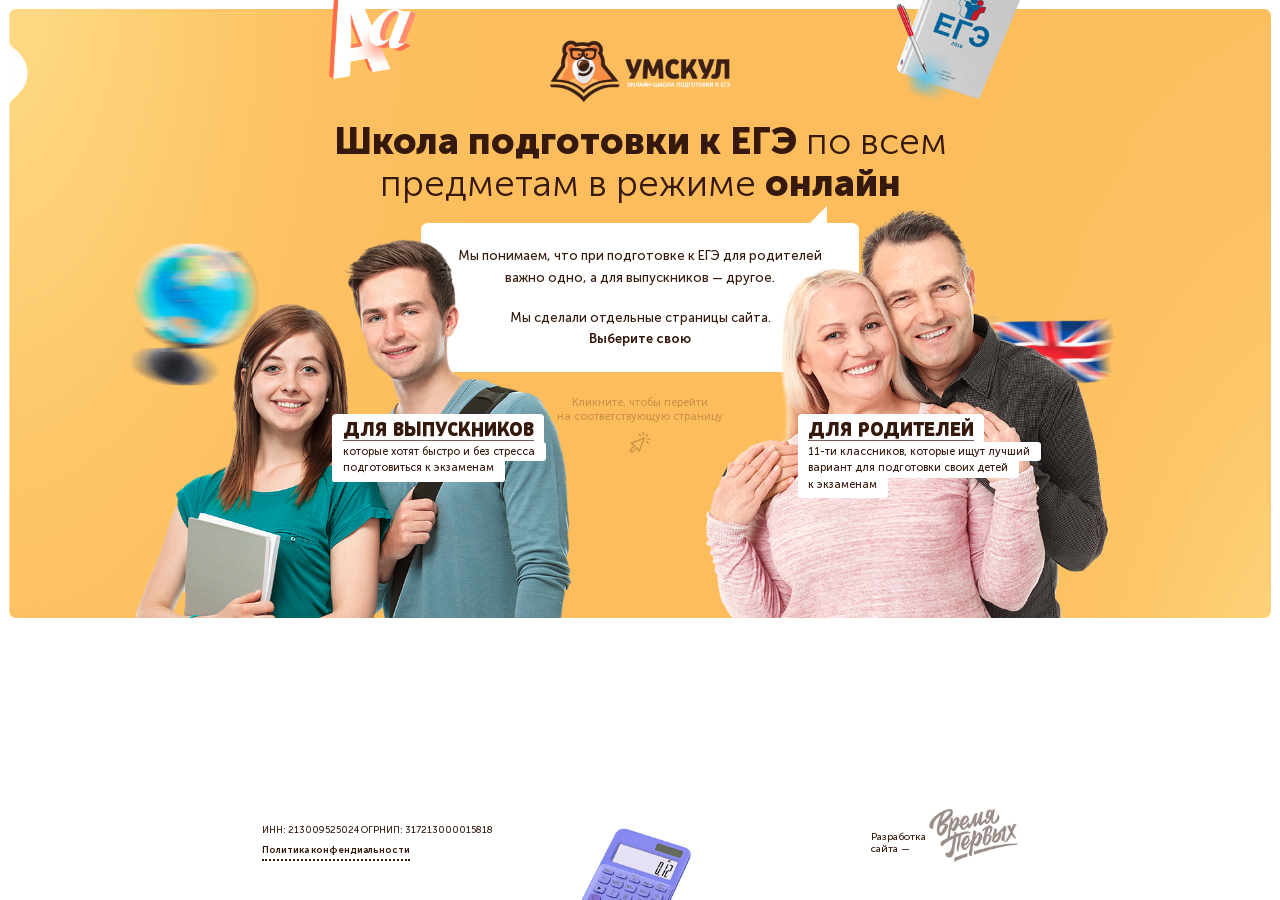
<file: index.html>
<!DOCTYPE html>
<html lang="en">
  <head>
    <meta charset="UTF-8"/>
    <title>УМСКУЛ - онлайн школа подготовки к ЕГЭ</title>
    <meta name="keywords" content=""/>
    <meta name="description" content=""/>
    <meta name="viewport" content="width=device-width, initial-scale=1.0, shrink-to-fit=no"/>
    <link href="css/style.css?0.3" rel="stylesheet"/>
  </head>
</html>
<body>
  <div class="wrapper">
    <!-- begin header-->
    <header class="header">
      <div class="container_center"><a class="header__logo" href="/"><img src="img/logo.png" alt=""/></a></div>
    </header>
    <!-- end header-->
    <!-- begin main__content-->
    <main class="main__content">
      <div class="firstScreen">
        <div class="container_center">
          <div class="firstScreen__title"><b>Школа подготовки к ЕГЭ</b> по всем <br>предметам в режиме <b>онлайн</b></div>
          <div class="firstScreen__sub">
            <p>Мы понимаем, что при подготовке к ЕГЭ для родителей <br>важно одно, а для выпускников — другое.</p>
            <p>Мы сделали отдельные страницы сайта. <br><b>Выберите свою</b></p>
          </div>
          <div class="firstScreen__info">Кликните, чтобы перейти <br>на соответствующую страницу <br><i class="icon-click"></i></div>
          <div class="firstScreen__item"><img class="firstScreen__itemImg" src="img/graduates.png" alt=""/><a class="firstScreen__itemLink" href="graduates/">
              <div class="firstScreen__itemName"><span>Для выпускников</span></div>
              <div class="firstScreen__itemText"><span>которые хотят быстро и без стресса </span><br/><span>подготовиться к экзаменам</span></div></a></div>
          <div class="firstScreen__item firstScreen__item_parents"><img class="firstScreen__itemImg" src="img/parents.png" alt=""/><a class="firstScreen__itemLink" href="parents/">
              <div class="firstScreen__itemName"><span>Для родителей</span></div>
              <div class="firstScreen__itemText"><span>11-ти классников, которые ищут лучший </span><br/><span>вариант для подготовки своих детей </span><br/><span>к экзаменам</span></div></a></div>
        </div>
      </div>
    </main>
    <!-- end main__content--><img class="decor decor_a" src="img/Аа.png" alt=""/><img class="decor decor_earth" src="img/Earth.png" alt=""/><img class="decor decor_book" src="img/book.png" alt=""/><img class="decor decor_flag" src="img/Flag.png" alt=""/><img class="decor decor_calc" src="img/Calculator.png" alt=""/>
  </div>
  <!-- begin footer-->
  <footer class="footer">
    <div class="container_center">
      <div class="footer__left">
        <div class="footer__inn">ИНН: 213009525024   ОГРНИП: 317213000015818</div><a class="footer__privacy" href="#" data-toggle="modal" data-target="#privacyModal">Политика конфендиальности</a>
      </div>
      <div class="footer__right"><a class="footer__time" href="http://timetofirst.ru" target="blank"><span class="footer__timeLabel">Разработка сайта  —</span><span class="footer__timeImg"><img src="img/time-logo.png"/><img src="img/time-logo-hover.png"/></span></a></div>
    </div>
  </footer>
  <!-- end footer-->
  <!-- begin Modal privacyModal-->
  <div class="modal fade privacyModal" id="privacyModal">
    <div class="modal-dialog">
      <div class="modal-content"><a class="modal-close" href="#" data-dismiss="modal"></a>
        <h2 class="section__title">Privacy policy</h2>
        <p>Lorem ipsum dolor sit amet, consectetur adipisicing elit. Rem voluptatem dignissimos ad nihil in beatae, veritatis sequi. Adipisci ex placeat tempore, quam quos error neque cupiditate, numquam ut praesentium sit.</p>
        <p>Lorem ipsum dolor sit amet, consectetur adipisicing elit, sed do eiusmod tempor incididunt ut labore et dolore magna aliqua. Ut enim ad minim veniam, quis nostrud exercitation ullamco laboris nisi ut aliquip ex ea commodo consequat. Duis aute irure dolor in reprehenderit in voluptate velit esse cillum dolore eu fugiat nulla pariatur. Excepteur sint occaecat cupidatat non proident, sunt in culpa qui officia deserunt mollit anim id est laborum.</p>
        <p>Lorem ipsum dolor sit amet, consectetur adipisicing elit, sed do eiusmod tempor incididunt ut labore et dolore magna aliqua. Ut enim ad minim veniam, quis nostrud exercitation ullamco laboris nisi ut aliquip ex ea commodo consequat. Duis aute irure dolor in reprehenderit in voluptate velit esse cillum dolore eu fugiat nulla pariatur. Excepteur sint occaecat cupidatat non proident, sunt in culpa qui officia deserunt mollit anim id est laborum.</p>
        <p>Lorem ipsum dolor sit amet, consectetur adipisicing elit, sed do eiusmod tempor incididunt ut labore et dolore magna aliqua. Ut enim ad minim veniam, quis nostrud exercitation ullamco laboris nisi ut aliquip ex ea commodo consequat. Duis aute irure dolor in reprehenderit in voluptate velit esse cillum dolore eu fugiat nulla pariatur. Excepteur sint occaecat cupidatat non proident, sunt in culpa qui officia deserunt mollit anim id est laborum.</p>
        <p>Lorem ipsum dolor sit amet, consectetur adipisicing elit, sed do eiusmod tempor incididunt ut labore et dolore magna aliqua. Ut enim ad minim veniam, quis nostrud exercitation ullamco laboris nisi ut aliquip ex ea commodo consequat. Duis aute irure dolor in reprehenderit in voluptate velit esse cillum dolore eu fugiat nulla pariatur. Excepteur sint occaecat cupidatat non proident, sunt in culpa qui officia deserunt mollit anim id est laborum.</p>
        <p>Lorem ipsum dolor sit amet, consectetur adipisicing elit, sed do eiusmod tempor incididunt ut labore et dolore magna aliqua. Ut enim ad minim veniam, quis nostrud exercitation ullamco laboris nisi ut aliquip ex ea commodo consequat. Duis aute irure dolor in reprehenderit in voluptate velit esse cillum dolore eu fugiat nulla pariatur. Excepteur sint occaecat cupidatat non proident, sunt in culpa qui officia deserunt mollit anim id est laborum.</p>
      </div>
    </div>
  </div>
  <!-- end Modal privacyModal -->
  <script type="text/javascript" src="js/jquery.js"></script>
  <script type="text/javascript" src="js/modal.js"></script>
  <script type="text/javascript" src="js/tab.js"></script>
  <script type="text/javascript" src="js/slick.min.js"></script>
  <script type="text/javascript" src="js/function.js?0.2"></script>
  <script type="text/javascript" src="//cdn.callbackhunter.com/cbh.js?hunter_code=4d92db8beb10a24f0a6e06c7a76208a8" charset="UTF-8"></script>
  <script type="text/javascript" src="https://vk.com/js/api/openapi.js?159"></script>
  <script src="https://apis.google.com/js/platform.js"></script>
</body>
</file>
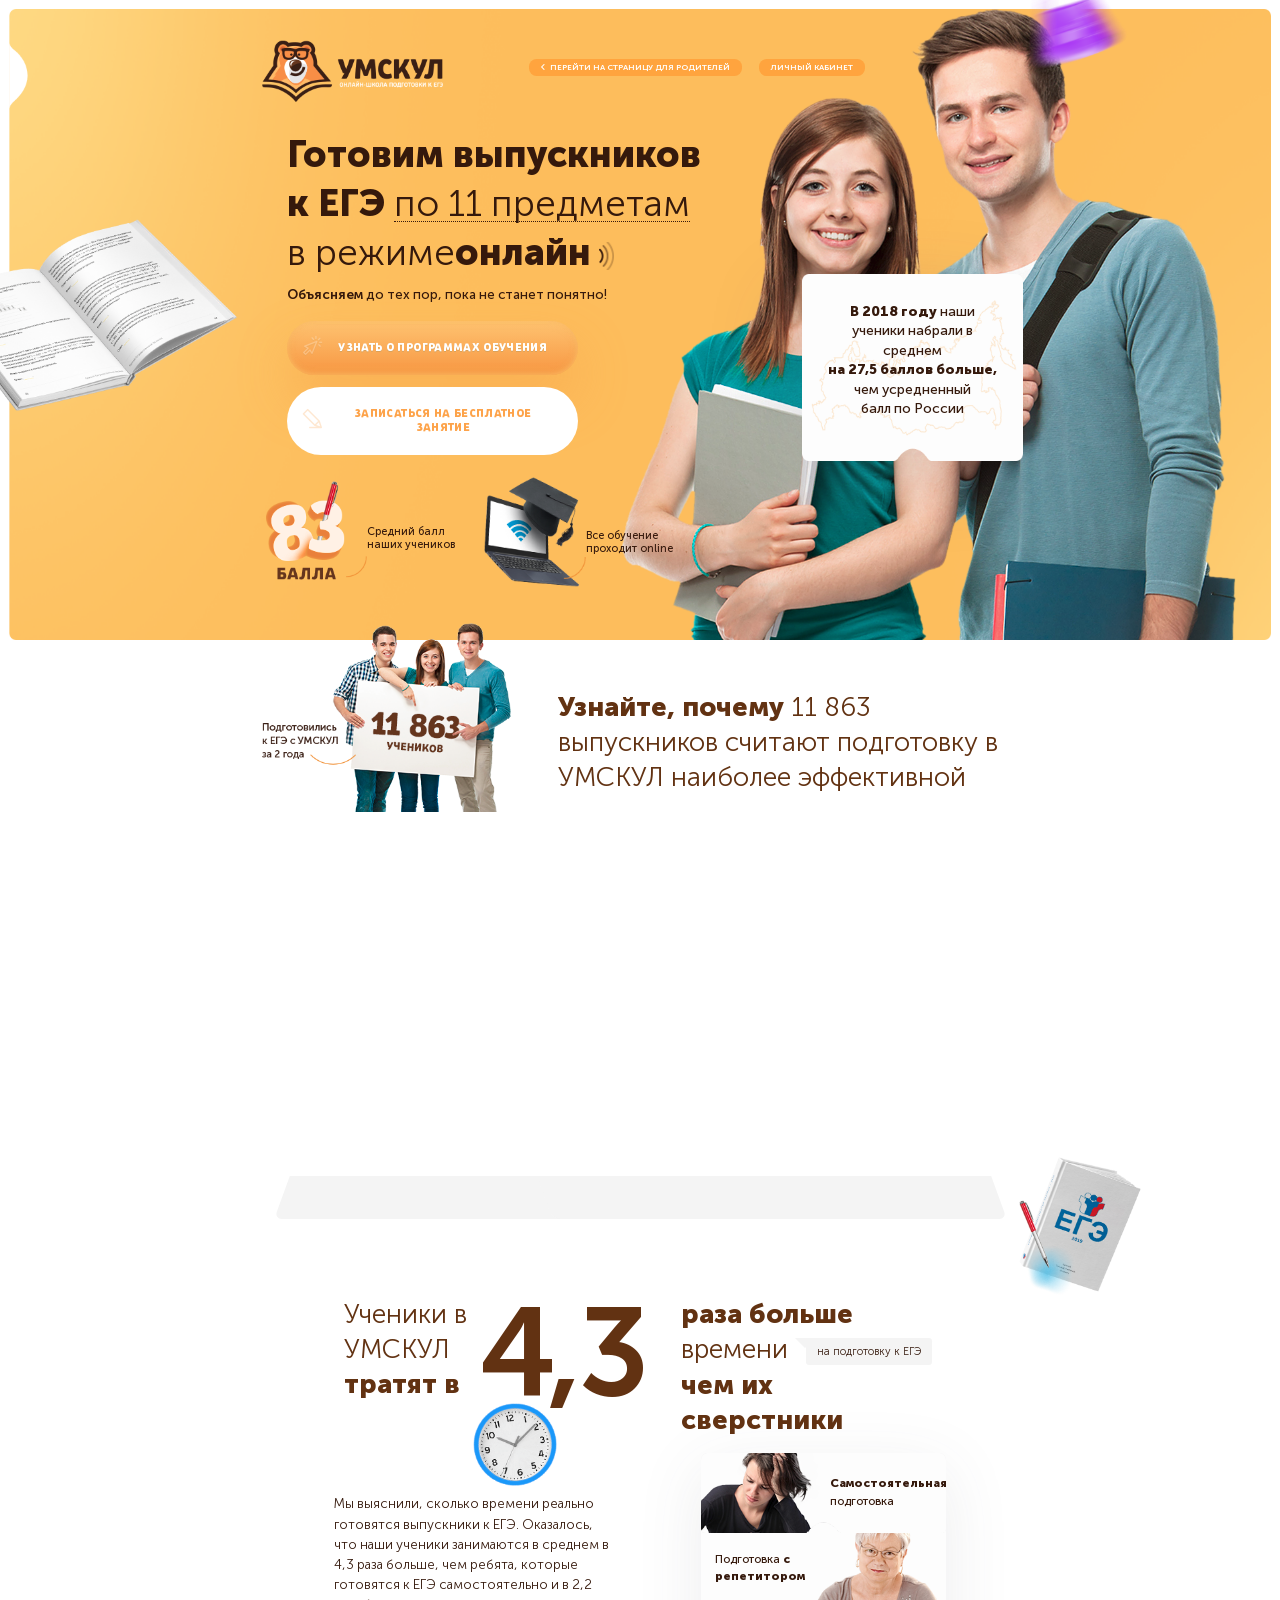
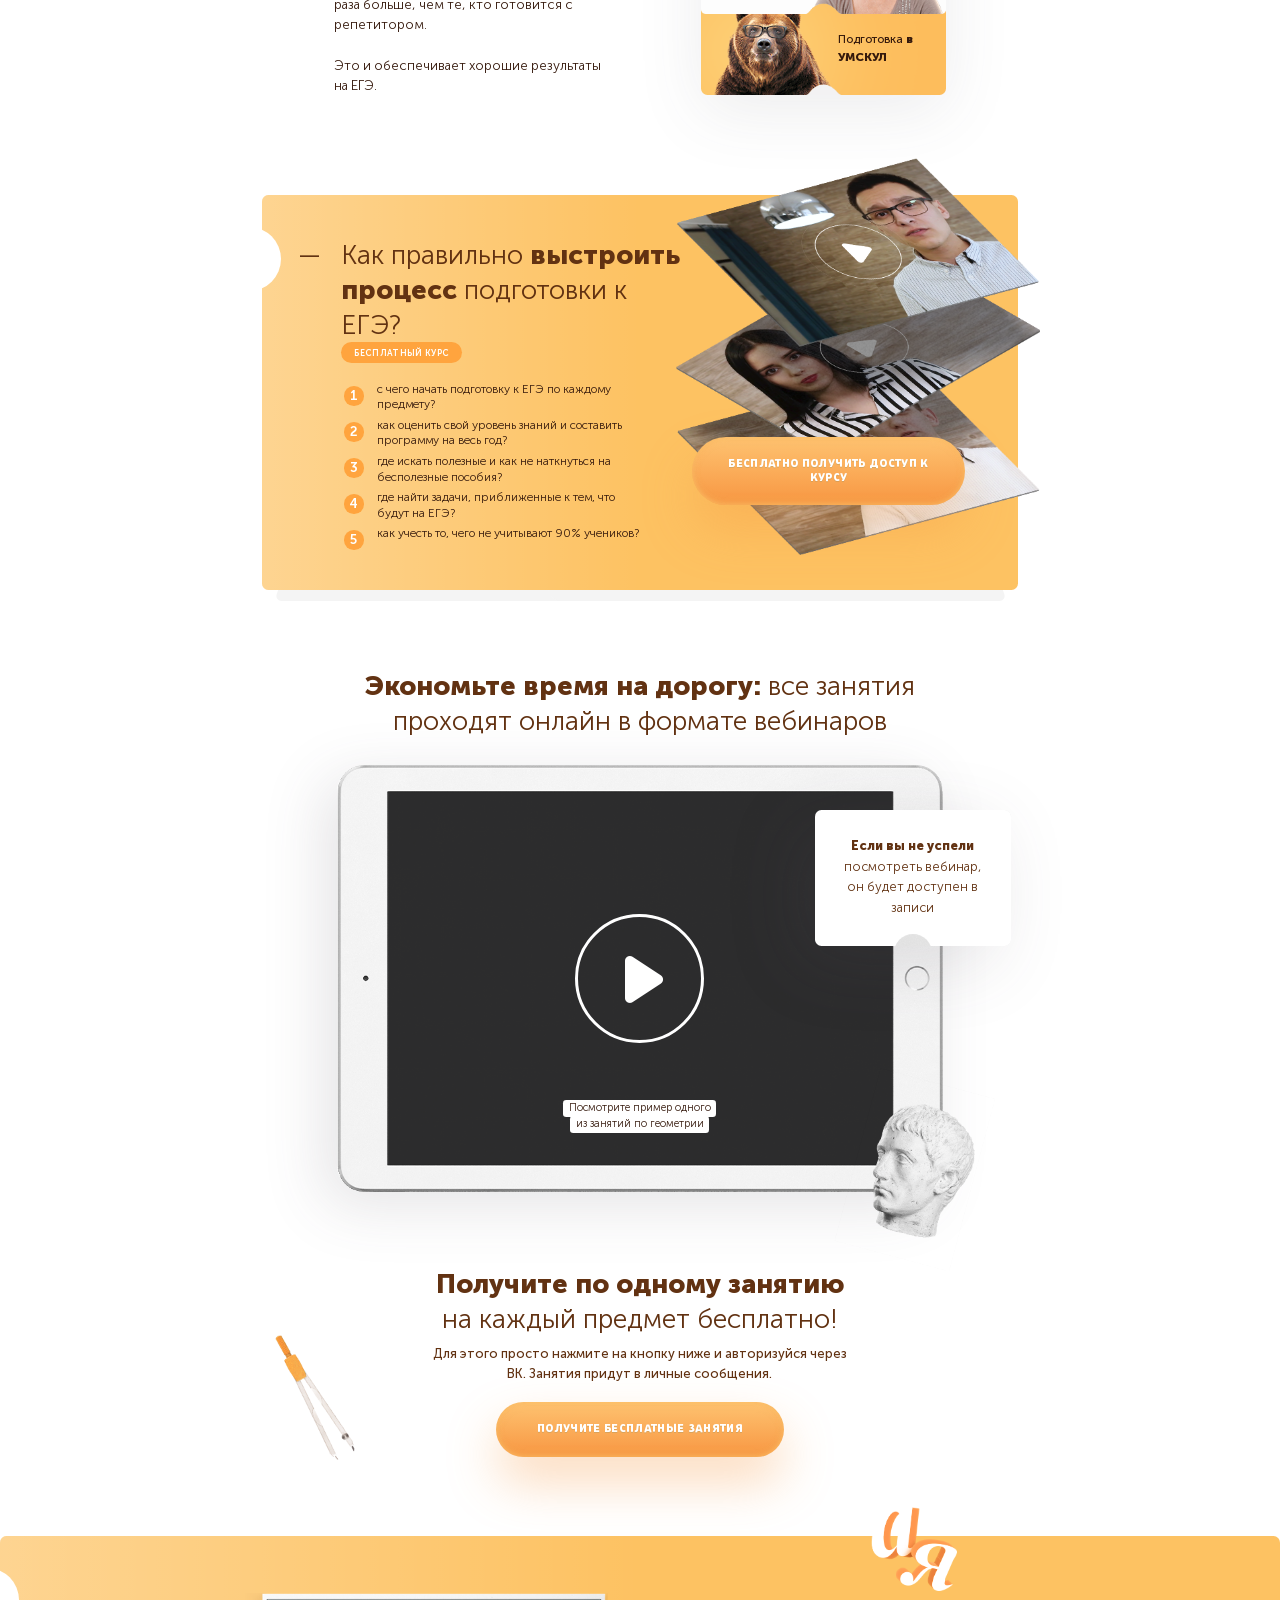
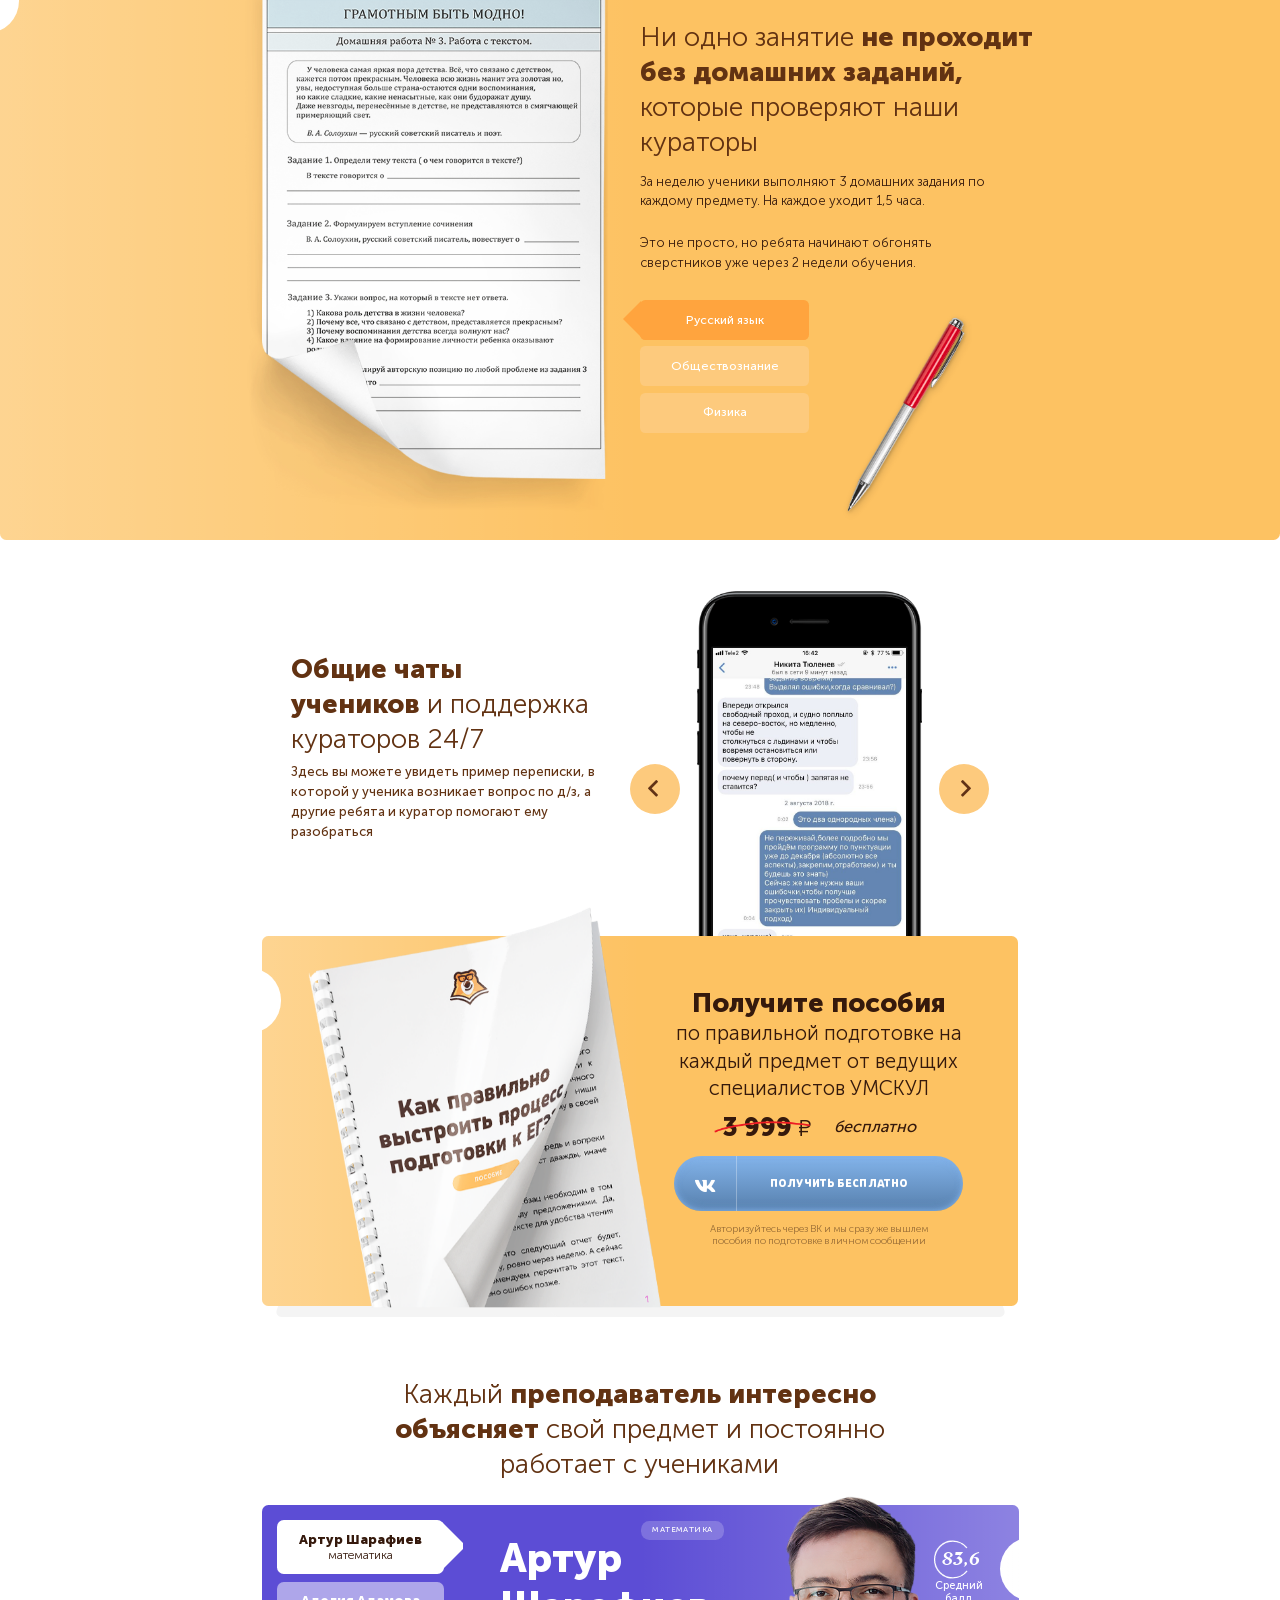
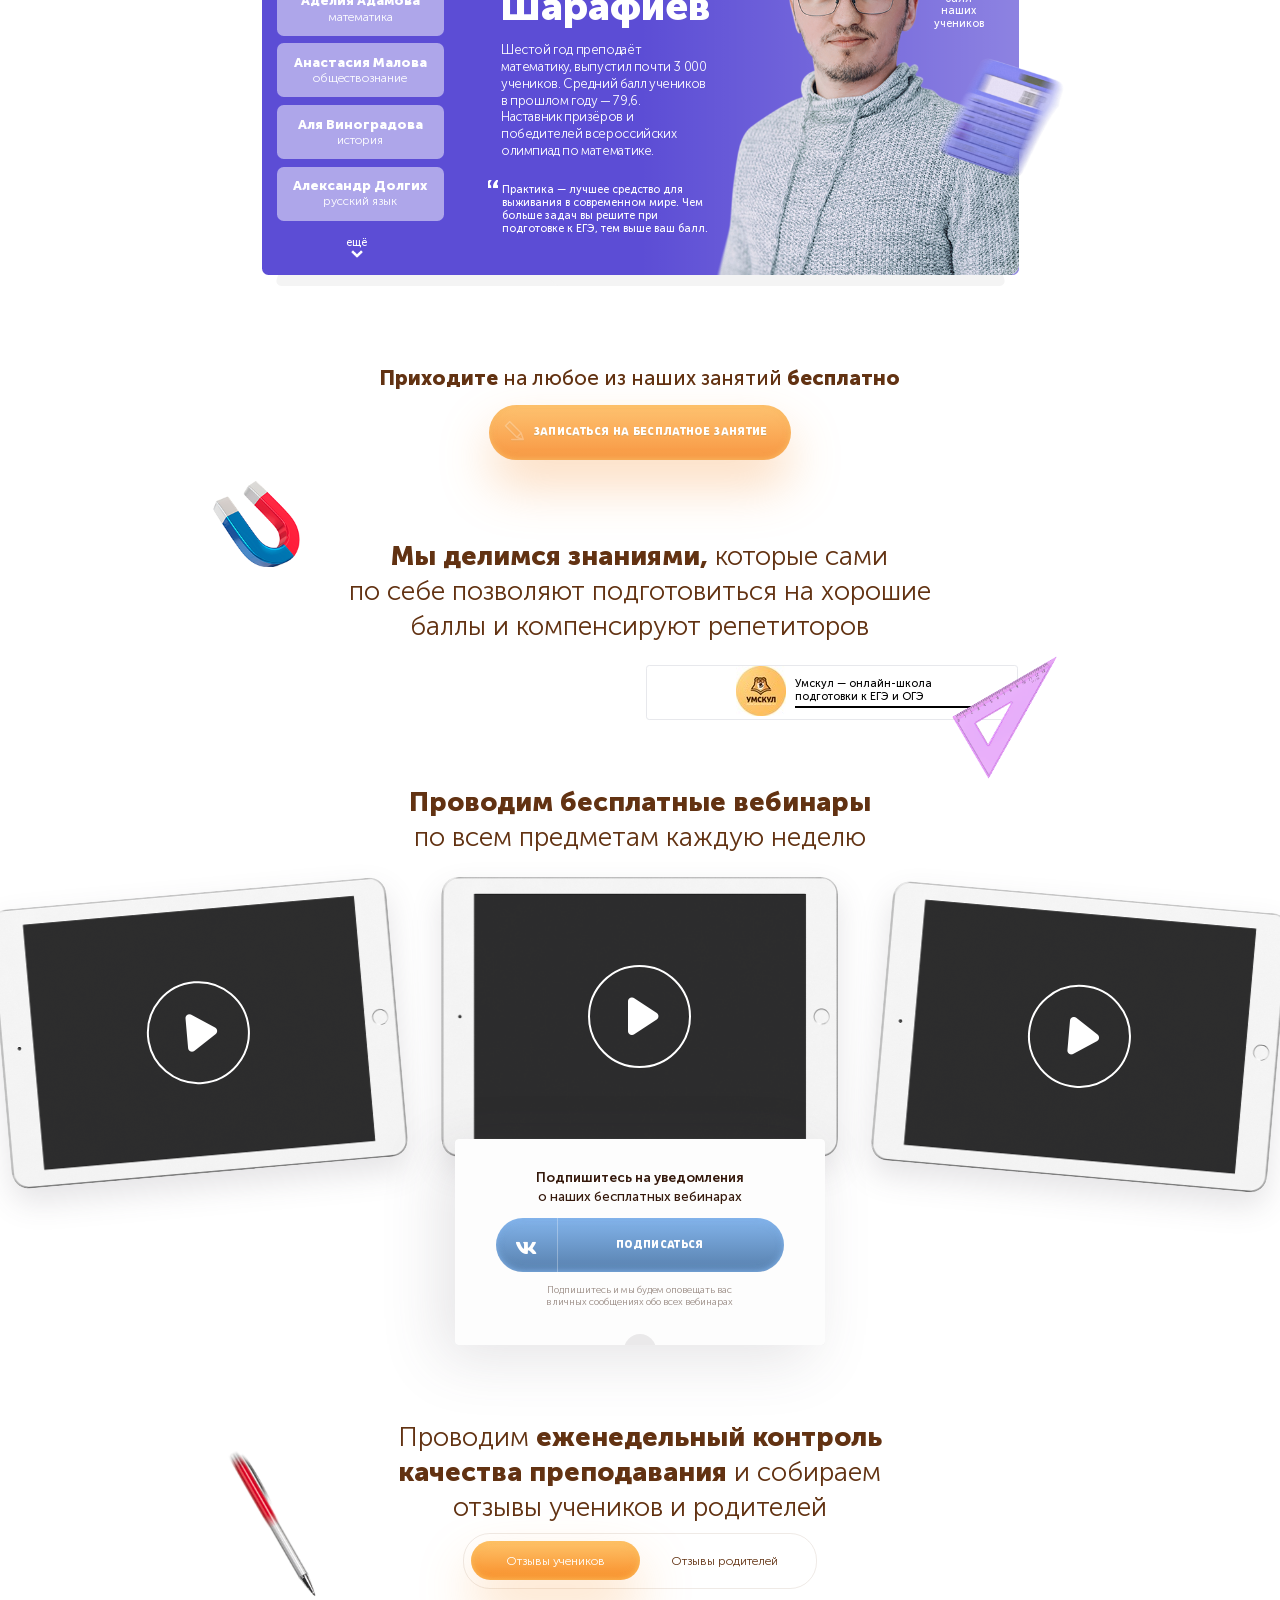
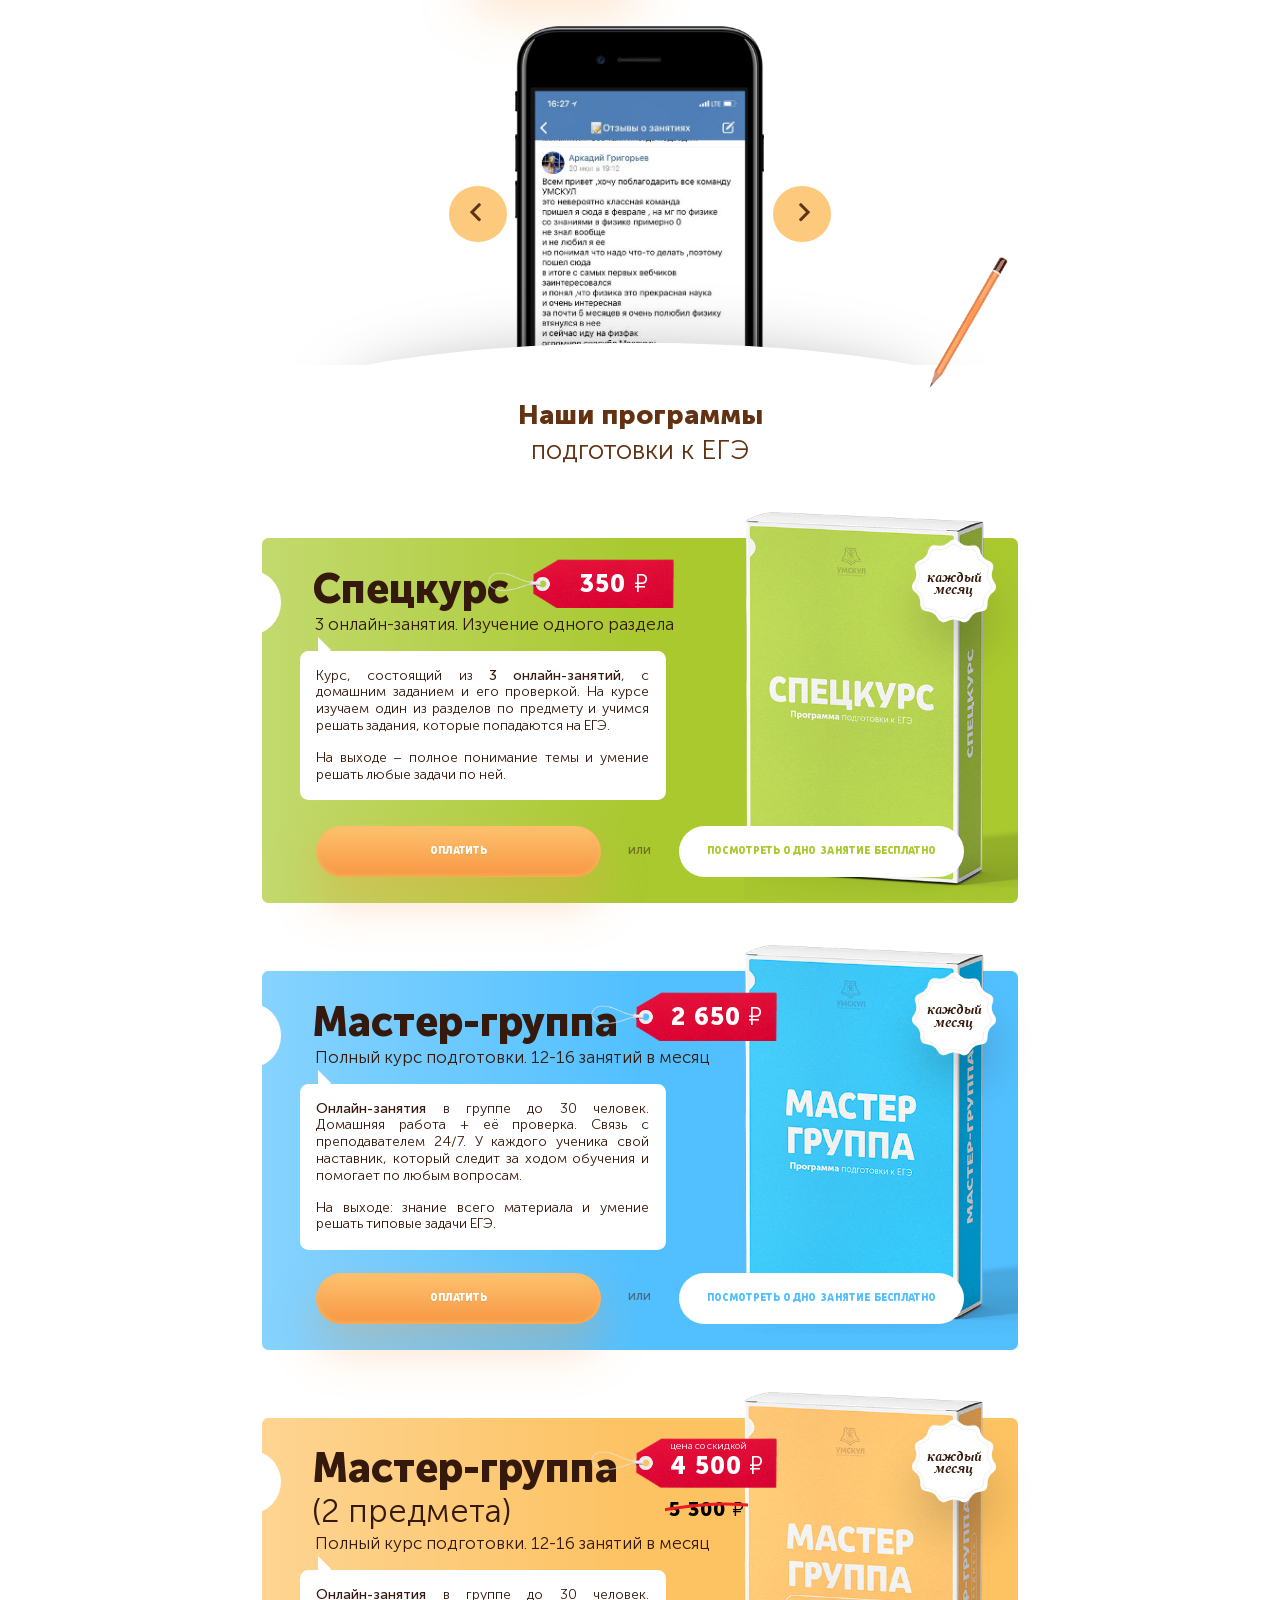
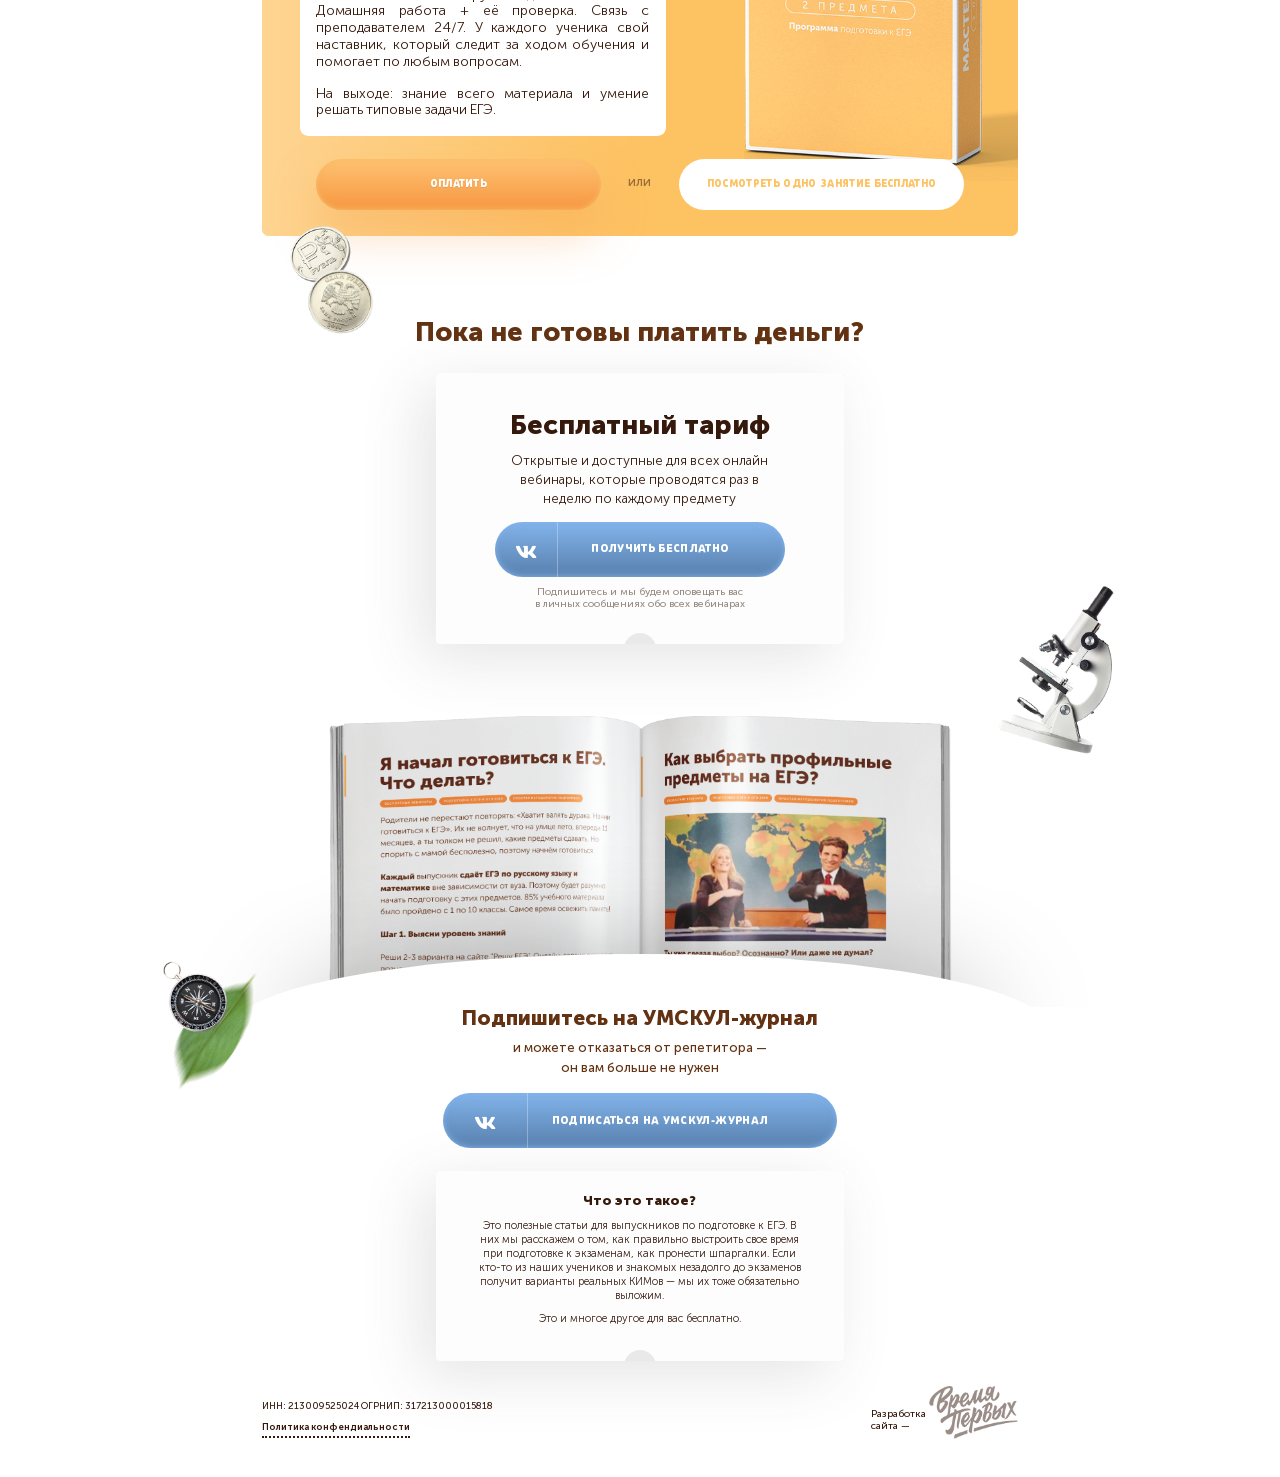
<file: graduates/index.html>
<!DOCTYPE html>
<html lang="en">
  <head>
    <meta charset="UTF-8"/>
    <title>УМСКУЛ - онлайн школа подготовки к ЕГЭ</title>
    <meta name="keywords" content=""/>
    <meta name="description" content=""/>
    <meta name="viewport" content="width=device-width, initial-scale=1.0, shrink-to-fit=no"/>
    <link href="../css/style.css?0.3" rel="stylesheet"/>
  </head>
</html>
<body>
  <div class="wrapper">
    <!-- begin header-->
    <header class="header header_nav">
      <div class="container_center"><a class="header__logo" href="../"><img src="../img/logo.png" alt=""/></a>
        <nav class="nav"><a href="../parents/" class="nav__link"><i class="icon-angle-left"></i> <span class="isDesktop">Перейти на страницу </span>для родителей</a>
<a href="http://umschool.net/wpm/start/" target="blank" class="nav__link">Личный кабинет</a>
        </nav>
      </div>
    </header>
    <!-- end header-->
    <!-- begin main__content -->
    <main class="main__content">
      <!-- begin firstScreen -->
      <section class="firstScreen firstScreen_in">
        <div class="container_center">
          <div class="firstScreen__content">
            <h1 class="firstScreen__title"> <b>Готовим выпускников <br/>к ЕГЭ </b><span class="thems__link">по 11 предметам 
                <div class="thems__drop"> 
                  <div class="thems__close"> </div>
                  <ul class="thems__list"> 
                    <li>Математика</li>
                    <li>Русский язык</li>
                    <li>Литература</li>
                    <li>Биология</li>
                    <li>Химия</li>
                    <li>Обществознание</li>
                    <li>История</li>
                    <li>Английский язык</li>
                    <li>Немецкий язык</li>
                    <li>Информатика</li>
                    <li>География</li>
                  </ul>
                </div></span><br> в режиме<b>онлайн</b><i class="icon-online"></i></h1>
            <div class="firstScreen__subtitle">
              <p> <b>Объясняем </b>до тех пор, пока не станет понятно!</p>
            </div>
            <div class="firstScreen__action"><a class="btn btn_success btn_icon" href="#programm" data-scrollTo="data-scrollTo"><i class="icon-click"> </i>Узнать о программах обучения</a><a class="btn btn_warning btn_icon" href="http://vk.me/umsch" target="blank"><i class="icon-pencil"> </i>Записаться на бесплатное занятие</a></div>
            <div class="firstScreen__grid isDesktop">
              <div class="firstScreen__gridItem">
                <div class="firstScreen__gridImg"> <img src="../img/info1.png" alt=""/></div>
                <div class="firstScreen__gridText">Средний балл наших учеников</div>
              </div>
              <div class="firstScreen__gridItem">
                <div class="firstScreen__gridImg"> <img src="../img/info2.png" alt=""/></div>
                <div class="firstScreen__gridText">Все обучение проходит online</div>
              </div>
            </div>
          </div>
          <div class="firstScreen__bage"> <b>В 2018 году </b>наши ученики набрали в среднем <br/><b>на 27,5 баллов больше, </b>чем усредненный <br>балл по России</div><img class="firstScreen__prev" src="../img/graduates-full.png" alt=""/>
        </div><img class="decor decor_flask" src="../img/Flask.png" alt=""/><img class="decor decor_book2" src="../img/Book2.png" alt=""/>
      </section>
      <!-- end firstScreen -->
      <!-- begin why -->
      <section class="why" id="why">
        <div class="container_center"><img class="isMobile" src="../img/point-mob.png" alt=""/>
          <div class="why__top"><img class="why__img isDesktop" src="../img/video-top.png" alt=""/>
            <h2 class="section__title"> <b>Узнайте, почему </b>11 863 выпускников считают подготовку в УМСКУЛ наиболее эффективной</h2>
          </div>
          <div class="trapeze">
            <div class="video__wrapper js_youtube" id="D1jqPgbT5mI"></div>
          </div><img class="decor decor_book" src="../img/book.png" alt=""/>
        </div>
      </section>
      <!-- end why -->
      <!-- begin time -->
      <section class="time" id="time">
        <div class="container_center">
          <div class="time__top">
            <div class="section__title isDesktop"> <span class="section__titleLeft">Ученики в УМСКУЛ <b>тратят в</b></span><span class="section__titleRight"> <b>раза больше </b><br/>времени <span class="section__titleBage">на подготовку к ЕГЭ </span><br/><b>чем их сверстники </b></span><span class="section__titleCenter"> <span class="section__titleNum">3,4</span></span><img class="decor decor_time" src="../img/Time.png" alt=""/></div>
            <h2 class="section__title isMobile">Ученики в УМСКУЛ <b>тратят в 4,3 раза больше </b>времени, на подготовку к ЕГЭ <b>чем их сверстники</b><img class="decor decor_time" src="../img/Time.png" alt=""/></h2>
            <div class="time__topRow">
              <div class="time__topLeft">
                <p>Мы выяснили, сколько времени реально готовятся выпускники к ЕГЭ. Оказалось, что наши ученики занимаются в среднем в 4,3 раза больше, чем ребята, которые готовятся к ЕГЭ самостоятельно и в 2,2 раза больше, чем те, кто готовится с репетитором.</p>
                <p>Это и обеспечивает хорошие результаты на ЕГЭ.</p>
              </div>
              <div class="time__topRight">
                <div class="time__topList">
                  <div class="time__topItem"><img src="../img/student.png" alt=""/>
                    <div class="time__topText"> <span><b>Самостоятельная</b> подготовка</span></div>
                  </div>
                  <div class="time__topItem time__topItem_left"><img src="../img/teach.png" alt=""/>
                    <div class="time__topText"> <span>Подготовка <b>с репетитором</b></span></div>
                  </div>
                  <div class="time__topItem"><img src="../img/bear.png" alt=""/>
                    <div class="time__topText"> <span>Подготовка <b>в УМСКУЛ</b></span></div>
                  </div>
                </div>
              </div>
            </div>
          </div>
          <div class="time__bottom">
            <div class="trapeze">
              <div class="labeled__wrap">
                <div class="labeled"></div>
                <div class="time__bottomLeft">
                  <div class="section__title">Как правильно <b>выстроить процесс </b>подготовки к ЕГЭ?</div>
                  <div class="time__bage">Бесплатный курс</div>
                  <ol class="listNumber">
                    <li class="listNumber__item">с чего начать подготовку к ЕГЭ по каждому предмету?</li>
                    <li class="listNumber__item">как оценить свой уровень знаний и составить программу на весь год?</li>
                    <li class="listNumber__item">где искать полезные и как не наткнуться на бесполезные пособия?</li>
                    <li class="listNumber__item">где найти задачи, приближенные к тем, что будут на ЕГЭ?</li>
                    <li class="listNumber__item">как учесть то, чего не учитывают 90% учеников? </li>
                  </ol>
                </div>
                <div class="time__bottomRight"><img class="time__bottomCollage" src="../img/video-group.png" alt=""/><a class="btn btn_success" href="https://vk.com/app5728966_-124303372#368207" target="blank">Бесплатно получить доступ к курсу</a></div>
              </div>
            </div>
          </div>
        </div>
      </section>
      <!-- end time -->
      <!-- begin economy -->
      <section class="economy" id="economy">
        <div class="container_center">
          <h2 class="section__title section__title_center"><b>Экономьте время на дорогу:</b>  все занятия <br>проходят онлайн в формате вебинаров</h2>
          <div class="economy__wrap">
            <div class="economy__video">
              <div class="video__wrapper js_youtube" id="w0nJPhjpjFU">
                <div class="economy__info"> <span>Посмотрите пример одного </span><br/><span>из занятий по геометрии</span></div>
              </div>
            </div>
            <div class="economy__bage"> <span class="economy__bageText"><b>Если вы не успели </b>посмотреть вебинар, он будет доступен в записи</span></div><img class="decor decor_head" src="../img/Head.png" alt=""/>
          </div>
        </div>
      </section>
      <!-- end economy -->
      <!-- begin takeFree -->
      <section class="takeFree" id="takeFree">
        <div class="container_center">
          <h2 class="section__title section__title_center"><b>Получите по одному занятию</b> <br>на каждый предмет бесплатно!</h2>
          <div class="section__sub">Для этого просто нажмите на кнопку ниже и авторизуйся через <br>ВК. Занятия придут в личные сообщения.</div>
          <div class="takeFree__action"><a class="btn btn_success" href="https://vk.com/app5728966_-124303372#368208" target="blank">Получите бесплатные занятия</a></div><img class="decor decor_circule" src="../img/circule.png" alt=""/>
        </div>
      </section>
      <!-- end takeFree -->
      <!-- begin dz -->
      <section class="dz" id="dz">
        <div class="labeled__wrap">
          <div class="labeled"></div>
          <div class="container_center">
            <div class="dz__left">
              <div class="dz__item active" id="dz1"><img src="../img/zadanie.png" alt=""/></div>
              <div class="dz__item" id="dz2"><img src="../img/zadanie2.png" alt=""/></div>
              <div class="dz__item" id="dz3"><img src="../img/zadanie3.png" alt=""/></div>
            </div>
            <div class="dz__right">
              <h2 class="section__title">Ни одно занятие <b>не проходит </b><br/><b>без домашних заданий, </b><br/>которые проверяют наши <br/>кураторы</h2>
              <p>За неделю ученики выполняют 3 домашних задания по каждому предмету. На каждое уходит 1,5 часа.</p>
              <p>Это не просто, но ребята начинают обгонять сверстников уже через 2 недели обучения.</p>
              <ul class="dz__togle">
                <li class="dz__arrow dz__prev isMobile"><i class="icon-prev"></i></li>
                <li class="dz__togleItem active"><a class="dz__togleLink active" href="#dz1" data-toggle="tab">Русский язык</a></li>
                <li class="dz__togleItem"><a class="dz__togleLink" href="#dz2" data-toggle="tab">Обществознание</a></li>
                <li class="dz__togleItem"><a class="dz__togleLink" href="#dz3" data-toggle="tab">Физика</a></li>
                <li class="dz__arrow dz__next isMobile"><i class="icon-next"></i></li>
              </ul>
            </div>
          </div>
        </div><img class="decor decor_aya" src="../img/АЯ.png" alt=""/><img class="decor decor_pen" src="../img/Pen.png" alt=""/>
      </section>
      <!-- end dz -->
      <!-- begin chats -->
      <section class="chats">
        <div class="container_center">
          <div class="chats__left">
            <h2 class="section__title"><b>Общие чаты <br>учеников</b> и поддержка кураторов 24/7</h2>
            <div class="section__sub">Здесь вы можете увидеть пример переписки, в которой у ученика возникает вопрос по д/з, а другие ребята и куратор помогают ему разобраться</div>
          </div>
          <div class="chats__right">
            <div class="chats__slider">
              <div class="chats__sliderItem"><img src="../img/ch1.jpg" alt=""/></div>
              <div class="chats__sliderItem"><img src="../img/ch2.jpg" alt=""/></div>
              <div class="chats__sliderItem"><img src="../img/ch3.jpg" alt=""/></div>
              <div class="chats__sliderItem"><img src="../img/ch4.jpg" alt=""/></div>
              <div class="chats__sliderItem"><img src="../img/ch5.jpg" alt=""/></div>
              <div class="chats__sliderItem"><img src="../img/ch6.jpg" alt=""/></div>
              <div class="chats__sliderItem"><img src="../img/ch7.jpg" alt=""/></div>
            </div>
          </div>
        </div>
      </section>
      <!-- end chats -->
      <!-- begin guide -->
      <section class="guide">
        <div class="container_center">
          <div class="trapeze">
            <div class="labeled__wrap">
              <div class="labeled"></div>
              <div class="guide__left"><img src="../img/guide.png" alt=""/></div>
              <div class="guide__right">
                <h2 class="section__title"> <b>Получите пособия </b><small>по правильной подготовке на каждый предмет от ведущих специалистов УМСКУЛ</small></h2>
                <div class="guide__sell"><span class="guide__price">3 999 <span class="rub"> </span></span><span class="guide__free">бесплатно</span></div>
                <div class="guide__action"><a class="btn btn_primary btn_vk" href="https://vk.com/app5728966_-124303372#368252" target="blank"><i class="icon-vk"> </i>Получить бесплатно</a>
                  <div class="guide__info">Авторизуйтесь через ВК и мы сразу же вышлем <br>пособия по подготовке в личном сообщении</div>
                </div>
              </div>
            </div>
          </div>
        </div>
      </section>
      <!-- end guide -->
      <!-- begin teachers -->
      <section class="teachers">
        <div class="container_center">
          <h2 class="section__title section__title_center">Каждый <b>преподаватель интересно <br>объясняет </b>свой предмет и постоянно <br/>работает с учениками</h2>
          <div class="trapeze">
            <div class="teachers__tumbs">
              <div class="teachers__tumb">
                <div class="teachers__tumbName">Артур Шарафиев</div>
                <div class="teachers__tumbTheme">математика</div>
              </div>
              <div class="teachers__tumb">
                <div class="teachers__tumbName">Аделия Адамова</div>
                <div class="teachers__tumbTheme">математика</div>
              </div>
              <div class="teachers__tumb">
                <div class="teachers__tumbName">Анастасия Малова</div>
                <div class="teachers__tumbTheme">обществознание</div>
              </div>
              <div class="teachers__tumb">
                <div class="teachers__tumbName">Аля Виноградова</div>
                <div class="teachers__tumbTheme">история</div>
              </div>
              <div class="teachers__tumb">
                <div class="teachers__tumbName">Александр Долгих</div>
                <div class="teachers__tumbTheme">русский язык</div>
              </div>
              <div class="teachers__tumb">
                <div class="teachers__tumbName">Жанна Казанская</div>
                <div class="teachers__tumbTheme">биология</div>
              </div>
              <div class="teachers__tumb">
                <div class="teachers__tumbName">Клим Корнеевец</div>
                <div class="teachers__tumbTheme">химия</div>
              </div>
              <div class="teachers__tumb">
                <div class="teachers__tumbName">Виктория Ланская</div>
                <div class="teachers__tumbTheme">информатика</div>
              </div>
              <div class="teachers__tumb">
                <div class="teachers__tumbName">Макс Тесла</div>
                <div class="teachers__tumbTheme">физика</div>
              </div>
              <div class="teachers__tumb">
                <div class="teachers__tumbName">Фариша Князева</div>
                <div class="teachers__tumbTheme">литература</div>
              </div>
              <div class="teachers__tumb">
                <div class="teachers__tumbName">Юлия Миронова</div>
                <div class="teachers__tumbTheme">английский язык</div>
              </div>
              <div class="teachers__tumb">
                <div class="teachers__tumbName">Камилла Малиновская</div>
                <div class="teachers__tumbTheme">английский язык</div>
              </div>
              <div class="teachers__tumb">
                <div class="teachers__tumbName">Виктория Ларионова</div>
                <div class="teachers__tumbTheme">немецкий язык</div>
              </div>
              <div class="teachers__tumb">
                <div class="teachers__tumbName">Надежда Ковалевская</div>
                <div class="teachers__tumbTheme">базовая математика</div>
              </div>
              <div class="teachers__tumb">
                <div class="teachers__tumbName">Алина Вернадская</div>
                <div class="teachers__tumbTheme">география</div>
              </div>
            </div>
            <div class="teachers__slider">
              <div class="teachers__slide">
                <div class="labeled labeled_primary labeled_right"></div>
                <div class="teachers__left">
                  <div class="teachers__photo isMobile"><img src="../img/teacher/1-2.png" alt=""/></div>
                  <div class="teachers__name">Артур Шарафиев</div>
                  <div class="teachers__bage">математика</div>
                  <div class="teachers__text">Шестой год преподаёт математику, выпустил почти 3 000 учеников. Средний балл учеников в прошлом году — 79,6.<br/>Наставник призёров и победителей всероссийских олимпиад по математике.</div>
                  <div class="teachers__quote">Практика — лучшее средство для выживания в современном мире. Чем больше задач вы решите при подготовке к ЕГЭ, тем выше ваш балл.</div>
                </div>
                <div class="teachers__right">
                  <div class="teachers__img isDesktop"><img src="../img/teacher/1.png" alt=""/><img class="teachers__imgDec" src="../img/teacher/1-1.png" alt=""/></div>
                  <div class="teachers__rate">
                    <div class="teachers__rateNum">83,6</div>Средний балл наших учеников
                  </div>
                </div>
              </div>
              <div class="teachers__slide">
                <div class="labeled labeled_violet labeled_right"></div>
                <div class="teachers__left">
                  <div class="teachers__photo isMobile"><img src="../img/teacher/14-2.png" alt=""/></div>
                  <div class="teachers__name">Аделия Адамова</div>
                  <div class="teachers__bage">математика</div>
                  <div class="teachers__text">В 2013 году закончила школу с серебряной медалью и сдала математику на 96 баллов. 5-летний стаж преподавания + красный диплом КФУ по направлению: Преподаватель математики и информатики. На данный момент поступает в магистратуру в Москве.</div>
                  <div class="teachers__quote">В этом мире нет нерешаемых проблем, а в ЕГЭ по математике - задач! Все, что нужно от тебя при подготовке - это терпение, спокойствие, трудолюбие и бешеное желание!)</div>
                </div>
                <div class="teachers__right">
                  <div class="teachers__img isDesktop"><img src="../img/teacher/14.png" alt=""/><img class="teachers__imgDec" src="../img/teacher/1-1.png" alt=""/></div>
                  <div class="teachers__rate">
                    <div class="teachers__rateNum">78,4</div>Средний балл наших учеников
                  </div>
                </div>
              </div>
              <div class="teachers__slide">
                <div class="labeled labeled_yellow labeled_right"></div>
                <div class="teachers__left">
                  <div class="teachers__photo isMobile"><img src="../img/teacher/2-2.png" alt=""/></div>
                  <div class="teachers__name">Анастасия Малова</div>
                  <div class="teachers__bage">обществознание</div>
                  <div class="teachers__text">В 2016 году сама сдала ЕГЭ по обществознанию на 96 баллов. Уже третий год готовит учеников к экзамену по обществознанию. <br>В прошлом году средний балл учеников был 89,6.</div>
                  <div class="teachers__quote">Я студентка Казанского Федерального Университета Института управления, экономики и финансов. И я просто фанат своего дела, обожаю обществознание и каждый раз стараюсь передать это ученикам.</div>
                </div>
                <div class="teachers__right">
                  <div class="teachers__img isDesktop"><img src="../img/teacher/2.png" alt=""/><img class="teachers__imgDec" src="../img/teacher/2-1.png" alt=""/></div>
                  <div class="teachers__rate">
                    <div class="teachers__rateNum">89,6</div>Средний балл наших учеников
                  </div>
                </div>
              </div>
              <div class="teachers__slide">
                <div class="labeled labeled_purple labeled_right"></div>
                <div class="teachers__left">
                  <div class="teachers__photo isMobile"><img src="../img/teacher/3-2.png" alt=""/></div>
                  <div class="teachers__name">Аля Виноградова</div>
                  <div class="teachers__bage">история</div>
                  <div class="teachers__text">Готовит к ЕГЭ по истории 6 лет. За последний год 11 учеников набрали 100 баллов на ЕГЭ, больше 100 написали экзамен по истории набрали 90+ баллов.</div>
                  <div class="teachers__quote">История сложна только для тех, кто не понимает ее. Учитесь не зубрить, а разбираться в историческом процессе, получать удовольствие от соприкосновения с событиями. Игры, фильмы, аудио, прибаутки дадут жизнь знаниям, а они на основе практики и грамотной методики подготовки выльются в 90+.</div>
                </div>
                <div class="teachers__right">
                  <div class="teachers__img isDesktop"><img src="../img/teacher/3.png" alt=""/><img class="teachers__imgDec" src="../img/teacher/3-1.png" alt=""/></div>
                  <div class="teachers__rate">
                    <div class="teachers__rateNum">82,4</div>Средний балл наших учеников
                  </div>
                </div>
              </div>
              <div class="teachers__slide">
                <div class="labeled labeled_orange labeled_right"></div>
                <div class="teachers__left">
                  <div class="teachers__photo isMobile"><img src="../img/teacher/4-2.png" alt=""/></div>
                  <div class="teachers__name">Александр Долгих</div>
                  <div class="teachers__bage">русский язык</div>
                  <div class="teachers__text">Третий год готовит учеников к ЕГЭ по русскому языку. В 2018 выпустил 12 стобалльников, 27 учеников, сдавших ЕГЭ на 98 баллов и 30 - на 95 баллов.</div>
                  <div class="teachers__quote">Грамотно быть модно! <br>И это важно понимать. Мода на подвороты пройдет, как и мода на знание всех рэперов. Мода на спиннеры уже прошла, как и мода на знание всех блогеров. А вот грамотность? Красота речи всегда будет с тобой, дружище!</div>
                </div>
                <div class="teachers__right">
                  <div class="teachers__img isDesktop"><img src="../img/teacher/4.png" alt=""/><img class="teachers__imgDec" src="../img/teacher/4-1.png" alt=""/></div>
                  <div class="teachers__rate">
                    <div class="teachers__rateNum">94,2</div>Средний балл наших учеников
                  </div>
                </div>
              </div>
              <div class="teachers__slide">
                <div class="labeled labeled_green labeled_right"></div>
                <div class="teachers__left">
                  <div class="teachers__photo isMobile"><img src="../img/teacher/5-2.png" alt=""/></div>
                  <div class="teachers__name">Жанна Казанская</div>
                  <div class="teachers__bage">биология</div>
                  <div class="teachers__text">В 2012 году сдала ЕГЭ по биологии на 100 баллов, по химии на 100 баллов, по русскому на 90 баллов. Пятый год преподает биологию выпускникам. В 2018 закончила КГМУ с отличием.</div>
                  <div class="teachers__quote">Нам предстоит интенсивный и интересный год. Я научу вас по-другому относиться к ЕГЭ, щёлкать задачки и творчески подходить к заданиям второй части. ЕГЭ на 100 - просто!</div>
                </div>
                <div class="teachers__right">
                  <div class="teachers__img isDesktop"><img src="../img/teacher/5.png" alt=""/><img class="teachers__imgDec" src="../img/teacher/5-1.png" alt=""/></div>
                  <div class="teachers__rate">
                    <div class="teachers__rateNum">83,7</div>Средний балл наших учеников
                  </div>
                </div>
              </div>
              <div class="teachers__slide">
                <div class="labeled labeled_primary labeled_right"></div>
                <div class="teachers__left">
                  <div class="teachers__photo isMobile"><img src="../img/teacher/6-2.png" alt=""/></div>
                  <div class="teachers__name">Клим Корнеевец</div>
                  <div class="teachers__bage">химия</div>
                  <div class="teachers__text">Призёр, лауреат и победитель всероссийских олимпиад по химии и биологии. Является членом общества «Научно-интеллектуальный потенциал России». <br>На ЕГЭ 2018 года 3 его ученика набрали 100 баллов, 7 — 98 баллов, и 41 ученик — на 80+ баллов.</div>
                  <div class="teachers__quote">Никогда не делайте то, что не любите — пара слов о том, к чему может привести безответное отношение к наукам.</div>
                </div>
                <div class="teachers__right">
                  <div class="teachers__img isDesktop"><img src="../img/teacher/6.png" alt=""/><img class="teachers__imgDec" src="../img/teacher/6-1.png" alt=""/></div>
                  <div class="teachers__rate">
                    <div class="teachers__rateNum">85,0</div>Средний балл наших учеников
                  </div>
                </div>
              </div>
              <div class="teachers__slide">
                <div class="labeled labeled_lgreen labeled_right"></div>
                <div class="teachers__left">
                  <div class="teachers__photo isMobile"><img src="../img/teacher/7-2.png" alt=""/></div>
                  <div class="teachers__name">Виктория Ланская</div>
                  <div class="teachers__bage">информатика</div>
                  <div class="teachers__text">Oкончила школу с золотой медалью, сдала ЕГЭ по информатике на 100 баллов. Поступила в Казанский Федеральный Университет Высшей школы информационных технологий и информационных систем. </div>
                  <div class="teachers__quote">Искренне люблю свой предмет и считаю, что его должен полюбить каждый, кто собирается сдавать экзамен. Ведь будущее за людьми, умеющими логически мыслить. Учу понимать и думать, а не зубрить решения!</div>
                </div>
                <div class="teachers__right">
                  <div class="teachers__img isDesktop"><img src="../img/teacher/7.png" alt=""/><img class="teachers__imgDec" src="../img/teacher/7-1.png" alt=""/></div>
                  <div class="teachers__rate">
                    <div class="teachers__rateNum">84,8</div>Средний балл наших учеников
                  </div>
                </div>
              </div>
              <div class="teachers__slide">
                <div class="labeled labeled_lprimary labeled_right"></div>
                <div class="teachers__left">
                  <div class="teachers__photo isMobile"><img src="../img/teacher/8-2.png" alt=""/></div>
                  <div class="teachers__name">Макс Тесла</div>
                  <div class="teachers__bage">физика</div>
                  <div class="teachers__text">Студент МГУ им. Ломоносова механико-математический факультета. В 2017 году сдал ЕГЭ по физике на 96 баллов, математику - 98, русский - 100. <br/>Второй год готовит ребят к ЕГЭ по физике. В 2018 году выпустил 69 учеников, набравших 85+ баллов, среди которых 3 стобалльника.</div>
                  <div class="teachers__quote">Моя цель — помочь вам определить направление подготовки и познакомить с физикой, одной из самых поразительных наук на свете.</div>
                </div>
                <div class="teachers__right">
                  <div class="teachers__img isDesktop"><img src="../img/teacher/8.png" alt=""/><img class="teachers__imgDec" src="../img/teacher/8-1.png" alt=""/></div>
                  <div class="teachers__rate">
                    <div class="teachers__rateNum">82,0</div>Средний балл наших учеников
                  </div>
                </div>
              </div>
              <div class="teachers__slide">
                <div class="labeled labeled_gray labeled_right"></div>
                <div class="teachers__left">
                  <div class="teachers__photo isMobile"><img src="../img/teacher/9-2.png" alt=""/></div>
                  <div class="teachers__name">Фариша Князева</div>
                  <div class="teachers__bage">литература</div>
                  <div class="teachers__text">Студентка факультета журналистики МГУ. Сдала ЕГЭ по литературе на 100 баллов. В 2018 году выпустила 25-стобалльников, 123 ученика набрали 90+, 252 выпускника 80+ благодаря уникальной методике подготовки к ЕГЭ. Написала авторский цитатник, который помог набрать абитуриентам высокие баллы на экзамене по литературе.</div>
                  <div class="teachers__quote">В этом учебном году у нас получится разобрать все произведения подробно и обстоятельно. Мы рассмотрим все темы сочинений, всю теорию литературы, и ЕГЭ не будет помехой при поступлении в вуз мечты.</div>
                </div>
                <div class="teachers__right">
                  <div class="teachers__img isDesktop"><img src="../img/teacher/9.png" alt=""/><img class="teachers__imgDec" src="../img/teacher/9-1.png" alt=""/></div>
                  <div class="teachers__rate">
                    <div class="teachers__rateNum">90,0</div>Средний балл наших учеников
                  </div>
                </div>
              </div>
              <div class="teachers__slide">
                <div class="labeled labeled_lprimary labeled_right"></div>
                <div class="teachers__left">
                  <div class="teachers__photo isMobile"><img src="../img/teacher/10-2.png" alt=""/></div>
                  <div class="teachers__name">Юлия Миронова</div>
                  <div class="teachers__bage">английский язык</div>
                  <div class="teachers__text">В 2016 году сдала ЕГЭ по англйискому языку на 96 баллов. Третий год преподает английский язык в онлайн-школе УмСкул. За время подготовки с ней, ученики с низким уровнем сдавали ЕГЭ на 80+. Доказала, что английский это не так сложно и привила любовь к языку.</div>
                  <div class="teachers__quote">В этом году я научу вас писать писать эссе на максимальный балл. Расширю по максимуму ваш словарный запас и выведу на новый уровень знания английского. Язык - это свобода. Делайте то, что доставляет удовольствие, значит будете свободными.</div>
                </div>
                <div class="teachers__right">
                  <div class="teachers__img isDesktop"><img src="../img/teacher/10.png" alt=""/><img class="teachers__imgDec" src="../img/teacher/10-1.png" alt=""/></div>
                  <div class="teachers__rate">
                    <div class="teachers__rateNum">88,6</div>Средний балл наших учеников
                  </div>
                </div>
              </div>
              <div class="teachers__slide">
                <div class="labeled labeled_violet labeled_right"></div>
                <div class="teachers__left">
                  <div class="teachers__photo isMobile"><img src="../img/teacher/15-2.png" alt=""/></div>
                  <div class="teachers__name">Камилла Малиновская</div>
                  <div class="teachers__bage">английский язык</div>
                  <div class="teachers__text">В 2016 году сдала ЕГЭ по английскому языку на 98 баллов. Поступила в Казанский Федеральный Университет, Институт международных отношений, истории и востоковедения.</div>
                  <div class="teachers__quote">Чтобы дойти до цели,нужно идти. Я постараюсь сделать этот путь максимально интересным и продуктивным. Изучение языков-моя страсть, и я буду рада предать свой опыт и любовь к английскому языку ученикам.</div>
                </div>
                <div class="teachers__right">
                  <div class="teachers__img isDesktop"><img src="../img/teacher/15.png" alt=""/><img class="teachers__imgDec" src="../img/teacher/10-1.png" alt=""/></div>
                  <div class="teachers__rate">
                    <div class="teachers__rateNum">86,8</div>Средний балл наших учеников
                  </div>
                </div>
              </div>
              <div class="teachers__slide">
                <div class="labeled labeled_red labeled_right"></div>
                <div class="teachers__left">
                  <div class="teachers__photo isMobile"><img src="../img/teacher/11-2.png" alt=""/></div>
                  <div class="teachers__name">Виктория Ларионова</div>
                  <div class="teachers__bage">немецкий язык</div>
                  <div class="teachers__text">Cдала ЕГЭ по немецкому языку на 95 баллов. Преподает немецкий язык в онлайн-школе Умскул.</div>
                  <div class="teachers__quote">В этом году я научу вас выполнять все задания ЕГЭ по немецкому на максимальные баллы. Готовясь вместе со мной, ребята без труда разбираются в самых сложных темах, пишут эссе на 14 баллов и устную часть на 18-20 баллов!</div>
                </div>
                <div class="teachers__right">
                  <div class="teachers__img isDesktop"><img src="../img/teacher/11.png" alt=""/><img class="teachers__imgDec" src="../img/teacher/11-1.png" alt=""/></div>
                  <div class="teachers__rate">
                    <div class="teachers__rateNum">92,0</div>Средний балл наших учеников
                  </div>
                </div>
              </div>
              <div class="teachers__slide">
                <div class="labeled labeled_violet labeled_right"></div>
                <div class="teachers__left">
                  <div class="teachers__photo isMobile"><img src="../img/teacher/12-2.png" alt=""/></div>
                  <div class="teachers__name">Надежда Ковалевская</div>
                  <div class="teachers__bage">базовая математика</div>
                  <div class="teachers__text">Закончила лучший физ-мат лицей в Казани. В 2017 году защитила ВУЗовский диплом по специальности «Информационная безопасность». <br/>На данный момент получает второе высшее (педагогическое) <br/>Готовит ребят к ЕГЭ по профильной и базовой математике уже 6-й год, неоднократно сдавала ЕГЭ по профилю (балл - 98).</div>
                  <div class="teachers__quote">Я занимаюсь тем, что мне действительно нравится и приносит удовольствие. Многим математика кажется чересчур сложной, и я очень хочу научить вас её ПОНИМАТЬ.</div>
                </div>
                <div class="teachers__right">
                  <div class="teachers__img isDesktop"><img src="../img/teacher/12.png" alt=""/><img class="teachers__imgDec" src="../img/teacher/12-1.png" alt=""/></div>
                  <div class="teachers__rate">
                    <div class="teachers__rateNum">5,0</div>Средний балл наших учеников
                  </div>
                </div>
              </div>
              <div class="teachers__slide">
                <div class="labeled labeled_warning labeled_right"></div>
                <div class="teachers__left">
                  <div class="teachers__photo isMobile"><img src="../img/teacher/13-2.png" alt=""/></div>
                  <div class="teachers__name">Алина Вернадская</div>
                  <div class="teachers__bage">география</div>
                  <div class="teachers__text">Сдала ЕГЭ по географии на 92 балла. <br/>Огромная любовь к природе зародилась ещё в раннем детстве. В полтора года пошла в свой первый поход. Сейчас в ее копилке тысячи пеших километров и десятки преодоленных вершин.</div>
                  <div class="teachers__quote">География у меня в крови: мои родители – географы. Мой душевно-географический порыв без зазубривания приведёт тебя к максимальному баллу и ВУЗу мечты!</div>
                </div>
                <div class="teachers__right">
                  <div class="teachers__img isDesktop"><img src="../img/teacher/13.png" alt=""/><img class="teachers__imgDec" src="../img/teacher/13-1.png" alt=""/></div>
                  <div class="teachers__rate">
                    <div class="teachers__rateNum">85,7</div>Средний балл наших учеников
                  </div>
                </div>
              </div>
            </div>
          </div>
          <div class="teachers__sub"> <b>Приходите </b>на любое из наших занятий <b>бесплатно</b></div>
          <div class="teachers__action"><a class="btn btn_success btn_icon" href="https://vk.com/app5728966_-124303372#368214" target="blank"> <i class="icon-pencil"> </i>Записаться на бесплатное занятие</a></div>
        </div>
      </section>
      <!-- end teachers -->
      <!-- begin knowlege -->
      <section class="knowlege">
        <div class="container_center">
          <h2 class="section__title section__title_center"> <b>Мы делимся знаниями, </b>которые сами <br>по себе позволяют подготовиться на хорошие <br>баллы и компенсируют репетиторов
            <!-- begin knowlege__grid-->
          </h2>
          <div class="grid grid__2 knowlege__grid">
            <div>
              <div id="vk_groups"></div>
            </div>
            <div>
              <div class="youtube__viget">
                <div class="youtube__vigetWrap">
                  <div class="youtube__vigetLogo"><img src="../img/yuotube-channel.jpg" alt=""/></div>
                  <div class="youtube__vigetAction"><a class="youtube__vigetName" href="https://www.youtube.com/channel/UCggA5GaSPVyjsqomtwR5ufw?view_as=subscriber" target="blank">Умскул — онлайн-школа подготовки к ЕГЭ и ОГЭ</a>
                    <div>
                      <div class="g-ytsubscribe" data-channelid="UCggA5GaSPVyjsqomtwR5ufw" data-layout="default" data-count="default"></div>
                    </div>
                  </div>
                </div>
              </div>
            </div>
          </div>
          <!-- end knowlege__grid--><img class="decor decor_magnit" src="../img/Magnet.png" alt=""/><img class="decor decor_line" src="../img/Line.png" alt=""/>
        </div>
      </section>
      <!-- end knowlege -->
      <!-- begin vabinars -->
      <section class="vabinars">
        <h2 class="section__title section__title_center"> <b>Проводим бесплатные вебинары <br></b>по всем предметам каждую неделю</h2>
        <!-- begin vabinars__grid-->
        <div class="grid grid__3 vabinars__grid">
          <div>
            <div class="vabinars__video">
              <div class="video__wrapper js_youtube" id="oOMBEPICJ9I"></div>
            </div>
          </div>
          <div>
            <div class="vabinars__video">
              <div class="video__wrapper js_youtube" id="YysAoCybh9I"></div>
            </div>
          </div>
          <div>
            <div class="vabinars__video">
              <div class="video__wrapper js_youtube" id="1a2kdbjUSRI"></div>
            </div>
          </div>
        </div>
        <!-- end vabinars__grid-->
        <div class="container_center">
          <div class="vabinars__subscribe">
            <div class="label"></div>
            <div class="vabinars__label"><b>Подпишитесь на уведомления </b><br/>о наших бесплатных вебинарах</div>
            <div class="vabinars__action"><a class="btn btn_primary btn_vk" href="https://vk.com/app5728966_-124303372#368214" target="blank"><i class="icon-vk"> </i>Подписаться</a>
              <div class="vabinars__info">Подпишитесь и мы будем оповещать вас <br/>в личных сообщениях обо всех вебинарах</div>
            </div>
          </div>
        </div>
      </section>
      <!-- end vabinars -->
      <!-- begin control -->
      <section class="control">
        <div class="container_center">
          <h2 class="section__title section__title_center">Проводим <b>еженедельный контроль</b><br/><b>качества преподавания </b>и собираем <br/>отзывы учеников и родителей</h2>
          <div class="control__swich">
            <div class="control__swichItem active" data-slider="#revGraduates">Отзывы учеников</div>
            <div class="control__swichItem" data-slider="#revParent">Отзывы родителей</div>
          </div>
          <div class="control__wrap active" id="revGraduates">
            <div class="control__slider" id="slideGraduates">
              <div class="control__sliderItem"><img src="../img/review/1.jpg" alt=""/></div>
              <div class="control__sliderItem"><img src="../img/review/2.jpg" alt=""/></div>
              <div class="control__sliderItem"><img src="../img/review/3.jpg" alt=""/></div>
              <div class="control__sliderItem"><img src="../img/review/4.jpg" alt=""/></div>
              <div class="control__sliderItem"><img src="../img/review/5.jpg" alt=""/></div>
              <div class="control__sliderItem"><img src="../img/review/6.jpg" alt=""/></div>
            </div>
          </div>
          <div class="control__wrap control__wrap_parent" id="revParent">
            <div class="control__rev">
              <div class="control__revSlide" id="slideParent">
                <div>
                  <div class="control__revTop">
                    <div class="control__revLeft">
                      <div class="control__revPhoto"><img src="../img/review/p1-sm.jpg" alt=""/></div>
                    </div>
                    <div class="control__revRight">
                      <div class="control__revText">
                        <p>Спасибо огромное онлайн школе УМСКУЛ за подготовку моей дочери к ЕГЭ.</p>
                        <p>Сколько было куплено сборников, репетиторов и доп.занятий. В итоге, приложив усилия и постарались, все прошли. </p>
                        <p>Результаты: 89 русский, 80 обществознание и 100 литература. Спасибо всем ребятам из УМСКУЛ. 😁</p>
                        <div class="control__revName">Татьяна Кононенко (Мама) г. Москва</div>
                      </div>
                    </div>
                  </div>
                  <div class="control__revBottom">
                    <div class="video__wrapper js_youtube" id="N3Yy5PFYtrs"></div>
                  </div>
                </div>
                <div>
                  <div class="control__revTop">
                    <div class="control__revLeft">
                      <div class="control__revPhoto"><img src="../img/review/p2-sm.jpg" alt=""/></div>
                    </div>
                    <div class="control__revRight">
                      <div class="control__revText">
                        <p>ЕГЭ - в наше время звучит как приговор. Какие предметы выбрать, как готовиться, как найти репетиторов, которые смогут хорошо подготовить ребенка к этому ответственному мероприятию, от которого зависит дальнейшая судьба.</p>
                        <p>Вот и перед нами встал этот вопрос. Заниматься с репетитором на дому- весьма дорогое удовольствие, школа не даёт необходимых знаний для результата 90-100 баллов. Интернет предложений много, как не ошибиться и выбрать оптимальный вариант по качеству и доступности. Конечно были опасения, (нарваться на мошенников), ведь интернет услуги - это плодотворная почва для обмана. И вот Умскул, эту организацию выбрали по отзывам, так же привлекла доступная стоимость занятий.</p>
                        <p>Дочь решила сдавать обществознание, нужно отметить, в нее не верили школьные учителя, да и репетитор откровенно считал ее слабенькой. Но 93 балла, стали достойной наградой. Умскул помогает школьнику подготовить себя к самым сложным вопросам. Конечно без колоссального труда ничего не получится, но преподаватели этой организации доступно и легко вкладывают в головы учеников необходимые знания. Кто хочет получить высокие баллы на ЕГЭ, смело обращайтесь в Умскул.</p>
                        <p>Это качественно и это доступно.</p>
                        <div class="control__revName">Екатерина Мягкова (Мама) г. Санкт-Петербург</div>
                      </div>
                    </div>
                  </div>
                  <div class="control__revBottom">
                    <div class="video__wrapper js_youtube" id="z4d4avV9SLw"></div>
                  </div>
                </div>
                <div>
                  <div class="control__revTop">
                    <div class="control__revLeft">
                      <div class="control__revPhoto"><img src="../img/review/p3-sm.jpg" alt=""/></div>
                    </div>
                    <div class="control__revRight">
                      <div class="control__revText">
                        <p>Год назад Яша подошел к нам и сказал: «Родители, вы знаете, что я хочу поступать на мед и поэтому буду сдавать химию.</p>
                        <p>Мне сказали, что есть онлайн занятия в умскул именно по этому предмету, его ведёт студент, который сам учится в меде.»</p>
                        <p>Конечно, первое время мы переживали за полноту подачи материала, ведь студенты не имеют образования учителя. Но потом мы все вместе посмотрели бесплатный вебинар Клима и, недолго думая, мы согласились и взяли мг.</p>
                        <p>Ну а теперь итоги годового обучения в умскул:</p>
                        <p>1. Яша сдал ЕГЭ по химии на 95 баллов, поступил на бюджет стомата в ЯГМУ, где конкурс на одно место был 600 чел, и было всего 5 бюджетных.</p>
                        <p>2. Вечерами, когда многие молодые люди бездумно слоняются по улицам, Яша занимался, причем занятия в умскул реально нравились сыну, и обучался он без всякого принуждения, наоборот, всегда переживал, если приходилось пропускать занятия.</p>
                        <p>В общем большое спасибо умскул за все, что дали моему сыну!!!</p>
                        <p>И каждому родителю, чей ребенок будет сдавать химию, я рекомендую занятия с Климом!</p>
                        <div class="control__revName">Лушков Роман (Папа) г. Сыктывкар</div>
                      </div>
                    </div>
                  </div>
                  <div class="control__revBottom">
                    <div class="video__wrapper js_youtube" id="D1jqPgbT5mI"></div>
                  </div>
                </div>
                <div>
                  <div class="control__revTop">
                    <div class="control__revLeft">
                      <div class="control__revPhoto"><img src="../img/review/p4-sm.jpg" alt=""/></div>
                    </div>
                    <div class="control__revRight">
                      <div class="control__revText">
                        <p>моя дочь Александра занималась химией в умскул с ноября 17 года. Сдала химию на 74 балла</p>
                        <p>дочка сама нашла вашу школу, сначала мы не верили в действенность онлайн уроков, но позже жалели, что не нашли вас раньше.</p>
                        <p>я убеждена, что онлайн школа «умскул» – одно из лучших мест для подготовки, потому что идёт постоянное изучение предмета. более того, дети учатся организовывать себя самостоятельно.</p>
                        <p>огромное спасибо преподавателю за его умение преподнести курс так интересно и популярно.</p>
                        <p>«куда бы не привел вас жизненный путь, главное – оставаться человеком,» - эти слова Клима до сих пор вспоминает наша семья.</p>
                        <p>я рада, что моя дочь занималась у вас.</p>
                        <p>мы уже даже успели посоветовать умскул нескольким знакомым.</p>
                        <div class="control__revName">Юлия Кузнецова (Мама) г. Санкт-Петербург</div>
                      </div>
                    </div>
                  </div>
                  <div class="control__revBottom">
                    <div class="video__wrapper js_youtube" id="D1jqPgbT5mI"></div>
                  </div>
                </div>
                <div>
                  <div class="control__revTop">
                    <div class="control__revLeft">
                      <div class="control__revPhoto"><img src="../img/review/p5-sm.jpg" alt=""/></div>
                    </div>
                    <div class="control__revRight">
                      <div class="control__revText">
                        <p>Я хочу поблагодарить Умскул за отличную работу.</p>
                        <p>Моя дочь, Коршунова Мария, в этом году сдавала ЕГЭ и готовилась к экзаменам с Юлей и Фаришей.</p>
                        <p>Маша смотрела бесплатные вебинары и брала несколько платных курсов. В итоге она набрала 100 баллов по русскому языку и литературе и 95 – по английскому.</p>
                        <p>Благодаря Умскул и трудолюбию можно достичь лучших результатов и поступить в вуз мечты.</p>
                        <div class="control__revName">Коршунова Ольга (Мама) г. Дмитров</div>
                      </div>
                    </div>
                  </div>
                  <div class="control__revBottom">
                    <div class="video__wrapper js_youtube" id="D1jqPgbT5mI"></div>
                  </div>
                </div>
              </div>
            </div>
          </div><img class="decor decor_penL" src="../img/Pen2.png" alt=""/><img class="decor decor_pencil" src="../img/Pencil.png" alt=""/>
        </div>
      </section>
      <!-- end control -->
      <!-- begin programm -->
      <section class="programm" id="programm">
        <h2 class="section__title section__title_center"><b>Наши программы </b><br/>подготовки к ЕГЭ</h2>
        <div class="container_center">
          <div class="programm__item">
            <div class="labeled"></div>
            <div class="programm__top">
              <div class="programm__left">
                <div class="programm__title">Спецкурс
                  <div class="programm__price">350 <span class="rub"></span></div>
                </div>
                <div class="programm__sub">3 онлайн-занятия. Изучение одного раздела</div>
                <div class="programm__text">
                  <p>Курс, состоящий из <b>3 онлайн-занятий</b>, с домашним заданием и его проверкой. На курсе изучаем один из разделов по предмету и учимся решать задания, которые попадаются на ЕГЭ. </p>
                  <p>На выходе – полное понимание темы и умение решать любые задачи по ней.</p>
                </div>
              </div>
              <div class="programm__right"><img class="programm__book" src="../img/Box1.png" alt=""/>
                <div class="programm__label">каждый месяц</div>
              </div>
            </div>
            <div class="programm__bottom">
              <div class="programm__bottomLeft"><a class="btn btn_success" href="https://pay.umschool.net" target="blank">Оплатить</a></div>
              <div class="programm__bottomRight"><a class="btn btn_show" href="https://vk.com/app5728966_-124303372#368208" target="blank">Посмотреть одно занятие бесплатно</a></div>
              <div class="programm__bottomCenter">или</div>
            </div>
          </div>
          <div class="programm__item">
            <div class="labeled"></div>
            <div class="programm__top">
              <div class="programm__left">
                <div class="programm__title">Мастер-группа
                  <div class="programm__price">2 650 <span class="rub"></span></div>
                </div>
                <div class="programm__sub">Полный курс подготовки. 12-16 занятий в месяц</div>
                <div class="programm__text">
                  <p><b>Онлайн-занятия</b> в группе до 30 человек. Домашняя работа + её проверка. Связь с преподавателем 24/7. У каждого ученика свой наставник, который следит за ходом обучения и помогает по любым вопросам. </p>
                  <p>На выходе: знание всего материала и умение решать типовые задачи ЕГЭ. </p>
                </div>
              </div>
              <div class="programm__right"><img class="programm__book" src="../img/Box2.png" alt=""/>
                <div class="programm__label">каждый месяц</div>
              </div>
            </div>
            <div class="programm__bottom">
              <div class="programm__bottomLeft"><a class="btn btn_success" href="https://pay.umschool.net" target="blank">Оплатить</a></div>
              <div class="programm__bottomRight"><a class="btn btn_show" href="https://vk.com/app5728966_-124303372#368208" target="blank">Посмотреть одно занятие бесплатно</a></div>
              <div class="programm__bottomCenter">или</div>
            </div>
          </div>
          <div class="programm__item">
            <div class="labeled"></div>
            <div class="programm__top">
              <div class="programm__left">
                <div class="programm__title">Мастер-группа <small>(2 предмета)</small>
                  <div class="programm__price"> 
                    <div class="programm__priceLabel">цена со скидкой</div>4 500 <span class="rub"></span>
                    <div class="old">5 300 <span class="rub"></span></div>
                  </div>
                </div>
                <div class="programm__sub">Полный курс подготовки. 12-16 занятий в месяц</div>
                <div class="programm__text">
                  <p><b>Онлайн-занятия</b> в группе до 30 человек. Домашняя работа + её проверка. Связь с преподавателем 24/7. У каждого ученика свой наставник, который следит за ходом обучения и помогает по любым вопросам. </p>
                  <p>На выходе: знание всего материала и умение решать типовые задачи ЕГЭ. </p>
                </div>
              </div>
              <div class="programm__right"><img class="programm__book" src="../img/Box3.png" alt=""/>
                <div class="programm__label">каждый месяц</div>
              </div>
            </div>
            <div class="programm__bottom">
              <div class="programm__bottomLeft"><a class="btn btn_success" href="https://pay.umschool.net" target="blank">Оплатить</a></div>
              <div class="programm__bottomRight"><a class="btn btn_show" href="https://vk.com/app5728966_-124303372#368208" target="blank">Посмотреть одно занятие бесплатно</a></div>
              <div class="programm__bottomCenter">или</div>
            </div>
          </div><img class="decor decor_coins" src="../img/Coins.png" alt=""/>
        </div>
      </section>
      <!-- end programm -->
      <!-- begin freeTarif -->
      <section class="freeTarif">
        <div class="container_center">
          <h2 class="section__title section__title_center"><b>Пока не готовы платить деньги?</b></h2>
          <div class="freeTarif__subscribe">
            <div class="label"></div>
            <div class="freeTarif__title">Бесплатный тариф</div>
            <div class="freeTarif__label">Открытые и доступные для всех онлайн вебинары, которые проводятся раз в неделю по каждому предмету</div>
            <div class="freeTarif__action"><a class="btn btn_primary btn_vk" href="https://vk.com/app5728966_-124303372#368208" target="blank"><i class="icon-vk"> </i>Получить бесплатно</a></div>
            <div class="freeTarif__info">Подпишитесь и мы будем оповещать вас <br/>в личных сообщениях обо всех вебинарах</div>
          </div>
        </div>
      </section>
      <!-- end freeTarif-->
      <!-- begin subscribe -->
      <section class="subscribe">
        <div class="container_center">
          <div class="subscribe__img"><img src="../img/openmagazin.png" alt=""/></div><img class="decor decor_compass" src="../img/Compass.png" alt=""/><img class="decor decor_microscop" src="../img/Microscope.png" alt=""/>
          <h2 class="section__title section__title_center"><b>Подпишитесь на УМСКУЛ-журнал</b></h2>
          <div class="section__sub">и можете отказаться от репетитора — <br>он вам больше не нужен</div><a class="btn btn_primary btn_vk" href="https://vk.com/app5728966_-124303372#306062" target="blank"><i class="icon-vk"> </i>Подписаться на УМСКУЛ-журнал</a>
          <div class="subscribe__info">
            <div class="label"></div>
            <div class="subscribe__title">Что это такое?</div>
            <p>Это полезные статьи для выпускников по подготовке к ЕГЭ. В них мы расскажем о том, как правильно выстроить свое время при подготовке к экзаменам, как пронести шпаргалки. Если кто-то из наших учеников и знакомых незадолго до экзаменов получит варианты реальных КИМов — мы их тоже обязательно выложим.</p>
            <p>Это и многое другое для вас бесплатно.</p>
          </div>
        </div>
      </section>
      <!-- end subscribe  -->
    </main>
    <!-- end main__content -->
  </div>
  <!-- begin footer-->
  <footer class="footer">
    <div class="container_center">
      <div class="footer__left">
        <div class="footer__inn">ИНН: 213009525024   ОГРНИП: 317213000015818</div><a class="footer__privacy" href="#" data-toggle="modal" data-target="#privacyModal">Политика конфендиальности</a>
      </div>
      <div class="footer__right"><a class="footer__time" href="http://timetofirst.ru" target="blank"><span class="footer__timeLabel">Разработка сайта  —</span><span class="footer__timeImg"><img src="../img/time-logo.png"/><img src="../img/time-logo-hover.png"/></span></a></div>
    </div>
  </footer>
  <!-- end footer-->
  <!-- begin Modal privacyModal-->
  <div class="modal fade privacyModal" id="privacyModal">
    <div class="modal-dialog">
      <div class="modal-content"><a class="modal-close" href="#" data-dismiss="modal"></a>
        <h2 class="section__title">Privacy policy</h2>
        <p>Lorem ipsum dolor sit amet, consectetur adipisicing elit. Rem voluptatem dignissimos ad nihil in beatae, veritatis sequi. Adipisci ex placeat tempore, quam quos error neque cupiditate, numquam ut praesentium sit.</p>
        <p>Lorem ipsum dolor sit amet, consectetur adipisicing elit, sed do eiusmod tempor incididunt ut labore et dolore magna aliqua. Ut enim ad minim veniam, quis nostrud exercitation ullamco laboris nisi ut aliquip ex ea commodo consequat. Duis aute irure dolor in reprehenderit in voluptate velit esse cillum dolore eu fugiat nulla pariatur. Excepteur sint occaecat cupidatat non proident, sunt in culpa qui officia deserunt mollit anim id est laborum.</p>
        <p>Lorem ipsum dolor sit amet, consectetur adipisicing elit, sed do eiusmod tempor incididunt ut labore et dolore magna aliqua. Ut enim ad minim veniam, quis nostrud exercitation ullamco laboris nisi ut aliquip ex ea commodo consequat. Duis aute irure dolor in reprehenderit in voluptate velit esse cillum dolore eu fugiat nulla pariatur. Excepteur sint occaecat cupidatat non proident, sunt in culpa qui officia deserunt mollit anim id est laborum.</p>
        <p>Lorem ipsum dolor sit amet, consectetur adipisicing elit, sed do eiusmod tempor incididunt ut labore et dolore magna aliqua. Ut enim ad minim veniam, quis nostrud exercitation ullamco laboris nisi ut aliquip ex ea commodo consequat. Duis aute irure dolor in reprehenderit in voluptate velit esse cillum dolore eu fugiat nulla pariatur. Excepteur sint occaecat cupidatat non proident, sunt in culpa qui officia deserunt mollit anim id est laborum.</p>
        <p>Lorem ipsum dolor sit amet, consectetur adipisicing elit, sed do eiusmod tempor incididunt ut labore et dolore magna aliqua. Ut enim ad minim veniam, quis nostrud exercitation ullamco laboris nisi ut aliquip ex ea commodo consequat. Duis aute irure dolor in reprehenderit in voluptate velit esse cillum dolore eu fugiat nulla pariatur. Excepteur sint occaecat cupidatat non proident, sunt in culpa qui officia deserunt mollit anim id est laborum.</p>
        <p>Lorem ipsum dolor sit amet, consectetur adipisicing elit, sed do eiusmod tempor incididunt ut labore et dolore magna aliqua. Ut enim ad minim veniam, quis nostrud exercitation ullamco laboris nisi ut aliquip ex ea commodo consequat. Duis aute irure dolor in reprehenderit in voluptate velit esse cillum dolore eu fugiat nulla pariatur. Excepteur sint occaecat cupidatat non proident, sunt in culpa qui officia deserunt mollit anim id est laborum.</p>
      </div>
    </div>
  </div>
  <!-- end Modal privacyModal -->
  <script type="text/javascript" src="../js/jquery.js"></script>
  <script type="text/javascript" src="../js/modal.js"></script>
  <script type="text/javascript" src="../js/tab.js"></script>
  <script type="text/javascript" src="../js/slick.min.js"></script>
  <script type="text/javascript" src="../js/function.js?0.2"></script>
  <script type="text/javascript" src="//cdn.callbackhunter.com/cbh.js?hunter_code=4d92db8beb10a24f0a6e06c7a76208a8" charset="UTF-8"></script>
  <script type="text/javascript" src="https://vk.com/js/api/openapi.js?159"></script>
  <script src="https://apis.google.com/js/platform.js"></script>
</body>
</file>
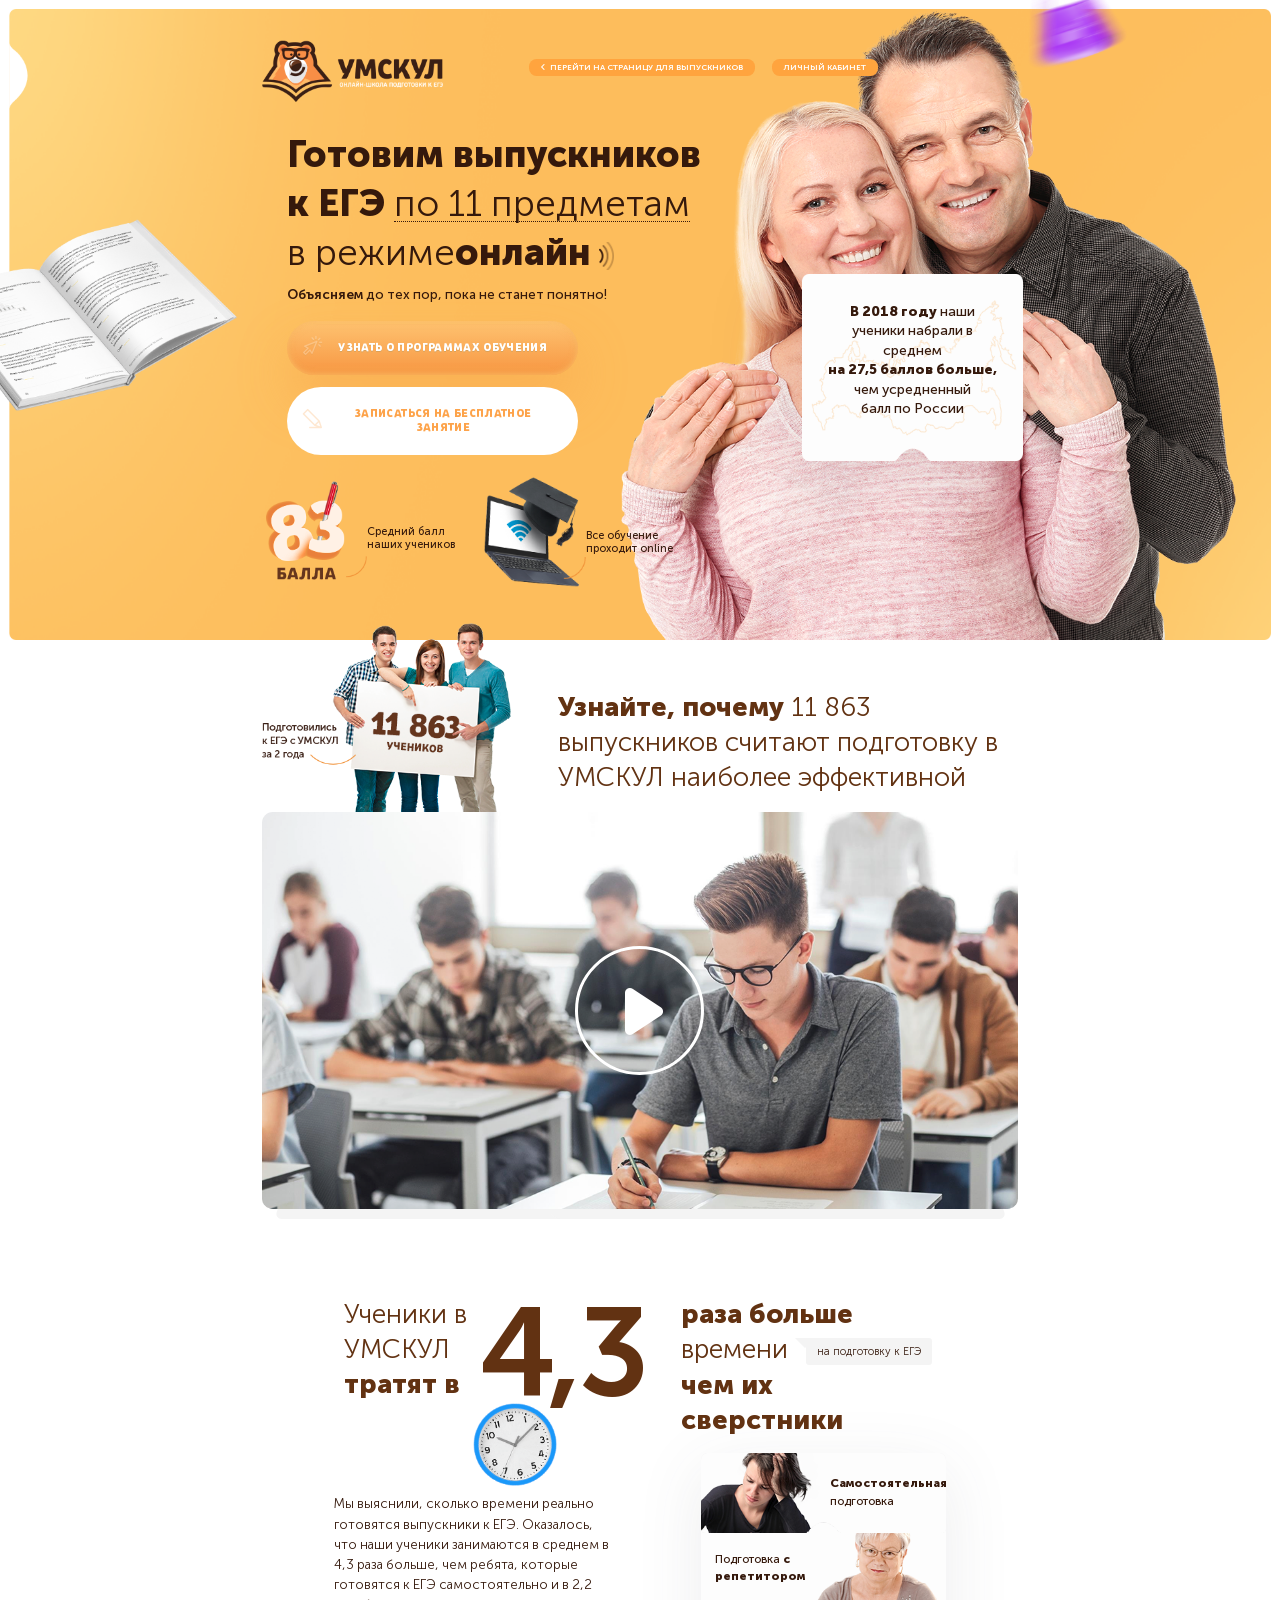
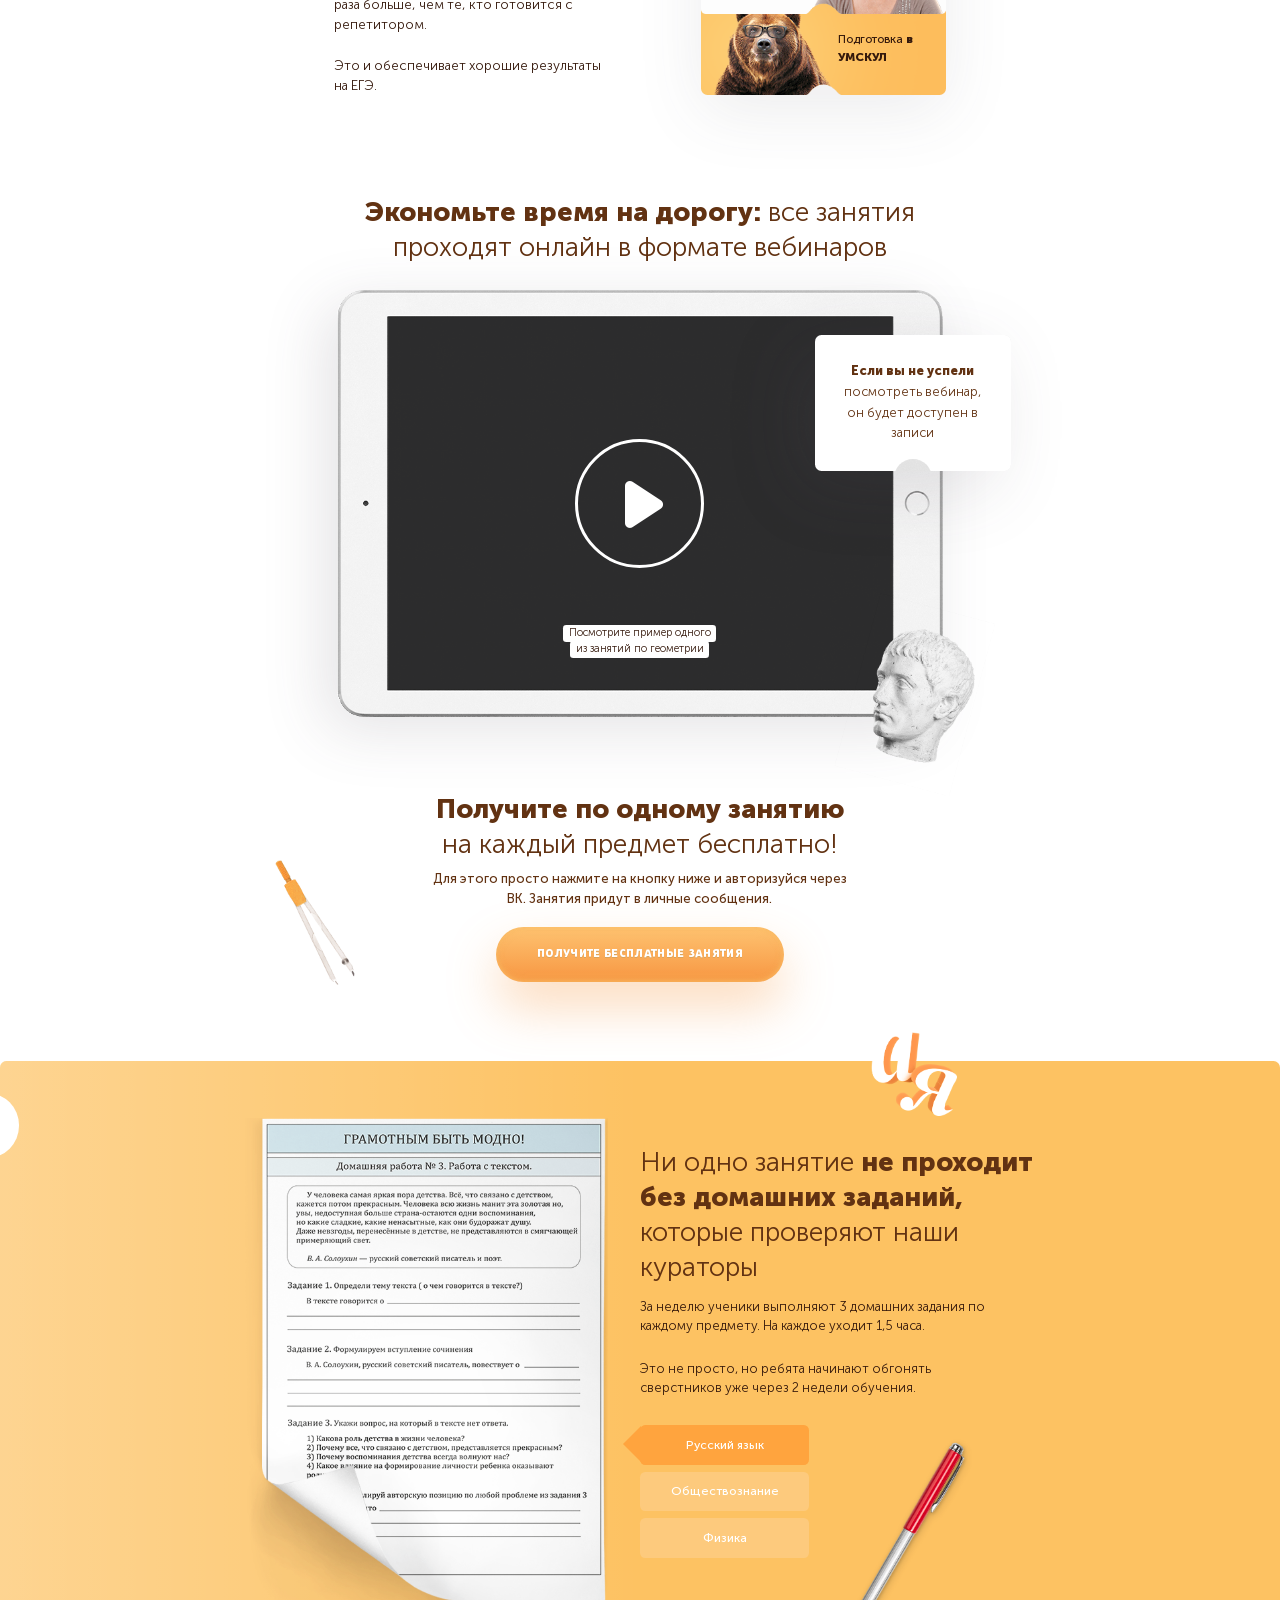
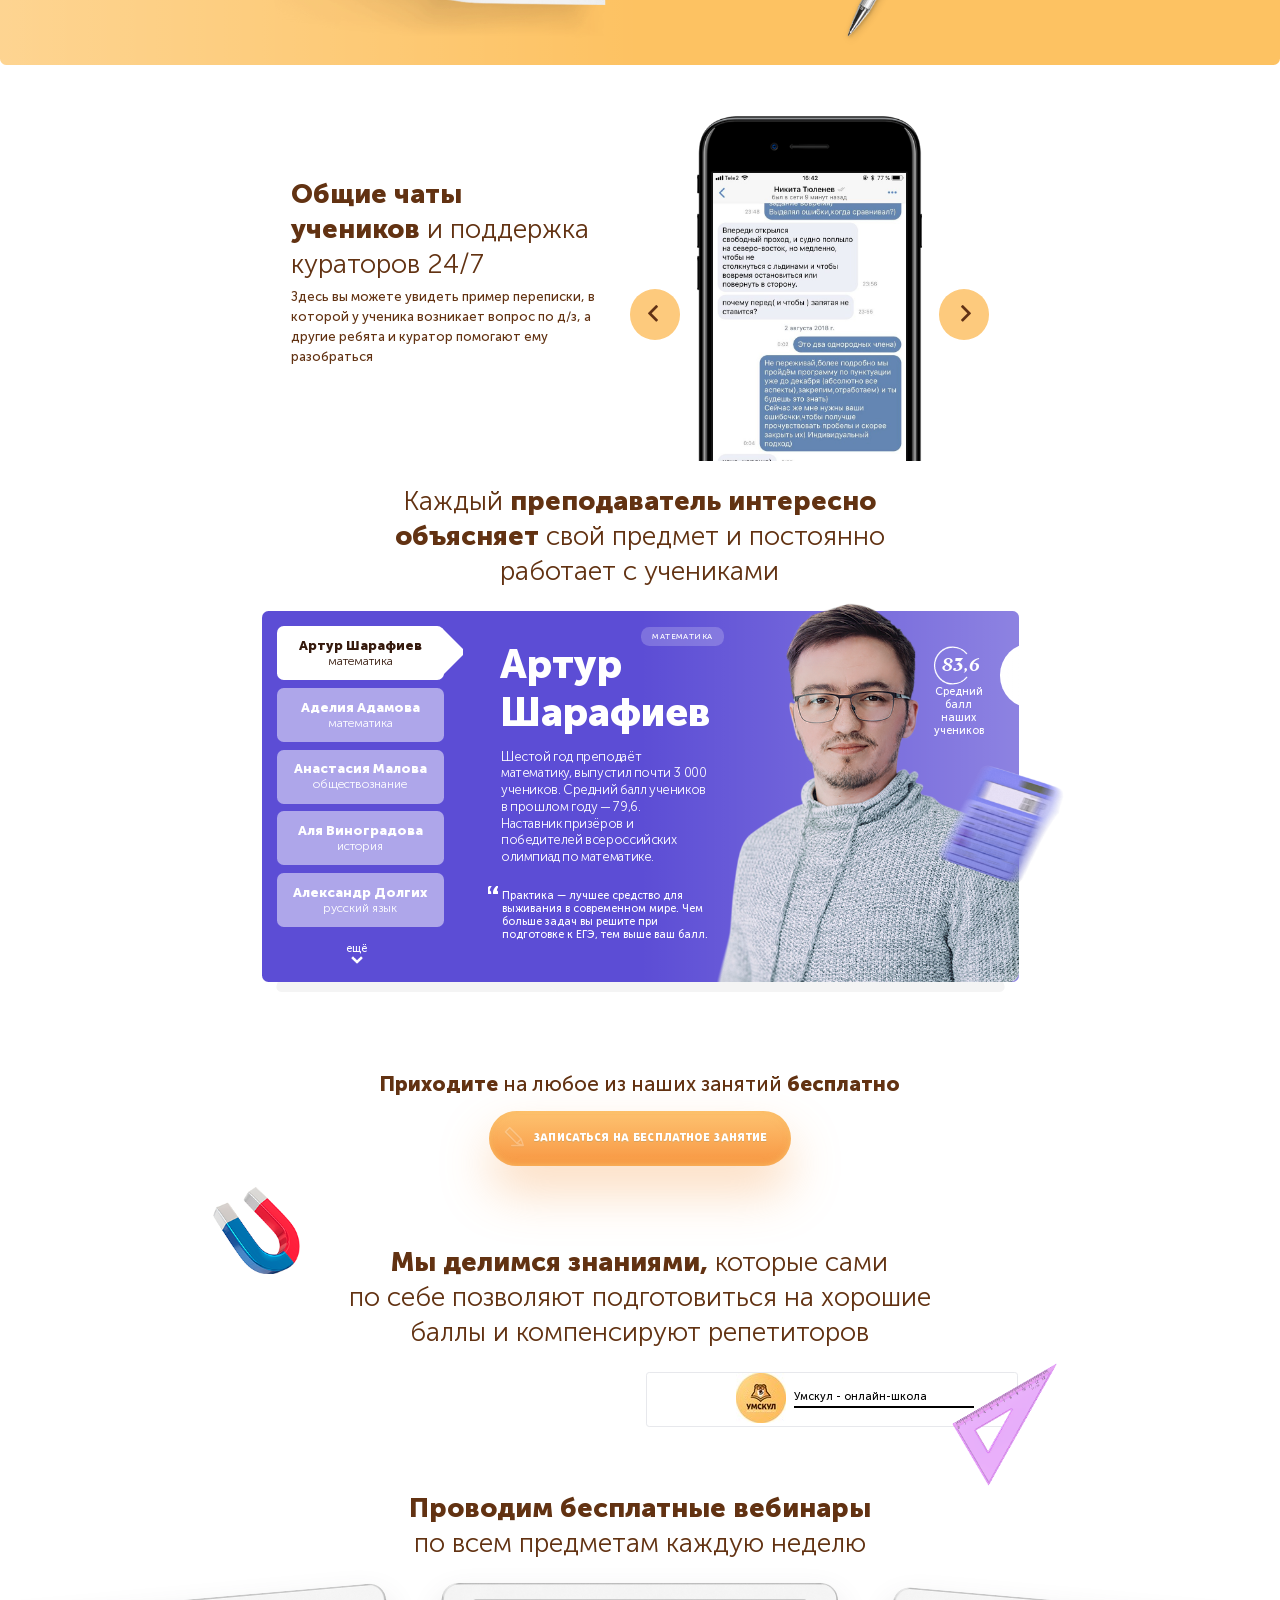
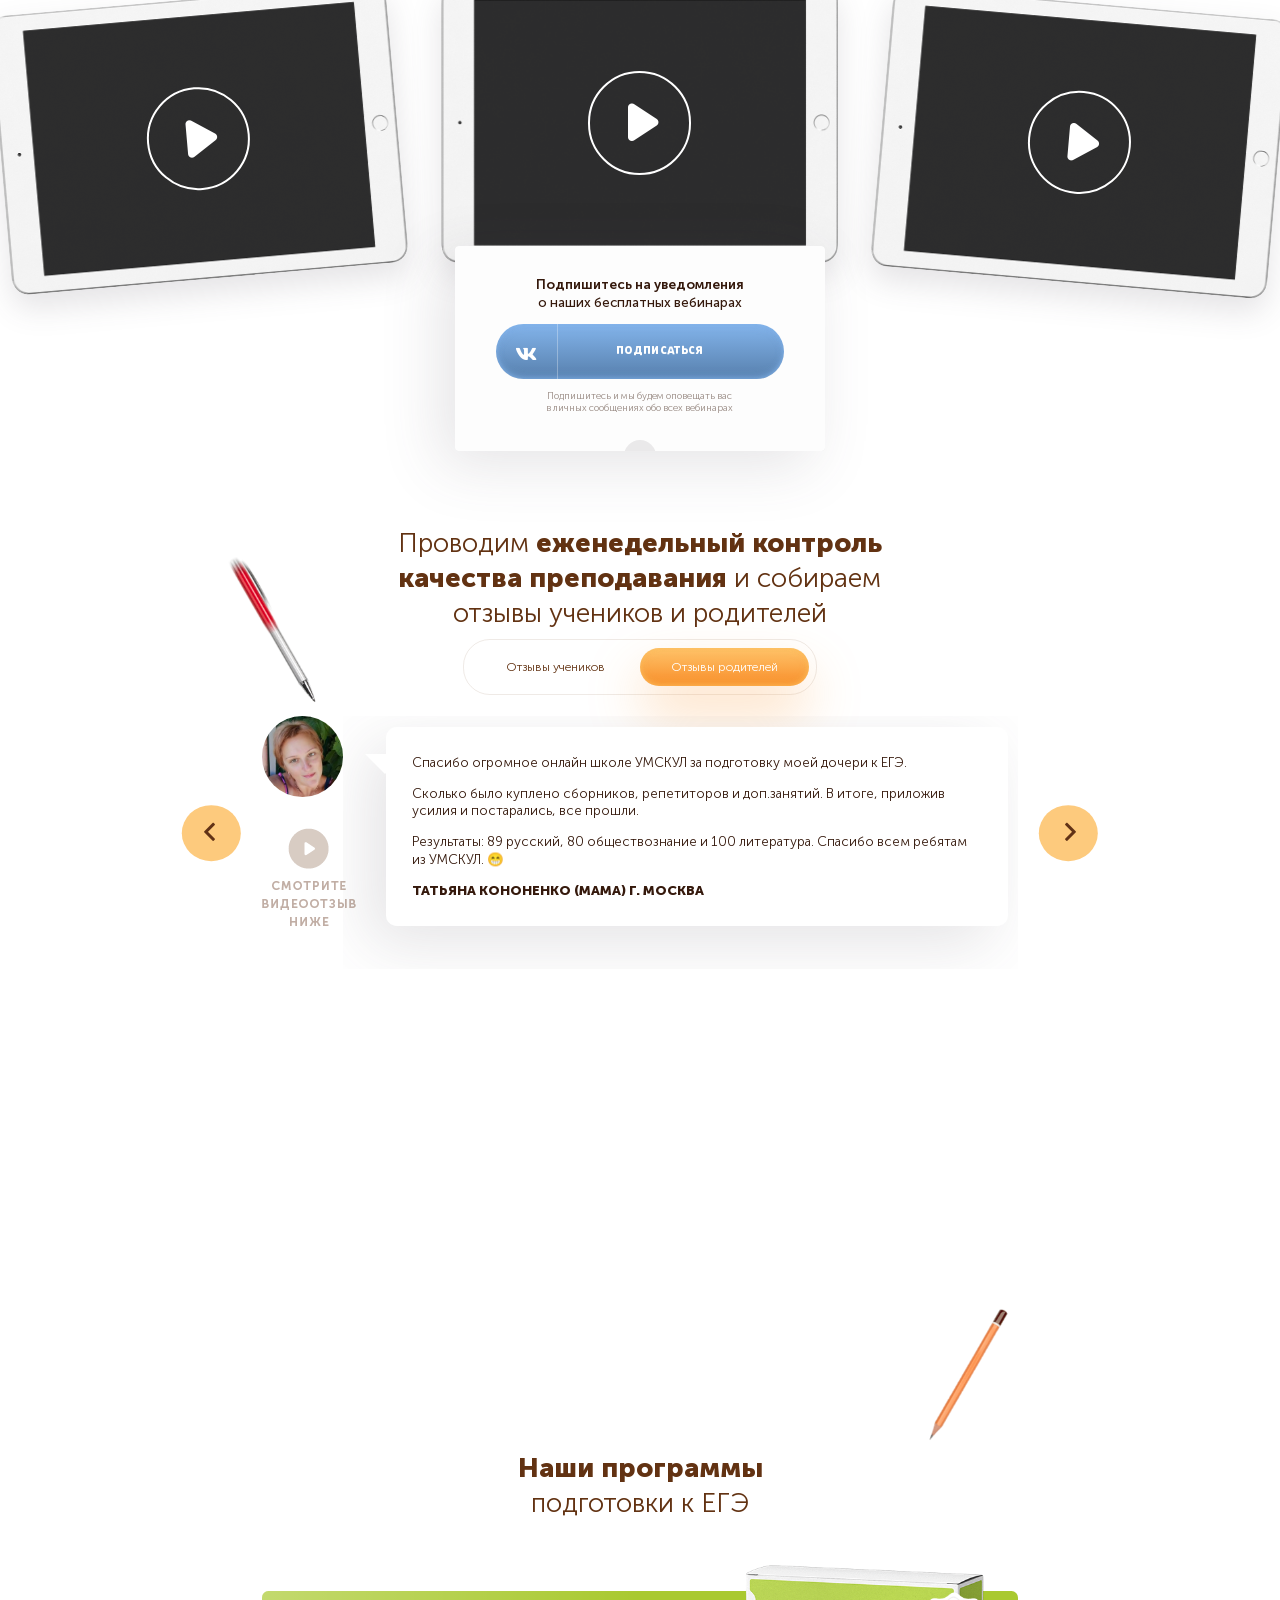
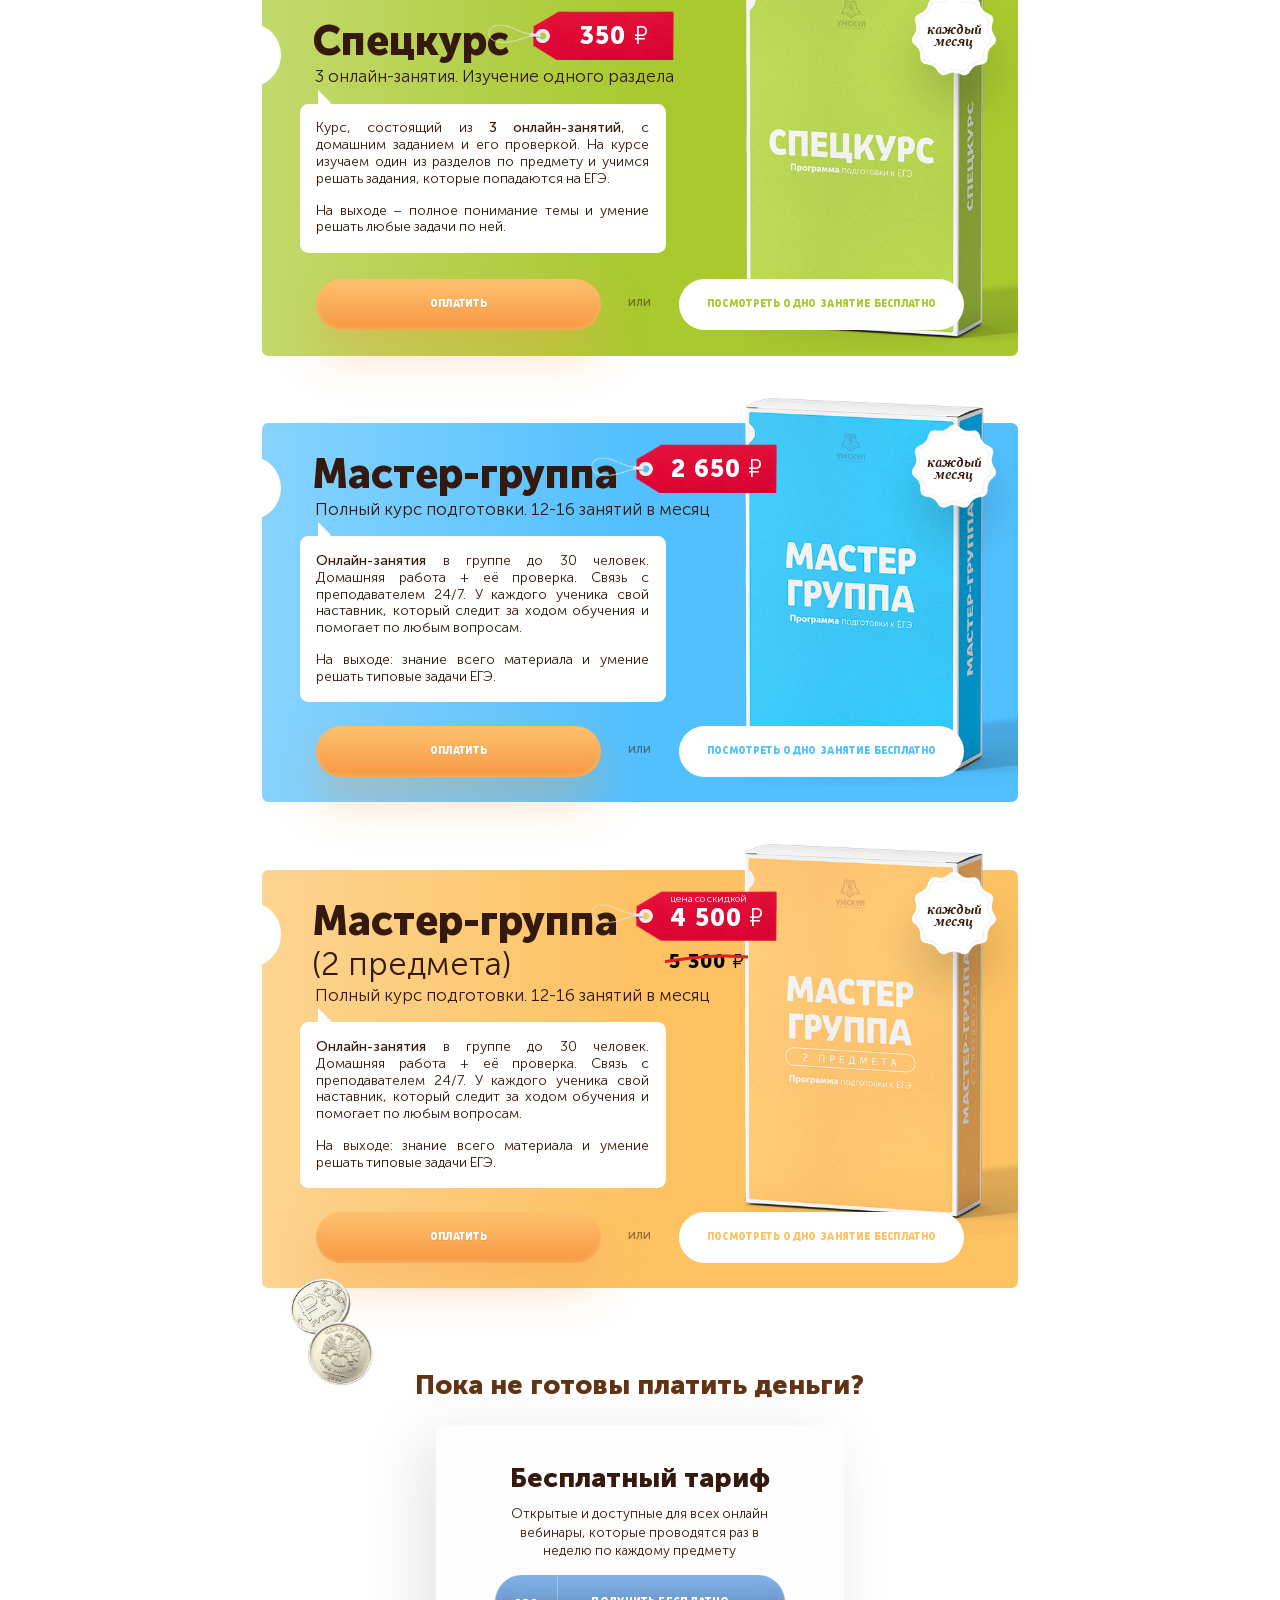
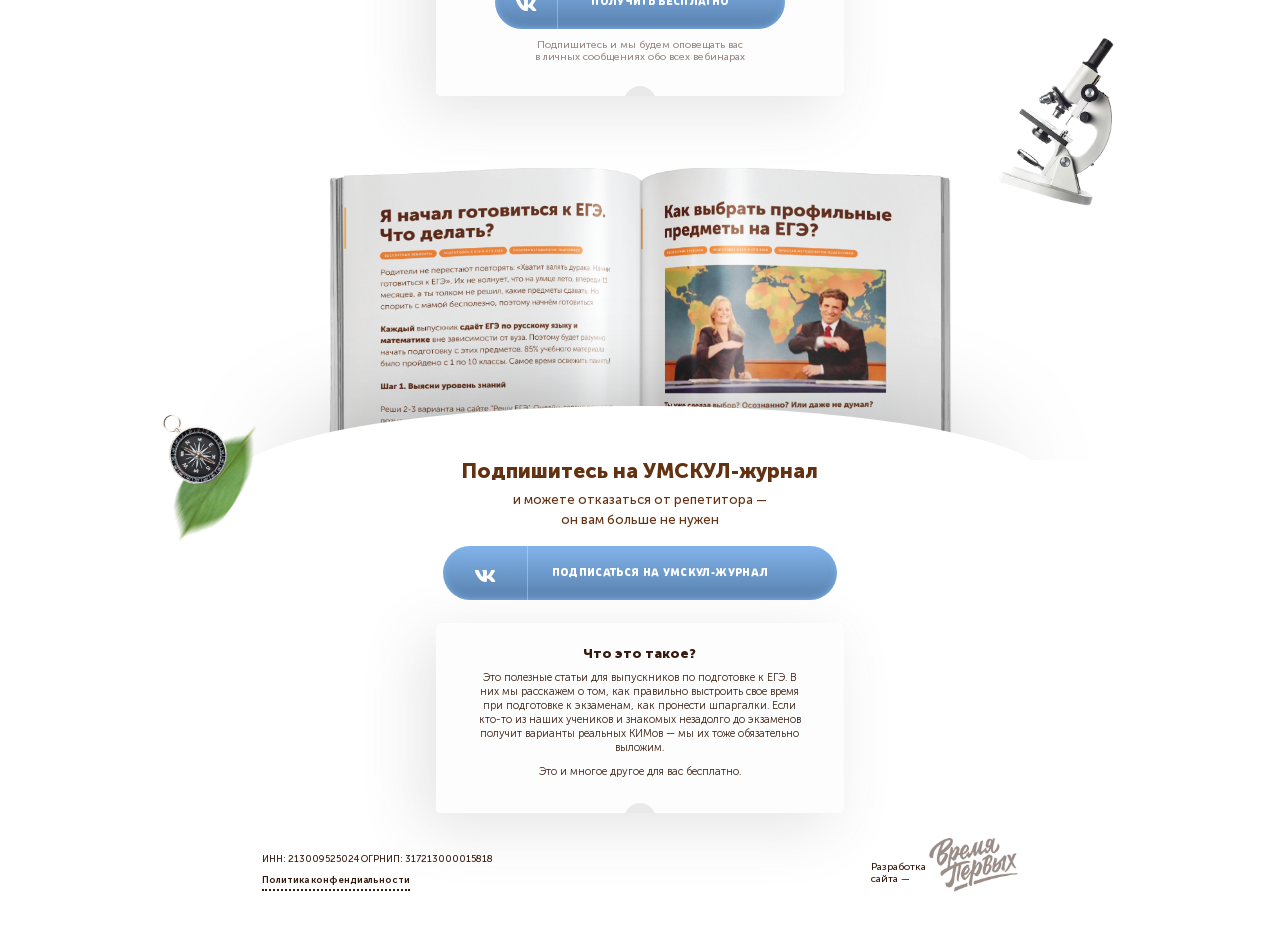
<file: parents/index.html>
<!DOCTYPE html>
<html lang="en">
  <head>
    <meta charset="UTF-8"/>
    <title>УМСКУЛ - онлайн школа подготовки к ЕГЭ</title>
    <meta name="keywords" content=""/>
    <meta name="description" content=""/>
    <meta name="viewport" content="width=device-width, initial-scale=1.0, shrink-to-fit=no"/>
    <link href="../css/style.css?0.3" rel="stylesheet"/>
  </head>
</html>
<body>
  <div class="wrapper">
    <!-- begin header-->
    <header class="header header_nav">
      <div class="container_center"><a class="header__logo" href="../"><img src="../img/logo.png" alt=""/></a>
        <nav class="nav"><a href="../graduates/" class="nav__link"><i class="icon-angle-left"></i> <span class="isDesktop">Перейти на страницу </span>для выпускников</a>
<a href="http://umschool.net/wpm/start/" target="blank" class="nav__link">Личный кабинет</a>
        </nav>
      </div>
    </header>
    <!-- end header-->
    <!-- begin main__content -->
    <main class="main__content">
      <!-- begin firstScreen -->
      <section class="firstScreen firstScreen_in">
        <div class="container_center">
          <div class="firstScreen__content">
            <h1 class="firstScreen__title"> <b>Готовим выпускников <br/>к ЕГЭ </b><span class="thems__link">по 11 предметам
                <div class="thems__drop">
                  <div class="thems__close"></div>
                  <ul class="thems__list">
                    <li>Математика</li>
                    <li>Русский язык</li>
                    <li>Литература</li>
                    <li>Биология</li>
                    <li>Химия</li>
                    <li>Обществознание</li>
                    <li>История</li>
                    <li>Английский язык</li>
                    <li>Немецкий язык</li>
                    <li>Информатика</li>
                    <li>География </li>
                  </ul>
                </div></span><br> в режиме<b>онлайн</b><i class="icon-online"></i></h1>
            <div class="firstScreen__subtitle">
              <p> <b>Объясняем </b>до тех пор, пока не станет понятно!</p>
            </div>
            <div class="firstScreen__action"><a class="btn btn_success btn_icon" href="#programm" data-scrollTo="data-scrollTo"><i class="icon-click"> </i>Узнать о программах обучения</a><a class="btn btn_warning btn_icon" href="http://vk.me/umsch" target="blank"><i class="icon-pencil"> </i>Записаться на бесплатное занятие</a></div>
            <div class="firstScreen__grid isDesktop">
              <div class="firstScreen__gridItem">
                <div class="firstScreen__gridImg"> <img src="../img/info1.png" alt=""/></div>
                <div class="firstScreen__gridText">Средний балл наших учеников</div>
              </div>
              <div class="firstScreen__gridItem">
                <div class="firstScreen__gridImg"> <img src="../img/info2.png" alt=""/></div>
                <div class="firstScreen__gridText">Все обучение проходит online</div>
              </div>
            </div>
          </div>
          <div class="firstScreen__bage"> <b>В 2018 году </b>наши ученики набрали в среднем <br/><b>на 27,5 баллов больше, </b>чем усредненный <br>балл по России</div><img class="firstScreen__prev" src="../img/parents-full.png" alt=""/>
        </div><img class="decor decor_flask" src="../img/Flask.png" alt=""/><img class="decor decor_book2" src="../img/Book2.png" alt=""/>
      </section>
      <!-- end firstScreen -->
      <!-- begin why -->
      <section class="why" id="why">
        <div class="container_center"><img class="isMobile" src="../img/point-mob.png" alt=""/>
          <div class="why__top"><img class="why__img isDesktop" src="../img/video-top.png" alt=""/>
            <h2 class="section__title"> <b>Узнайте, почему </b>11 863 выпускников считают подготовку в УМСКУЛ наиболее эффективной</h2>
          </div>
          <div class="trapeze">
            <div class="video__wrapper js_youtube" id="D1jqPgbT5mI"><img class="video__prev" src="../img/prev1.png" alt=""/></div>
          </div>
        </div>
      </section>
      <!-- end why -->
      <!-- begin time -->
      <section class="time" id="time">
        <div class="container_center">
          <div class="time__top">
            <div class="section__title isDesktop"> <span class="section__titleLeft">Ученики в УМСКУЛ <b>тратят в</b></span><span class="section__titleRight"> <b>раза больше </b><br/>времени <span class="section__titleBage">на подготовку к ЕГЭ </span><br/><b>чем их сверстники </b></span><span class="section__titleCenter"> <span class="section__titleNum">3,4</span></span><img class="decor decor_time" src="../img/Time.png" alt=""/></div>
            <h2 class="section__title isMobile">Ученики в УМСКУЛ <b>тратят в 4,3 раза больше </b>времени, на подготовку к ЕГЭ <b>чем их сверстники</b><img class="decor decor_time" src="../img/Time.png" alt=""/></h2>
            <div class="time__topRow">
              <div class="time__topLeft">
                <p>Мы выяснили, сколько времени реально готовятся выпускники к ЕГЭ. Оказалось, что наши ученики занимаются в среднем в 4,3 раза больше, чем ребята, которые готовятся к ЕГЭ самостоятельно и в 2,2 раза больше, чем те, кто готовится с репетитором.</p>
                <p>Это и обеспечивает хорошие результаты на ЕГЭ.</p>
              </div>
              <div class="time__topRight">
                <div class="time__topList">
                  <div class="time__topItem"><img src="../img/student.png" alt=""/>
                    <div class="time__topText"> <span><b>Самостоятельная</b> подготовка</span></div>
                  </div>
                  <div class="time__topItem time__topItem_left"><img src="../img/teach.png" alt=""/>
                    <div class="time__topText"> <span>Подготовка <b>с репетитором</b></span></div>
                  </div>
                  <div class="time__topItem"><img src="../img/bear.png" alt=""/>
                    <div class="time__topText"> <span>Подготовка <b>в УМСКУЛ</b></span></div>
                  </div>
                </div>
              </div>
            </div>
          </div>
        </div>
      </section>
      <!-- end time -->
      <!-- begin economy -->
      <section class="economy" id="economy">
        <div class="container_center">
          <h2 class="section__title section__title_center"><b>Экономьте время на дорогу:</b>  все занятия <br>проходят онлайн в формате вебинаров</h2>
          <div class="economy__wrap">
            <div class="economy__video">
              <div class="video__wrapper js_youtube" id="w0nJPhjpjFU">
                <div class="economy__info"> <span>Посмотрите пример одного </span><br/><span>из занятий по геометрии</span></div>
              </div>
            </div>
            <div class="economy__bage"> <span class="economy__bageText"><b>Если вы не успели </b>посмотреть вебинар, он будет доступен в записи</span></div><img class="decor decor_head" src="../img/Head.png" alt=""/>
          </div>
        </div>
      </section>
      <!-- end economy -->
      <!-- begin takeFree -->
      <section class="takeFree" id="takeFree">
        <div class="container_center">
          <h2 class="section__title section__title_center"><b>Получите по одному занятию</b> <br>на каждый предмет бесплатно!</h2>
          <div class="section__sub">Для этого просто нажмите на кнопку ниже и авторизуйся через <br>ВК. Занятия придут в личные сообщения.</div>
          <div class="takeFree__action"><a class="btn btn_success" href="https://vk.com/app5728966_-124303372#368208" target="blank">Получите бесплатные занятия</a></div><img class="decor decor_circule" src="../img/circule.png" alt=""/>
        </div>
      </section>
      <!-- end takeFree -->
      <!-- begin dz -->
      <section class="dz" id="dz">
        <div class="labeled__wrap">
          <div class="labeled"></div>
          <div class="container_center">
            <div class="dz__left">
              <div class="dz__item active" id="dz1"><img src="../img/zadanie.png" alt=""/></div>
              <div class="dz__item" id="dz2"><img src="../img/zadanie2.png" alt=""/></div>
              <div class="dz__item" id="dz3"><img src="../img/zadanie3.png" alt=""/></div>
            </div>
            <div class="dz__right">
              <h2 class="section__title">Ни одно занятие <b>не проходит </b><br/><b>без домашних заданий, </b><br/>которые проверяют наши <br/>кураторы</h2>
              <p>За неделю ученики выполняют 3 домашних задания по каждому предмету. На каждое уходит 1,5 часа.</p>
              <p>Это не просто, но ребята начинают обгонять сверстников уже через 2 недели обучения.</p>
              <ul class="dz__togle">
                <li class="dz__arrow dz__prev isMobile"><i class="icon-prev"></i></li>
                <li class="dz__togleItem active"><a class="dz__togleLink active" href="#dz1" data-toggle="tab">Русский язык</a></li>
                <li class="dz__togleItem"><a class="dz__togleLink" href="#dz2" data-toggle="tab">Обществознание</a></li>
                <li class="dz__togleItem"><a class="dz__togleLink" href="#dz3" data-toggle="tab">Физика</a></li>
                <li class="dz__arrow dz__next isMobile"><i class="icon-next"></i></li>
              </ul>
            </div>
          </div>
        </div><img class="decor decor_aya" src="../img/АЯ.png" alt=""/><img class="decor decor_pen" src="../img/Pen.png" alt=""/>
      </section>
      <!-- end dz -->
      <!-- begin chats -->
      <section class="chats">
        <div class="container_center">
          <div class="chats__left">
            <h2 class="section__title"><b>Общие чаты <br>учеников</b> и поддержка кураторов 24/7</h2>
            <div class="section__sub">Здесь вы можете увидеть пример переписки, в которой у ученика возникает вопрос по д/з, а другие ребята и куратор помогают ему разобраться</div>
          </div>
          <div class="chats__right">
            <div class="chats__slider">
              <div class="chats__sliderItem"><img src="../img/ch1.jpg" alt=""/></div>
              <div class="chats__sliderItem"><img src="../img/ch2.jpg" alt=""/></div>
              <div class="chats__sliderItem"><img src="../img/ch3.jpg" alt=""/></div>
              <div class="chats__sliderItem"><img src="../img/ch4.jpg" alt=""/></div>
              <div class="chats__sliderItem"><img src="../img/ch5.jpg" alt=""/></div>
              <div class="chats__sliderItem"><img src="../img/ch6.jpg" alt=""/></div>
              <div class="chats__sliderItem"><img src="../img/ch7.jpg" alt=""/></div>
            </div>
          </div>
        </div>
      </section>
      <!-- end chats -->
      <!-- begin guide -->
      <!-- end guide -->
      <!-- begin teachers -->
      <section class="teachers">
        <div class="container_center">
          <h2 class="section__title section__title_center">Каждый <b>преподаватель интересно <br>объясняет </b>свой предмет и постоянно <br/>работает с учениками</h2>
          <div class="trapeze">
            <div class="teachers__tumbs">
              <div class="teachers__tumb">
                <div class="teachers__tumbName">Артур Шарафиев</div>
                <div class="teachers__tumbTheme">математика</div>
              </div>
              <div class="teachers__tumb">
                <div class="teachers__tumbName">Аделия Адамова</div>
                <div class="teachers__tumbTheme">математика</div>
              </div>
              <div class="teachers__tumb">
                <div class="teachers__tumbName">Анастасия Малова</div>
                <div class="teachers__tumbTheme">обществознание</div>
              </div>
              <div class="teachers__tumb">
                <div class="teachers__tumbName">Аля Виноградова</div>
                <div class="teachers__tumbTheme">история</div>
              </div>
              <div class="teachers__tumb">
                <div class="teachers__tumbName">Александр Долгих</div>
                <div class="teachers__tumbTheme">русский язык</div>
              </div>
              <div class="teachers__tumb">
                <div class="teachers__tumbName">Жанна Казанская</div>
                <div class="teachers__tumbTheme">биология</div>
              </div>
              <div class="teachers__tumb">
                <div class="teachers__tumbName">Клим Корнеевец</div>
                <div class="teachers__tumbTheme">химия</div>
              </div>
              <div class="teachers__tumb">
                <div class="teachers__tumbName">Виктория Ланская</div>
                <div class="teachers__tumbTheme">информатика</div>
              </div>
              <div class="teachers__tumb">
                <div class="teachers__tumbName">Макс Тесла</div>
                <div class="teachers__tumbTheme">физика</div>
              </div>
              <div class="teachers__tumb">
                <div class="teachers__tumbName">Фариша Князева</div>
                <div class="teachers__tumbTheme">литература</div>
              </div>
              <div class="teachers__tumb">
                <div class="teachers__tumbName">Юлия Миронова</div>
                <div class="teachers__tumbTheme">английский язык</div>
              </div>
              <div class="teachers__tumb">
                <div class="teachers__tumbName">Камилла Малиновская</div>
                <div class="teachers__tumbTheme">английский язык</div>
              </div>
              <div class="teachers__tumb">
                <div class="teachers__tumbName">Виктория Ларионова</div>
                <div class="teachers__tumbTheme">немецкий язык</div>
              </div>
              <div class="teachers__tumb">
                <div class="teachers__tumbName">Надежда Ковалевская</div>
                <div class="teachers__tumbTheme">базовая математика</div>
              </div>
              <div class="teachers__tumb">
                <div class="teachers__tumbName">Алина Вернадская</div>
                <div class="teachers__tumbTheme">география</div>
              </div>
            </div>
            <div class="teachers__slider">
              <div class="teachers__slide">
                <div class="labeled labeled_primary labeled_right"></div>
                <div class="teachers__left">
                  <div class="teachers__photo isMobile"><img src="../img/teacher/1-2.png" alt=""/></div>
                  <div class="teachers__name">Артур Шарафиев</div>
                  <div class="teachers__bage">математика</div>
                  <div class="teachers__text">Шестой год преподаёт математику, выпустил почти 3 000 учеников. Средний балл учеников в прошлом году — 79,6.<br/>Наставник призёров и победителей всероссийских олимпиад по математике.</div>
                  <div class="teachers__quote">Практика — лучшее средство для выживания в современном мире. Чем больше задач вы решите при подготовке к ЕГЭ, тем выше ваш балл.</div>
                </div>
                <div class="teachers__right">
                  <div class="teachers__img isDesktop"><img src="../img/teacher/1.png" alt=""/><img class="teachers__imgDec" src="../img/teacher/1-1.png" alt=""/></div>
                  <div class="teachers__rate">
                    <div class="teachers__rateNum">83,6</div>Средний балл наших учеников
                  </div>
                </div>
              </div>
              <div class="teachers__slide">
                <div class="labeled labeled_violet labeled_right"></div>
                <div class="teachers__left">
                  <div class="teachers__photo isMobile"><img src="../img/teacher/14-2.png" alt=""/></div>
                  <div class="teachers__name">Аделия Адамова</div>
                  <div class="teachers__bage">математика</div>
                  <div class="teachers__text">В 2013 году закончила школу с серебряной медалью и сдала математику на 96 баллов. 5-летний стаж преподавания + красный диплом КФУ по направлению: Преподаватель математики и информатики. На данный момент поступает в магистратуру в Москве.</div>
                  <div class="teachers__quote">В этом мире нет нерешаемых проблем, а в ЕГЭ по математике - задач! Все, что нужно от тебя при подготовке - это терпение, спокойствие, трудолюбие и бешеное желание!)</div>
                </div>
                <div class="teachers__right">
                  <div class="teachers__img isDesktop"><img src="../img/teacher/14.png" alt=""/><img class="teachers__imgDec" src="../img/teacher/1-1.png" alt=""/></div>
                  <div class="teachers__rate">
                    <div class="teachers__rateNum">78,4</div>Средний балл наших учеников
                  </div>
                </div>
              </div>
              <div class="teachers__slide">
                <div class="labeled labeled_yellow labeled_right"></div>
                <div class="teachers__left">
                  <div class="teachers__photo isMobile"><img src="../img/teacher/2-2.png" alt=""/></div>
                  <div class="teachers__name">Анастасия Малова</div>
                  <div class="teachers__bage">обществознание</div>
                  <div class="teachers__text">В 2016 году сама сдала ЕГЭ по обществознанию на 96 баллов. Уже третий год готовит учеников к экзамену по обществознанию. <br>В прошлом году средний балл учеников был 89,6.</div>
                  <div class="teachers__quote">Я студентка Казанского Федерального Университета Института управления, экономики и финансов. И я просто фанат своего дела, обожаю обществознание и каждый раз стараюсь передать это ученикам.</div>
                </div>
                <div class="teachers__right">
                  <div class="teachers__img isDesktop"><img src="../img/teacher/2.png" alt=""/><img class="teachers__imgDec" src="../img/teacher/2-1.png" alt=""/></div>
                  <div class="teachers__rate">
                    <div class="teachers__rateNum">89,6</div>Средний балл наших учеников
                  </div>
                </div>
              </div>
              <div class="teachers__slide">
                <div class="labeled labeled_purple labeled_right"></div>
                <div class="teachers__left">
                  <div class="teachers__photo isMobile"><img src="../img/teacher/3-2.png" alt=""/></div>
                  <div class="teachers__name">Аля Виноградова</div>
                  <div class="teachers__bage">история</div>
                  <div class="teachers__text">Готовит к ЕГЭ по истории 6 лет. За последний год 11 учеников набрали 100 баллов на ЕГЭ, больше 100 написали экзамен по истории набрали 90+ баллов.</div>
                  <div class="teachers__quote">История сложна только для тех, кто не понимает ее. Учитесь не зубрить, а разбираться в историческом процессе, получать удовольствие от соприкосновения с событиями. Игры, фильмы, аудио, прибаутки дадут жизнь знаниям, а они на основе практики и грамотной методики подготовки выльются в 90+.</div>
                </div>
                <div class="teachers__right">
                  <div class="teachers__img isDesktop"><img src="../img/teacher/3.png" alt=""/><img class="teachers__imgDec" src="../img/teacher/3-1.png" alt=""/></div>
                  <div class="teachers__rate">
                    <div class="teachers__rateNum">82,4</div>Средний балл наших учеников
                  </div>
                </div>
              </div>
              <div class="teachers__slide">
                <div class="labeled labeled_orange labeled_right"></div>
                <div class="teachers__left">
                  <div class="teachers__photo isMobile"><img src="../img/teacher/4-2.png" alt=""/></div>
                  <div class="teachers__name">Александр Долгих</div>
                  <div class="teachers__bage">русский язык</div>
                  <div class="teachers__text">Третий год готовит учеников к ЕГЭ по русскому языку. В 2018 выпустил 12 стобалльников, 27 учеников, сдавших ЕГЭ на 98 баллов и 30 - на 95 баллов.</div>
                  <div class="teachers__quote">Грамотно быть модно! <br>И это важно понимать. Мода на подвороты пройдет, как и мода на знание всех рэперов. Мода на спиннеры уже прошла, как и мода на знание всех блогеров. А вот грамотность? Красота речи всегда будет с тобой, дружище!</div>
                </div>
                <div class="teachers__right">
                  <div class="teachers__img isDesktop"><img src="../img/teacher/4.png" alt=""/><img class="teachers__imgDec" src="../img/teacher/4-1.png" alt=""/></div>
                  <div class="teachers__rate">
                    <div class="teachers__rateNum">94,2</div>Средний балл наших учеников
                  </div>
                </div>
              </div>
              <div class="teachers__slide">
                <div class="labeled labeled_green labeled_right"></div>
                <div class="teachers__left">
                  <div class="teachers__photo isMobile"><img src="../img/teacher/5-2.png" alt=""/></div>
                  <div class="teachers__name">Жанна Казанская</div>
                  <div class="teachers__bage">биология</div>
                  <div class="teachers__text">В 2012 году сдала ЕГЭ по биологии на 100 баллов, по химии на 100 баллов, по русскому на 90 баллов. Пятый год преподает биологию выпускникам. В 2018 закончила КГМУ с отличием.</div>
                  <div class="teachers__quote">Нам предстоит интенсивный и интересный год. Я научу вас по-другому относиться к ЕГЭ, щёлкать задачки и творчески подходить к заданиям второй части. ЕГЭ на 100 - просто!</div>
                </div>
                <div class="teachers__right">
                  <div class="teachers__img isDesktop"><img src="../img/teacher/5.png" alt=""/><img class="teachers__imgDec" src="../img/teacher/5-1.png" alt=""/></div>
                  <div class="teachers__rate">
                    <div class="teachers__rateNum">83,7</div>Средний балл наших учеников
                  </div>
                </div>
              </div>
              <div class="teachers__slide">
                <div class="labeled labeled_primary labeled_right"></div>
                <div class="teachers__left">
                  <div class="teachers__photo isMobile"><img src="../img/teacher/6-2.png" alt=""/></div>
                  <div class="teachers__name">Клим Корнеевец</div>
                  <div class="teachers__bage">химия</div>
                  <div class="teachers__text">Призёр, лауреат и победитель всероссийских олимпиад по химии и биологии. Является членом общества «Научно-интеллектуальный потенциал России». <br>На ЕГЭ 2018 года 3 его ученика набрали 100 баллов, 7 — 98 баллов, и 41 ученик — на 80+ баллов.</div>
                  <div class="teachers__quote">Никогда не делайте то, что не любите — пара слов о том, к чему может привести безответное отношение к наукам.</div>
                </div>
                <div class="teachers__right">
                  <div class="teachers__img isDesktop"><img src="../img/teacher/6.png" alt=""/><img class="teachers__imgDec" src="../img/teacher/6-1.png" alt=""/></div>
                  <div class="teachers__rate">
                    <div class="teachers__rateNum">85,0</div>Средний балл наших учеников
                  </div>
                </div>
              </div>
              <div class="teachers__slide">
                <div class="labeled labeled_lgreen labeled_right"></div>
                <div class="teachers__left">
                  <div class="teachers__photo isMobile"><img src="../img/teacher/7-2.png" alt=""/></div>
                  <div class="teachers__name">Виктория Ланская</div>
                  <div class="teachers__bage">информатика</div>
                  <div class="teachers__text">Oкончила школу с золотой медалью, сдала ЕГЭ по информатике на 100 баллов. Поступила в Казанский Федеральный Университет Высшей школы информационных технологий и информационных систем. </div>
                  <div class="teachers__quote">Искренне люблю свой предмет и считаю, что его должен полюбить каждый, кто собирается сдавать экзамен. Ведь будущее за людьми, умеющими логически мыслить. Учу понимать и думать, а не зубрить решения!</div>
                </div>
                <div class="teachers__right">
                  <div class="teachers__img isDesktop"><img src="../img/teacher/7.png" alt=""/><img class="teachers__imgDec" src="../img/teacher/7-1.png" alt=""/></div>
                  <div class="teachers__rate">
                    <div class="teachers__rateNum">84,8</div>Средний балл наших учеников
                  </div>
                </div>
              </div>
              <div class="teachers__slide">
                <div class="labeled labeled_lprimary labeled_right"></div>
                <div class="teachers__left">
                  <div class="teachers__photo isMobile"><img src="../img/teacher/8-2.png" alt=""/></div>
                  <div class="teachers__name">Макс Тесла</div>
                  <div class="teachers__bage">физика</div>
                  <div class="teachers__text">Студент МГУ им. Ломоносова механико-математический факультета. В 2017 году сдал ЕГЭ по физике на 96 баллов, математику - 98, русский - 100. <br/>Второй год готовит ребят к ЕГЭ по физике. В 2018 году выпустил 69 учеников, набравших 85+ баллов, среди которых 3 стобалльника.</div>
                  <div class="teachers__quote">Моя цель — помочь вам определить направление подготовки и познакомить с физикой, одной из самых поразительных наук на свете.</div>
                </div>
                <div class="teachers__right">
                  <div class="teachers__img isDesktop"><img src="../img/teacher/8.png" alt=""/><img class="teachers__imgDec" src="../img/teacher/8-1.png" alt=""/></div>
                  <div class="teachers__rate">
                    <div class="teachers__rateNum">82,0</div>Средний балл наших учеников
                  </div>
                </div>
              </div>
              <div class="teachers__slide">
                <div class="labeled labeled_gray labeled_right"></div>
                <div class="teachers__left">
                  <div class="teachers__photo isMobile"><img src="../img/teacher/9-2.png" alt=""/></div>
                  <div class="teachers__name">Фариша Князева</div>
                  <div class="teachers__bage">литература</div>
                  <div class="teachers__text">Студентка факультета журналистики МГУ. Сдала ЕГЭ по литературе на 100 баллов. В 2018 году выпустила 25-стобалльников, 123 ученика набрали 90+, 252 выпускника 80+ благодаря уникальной методике подготовки к ЕГЭ. Написала авторский цитатник, который помог набрать абитуриентам высокие баллы на экзамене по литературе.</div>
                  <div class="teachers__quote">В этом учебном году у нас получится разобрать все произведения подробно и обстоятельно. Мы рассмотрим все темы сочинений, всю теорию литературы, и ЕГЭ не будет помехой при поступлении в вуз мечты.</div>
                </div>
                <div class="teachers__right">
                  <div class="teachers__img isDesktop"><img src="../img/teacher/9.png" alt=""/><img class="teachers__imgDec" src="../img/teacher/9-1.png" alt=""/></div>
                  <div class="teachers__rate">
                    <div class="teachers__rateNum">90,0</div>Средний балл наших учеников
                  </div>
                </div>
              </div>
              <div class="teachers__slide">
                <div class="labeled labeled_lprimary labeled_right"></div>
                <div class="teachers__left">
                  <div class="teachers__photo isMobile"><img src="../img/teacher/10-2.png" alt=""/></div>
                  <div class="teachers__name">Юлия Миронова</div>
                  <div class="teachers__bage">английский язык</div>
                  <div class="teachers__text">В 2016 году сдала ЕГЭ по англйискому языку на 96 баллов. Третий год преподает английский язык в онлайн-школе УмСкул. За время подготовки с ней, ученики с низким уровнем сдавали ЕГЭ на 80+. Доказала, что английский это не так сложно и привила любовь к языку.</div>
                  <div class="teachers__quote">В этом году я научу вас писать писать эссе на максимальный балл. Расширю по максимуму ваш словарный запас и выведу на новый уровень знания английского. Язык - это свобода. Делайте то, что доставляет удовольствие, значит будете свободными.</div>
                </div>
                <div class="teachers__right">
                  <div class="teachers__img isDesktop"><img src="../img/teacher/10.png" alt=""/><img class="teachers__imgDec" src="../img/teacher/10-1.png" alt=""/></div>
                  <div class="teachers__rate">
                    <div class="teachers__rateNum">88,6</div>Средний балл наших учеников
                  </div>
                </div>
              </div>
              <div class="teachers__slide">
                <div class="labeled labeled_violet labeled_right"></div>
                <div class="teachers__left">
                  <div class="teachers__photo isMobile"><img src="../img/teacher/15-2.png" alt=""/></div>
                  <div class="teachers__name">Камилла Малиновская</div>
                  <div class="teachers__bage">английский язык</div>
                  <div class="teachers__text">В 2016 году сдала ЕГЭ по английскому языку на 98 баллов. Поступила в Казанский Федеральный Университет, Институт международных отношений, истории и востоковедения.</div>
                  <div class="teachers__quote">Чтобы дойти до цели,нужно идти. Я постараюсь сделать этот путь максимально интересным и продуктивным. Изучение языков-моя страсть, и я буду рада предать свой опыт и любовь к английскому языку ученикам.</div>
                </div>
                <div class="teachers__right">
                  <div class="teachers__img isDesktop"><img src="../img/teacher/15.png" alt=""/><img class="teachers__imgDec" src="../img/teacher/10-1.png" alt=""/></div>
                  <div class="teachers__rate">
                    <div class="teachers__rateNum">86,8</div>Средний балл наших учеников
                  </div>
                </div>
              </div>
              <div class="teachers__slide">
                <div class="labeled labeled_red labeled_right"></div>
                <div class="teachers__left">
                  <div class="teachers__photo isMobile"><img src="../img/teacher/11-2.png" alt=""/></div>
                  <div class="teachers__name">Виктория Ларионова</div>
                  <div class="teachers__bage">немецкий язык</div>
                  <div class="teachers__text">Cдала ЕГЭ по немецкому языку на 95 баллов. Преподает немецкий язык в онлайн-школе Умскул.</div>
                  <div class="teachers__quote">В этом году я научу вас выполнять все задания ЕГЭ по немецкому на максимальные баллы. Готовясь вместе со мной, ребята без труда разбираются в самых сложных темах, пишут эссе на 14 баллов и устную часть на 18-20 баллов!</div>
                </div>
                <div class="teachers__right">
                  <div class="teachers__img isDesktop"><img src="../img/teacher/11.png" alt=""/><img class="teachers__imgDec" src="../img/teacher/11-1.png" alt=""/></div>
                  <div class="teachers__rate">
                    <div class="teachers__rateNum">92,0</div>Средний балл наших учеников
                  </div>
                </div>
              </div>
              <div class="teachers__slide">
                <div class="labeled labeled_violet labeled_right"></div>
                <div class="teachers__left">
                  <div class="teachers__photo isMobile"><img src="../img/teacher/12-2.png" alt=""/></div>
                  <div class="teachers__name">Надежда Ковалевская</div>
                  <div class="teachers__bage">базовая математика</div>
                  <div class="teachers__text">Закончила лучший физ-мат лицей в Казани. В 2017 году защитила ВУЗовский диплом по специальности «Информационная безопасность». <br/>На данный момент получает второе высшее (педагогическое) <br/>Готовит ребят к ЕГЭ по профильной и базовой математике уже 6-й год, неоднократно сдавала ЕГЭ по профилю (балл - 98).</div>
                  <div class="teachers__quote">Я занимаюсь тем, что мне действительно нравится и приносит удовольствие. Многим математика кажется чересчур сложной, и я очень хочу научить вас её ПОНИМАТЬ.</div>
                </div>
                <div class="teachers__right">
                  <div class="teachers__img isDesktop"><img src="../img/teacher/12.png" alt=""/><img class="teachers__imgDec" src="../img/teacher/12-1.png" alt=""/></div>
                  <div class="teachers__rate">
                    <div class="teachers__rateNum">5,0</div>Средний балл наших учеников
                  </div>
                </div>
              </div>
              <div class="teachers__slide">
                <div class="labeled labeled_warning labeled_right"></div>
                <div class="teachers__left">
                  <div class="teachers__photo isMobile"><img src="../img/teacher/13-2.png" alt=""/></div>
                  <div class="teachers__name">Алина Вернадская</div>
                  <div class="teachers__bage">география</div>
                  <div class="teachers__text">Сдала ЕГЭ по географии на 92 балла. <br/>Огромная любовь к природе зародилась ещё в раннем детстве. В полтора года пошла в свой первый поход. Сейчас в ее копилке тысячи пеших километров и десятки преодоленных вершин.</div>
                  <div class="teachers__quote">География у меня в крови: мои родители – географы. Мой душевно-географический порыв без зазубривания приведёт тебя к максимальному баллу и ВУЗу мечты!</div>
                </div>
                <div class="teachers__right">
                  <div class="teachers__img isDesktop"><img src="../img/teacher/13.png" alt=""/><img class="teachers__imgDec" src="../img/teacher/13-1.png" alt=""/></div>
                  <div class="teachers__rate">
                    <div class="teachers__rateNum">85,7</div>Средний балл наших учеников
                  </div>
                </div>
              </div>
            </div>
          </div>
          <div class="teachers__sub"> <b>Приходите </b>на любое из наших занятий <b>бесплатно</b></div>
          <div class="teachers__action"><a class="btn btn_success btn_icon" href="https://vk.com/app5728966_-124303372#368214" target="blank"> <i class="icon-pencil"> </i>Записаться на бесплатное занятие</a></div>
        </div>
      </section>
      <!-- end teachers -->
      <!-- begin knowlege -->
      <section class="knowlege">
        <div class="container_center">
          <h2 class="section__title section__title_center"> <b>Мы делимся знаниями, </b>которые сами <br>по себе позволяют подготовиться на хорошие <br>баллы и компенсируют репетиторов
            <!-- begin knowlege__grid-->
          </h2>
          <div class="grid grid__2 knowlege__grid">
            <div>
              <div id="vk_groups"></div>
            </div>
            <div>
              <div class="youtube__viget">
                <div class="youtube__vigetWrap">
                  <div class="youtube__vigetLogo"><img src="../img/yuotube-channel.jpg" alt=""/></div>
                  <div class="youtube__vigetAction"><a class="youtube__vigetName" href="https://www.youtube.com/channel/UCggA5GaSPVyjsqomtwR5ufw?view_as=subscriber" target="blank">Умскул - онлайн-школа</a>
                    <div>
                      <div class="g-ytsubscribe" data-channelid="UCggA5GaSPVyjsqomtwR5ufw" data-layout="default" data-count="default"></div>
                    </div>
                  </div>
                </div>
              </div>
            </div>
          </div>
          <!-- end knowlege__grid--><img class="decor decor_magnit" src="../img/Magnet.png" alt=""/><img class="decor decor_line" src="../img/Line.png" alt=""/>
        </div>
      </section>
      <!-- end knowlege -->
      <!-- begin vabinars -->
      <section class="vabinars">
        <h2 class="section__title section__title_center"> <b>Проводим бесплатные вебинары <br></b>по всем предметам каждую неделю</h2>
        <!-- begin vabinars__grid-->
        <div class="grid grid__3 vabinars__grid">
          <div>
            <div class="vabinars__video">
              <div class="video__wrapper js_youtube" id="oOMBEPICJ9I"></div>
            </div>
          </div>
          <div>
            <div class="vabinars__video">
              <div class="video__wrapper js_youtube" id="YysAoCybh9I"></div>
            </div>
          </div>
          <div>
            <div class="vabinars__video">
              <div class="video__wrapper js_youtube" id="1a2kdbjUSRI"></div>
            </div>
          </div>
        </div>
        <!-- end vabinars__grid-->
        <div class="container_center">
          <div class="vabinars__subscribe">
            <div class="label"></div>
            <div class="vabinars__label"><b>Подпишитесь на уведомления </b><br/>о наших бесплатных вебинарах</div>
            <div class="vabinars__action"><a class="btn btn_primary btn_vk" href="https://vk.com/app5728966_-124303372#368214" target="blank"><i class="icon-vk"> </i>Подписаться</a>
              <div class="vabinars__info">Подпишитесь и мы будем оповещать вас <br/>в личных сообщениях обо всех вебинарах</div>
            </div>
          </div>
        </div>
      </section>
      <!-- end vabinars -->
      <!-- begin control -->
      <section class="control">
        <div class="container_center">
          <h2 class="section__title section__title_center">Проводим <b>еженедельный контроль</b><br/><b>качества преподавания </b>и собираем <br/>отзывы учеников и родителей</h2>
          <div class="control__swich">
            <div class="control__swichItem" data-slider="#revGraduates">Отзывы учеников</div>
            <div class="control__swichItem active" data-slider="#revParent">Отзывы родителей</div>
          </div>
          <div class="control__wrap" id="revGraduates">
            <div class="control__slider" id="slideGraduates">
              <div class="control__sliderItem"><img src="../img/review/1.jpg" alt=""/></div>
              <div class="control__sliderItem"><img src="../img/review/2.jpg" alt=""/></div>
              <div class="control__sliderItem"><img src="../img/review/3.jpg" alt=""/></div>
              <div class="control__sliderItem"><img src="../img/review/4.jpg" alt=""/></div>
              <div class="control__sliderItem"><img src="../img/review/5.jpg" alt=""/></div>
              <div class="control__sliderItem"><img src="../img/review/6.jpg" alt=""/></div>
            </div>
          </div>
          <div class="control__wrap control__wrap_parent active" id="revParent">
            <div class="control__rev">
              <div class="control__revSlide" id="slideParent">
                <div>
                  <div class="control__revTop">
                    <div class="control__revLeft">
                      <div class="control__revPhoto"><img src="../img/review/p1-sm.jpg" alt=""/></div>
                    </div>
                    <div class="control__revRight">
                      <div class="control__revText">
                        <p>Спасибо огромное онлайн школе УМСКУЛ за подготовку моей дочери к ЕГЭ.</p>
                        <p>Сколько было куплено сборников, репетиторов и доп.занятий. В итоге, приложив усилия и постарались, все прошли. </p>
                        <p>Результаты: 89 русский, 80 обществознание и 100 литература. Спасибо всем ребятам из УМСКУЛ. 😁</p>
                        <div class="control__revName">Татьяна Кононенко (Мама) г. Москва</div>
                      </div>
                    </div>
                  </div>
                  <div class="control__revBottom">
                    <div class="video__wrapper js_youtube" id="N3Yy5PFYtrs"></div>
                  </div>
                </div>
                <div>
                  <div class="control__revTop">
                    <div class="control__revLeft">
                      <div class="control__revPhoto"><img src="../img/review/p2-sm.jpg" alt=""/></div>
                    </div>
                    <div class="control__revRight">
                      <div class="control__revText">
                        <p>ЕГЭ - в наше время звучит как приговор. Какие предметы выбрать, как готовиться, как найти репетиторов, которые смогут хорошо подготовить ребенка к этому ответственному мероприятию, от которого зависит дальнейшая судьба.</p>
                        <p>Вот и перед нами встал этот вопрос. Заниматься с репетитором на дому- весьма дорогое удовольствие, школа не даёт необходимых знаний для результата 90-100 баллов. Интернет предложений много, как не ошибиться и выбрать оптимальный вариант по качеству и доступности. Конечно были опасения, (нарваться на мошенников), ведь интернет услуги - это плодотворная почва для обмана. И вот Умскул, эту организацию выбрали по отзывам, так же привлекла доступная стоимость занятий.</p>
                        <p>Дочь решила сдавать обществознание, нужно отметить, в нее не верили школьные учителя, да и репетитор откровенно считал ее слабенькой. Но 93 балла, стали достойной наградой. Умскул помогает школьнику подготовить себя к самым сложным вопросам. Конечно без колоссального труда ничего не получится, но преподаватели этой организации доступно и легко вкладывают в головы учеников необходимые знания. Кто хочет получить высокие баллы на ЕГЭ, смело обращайтесь в Умскул.</p>
                        <p>Это качественно и это доступно.</p>
                        <div class="control__revName">Екатерина Мягкова (Мама) г. Санкт-Петербург</div>
                      </div>
                    </div>
                  </div>
                  <div class="control__revBottom">
                    <div class="video__wrapper js_youtube" id="z4d4avV9SLw"></div>
                  </div>
                </div>
                <div>
                  <div class="control__revTop">
                    <div class="control__revLeft">
                      <div class="control__revPhoto"><img src="../img/review/p3-sm.jpg" alt=""/></div>
                    </div>
                    <div class="control__revRight">
                      <div class="control__revText">
                        <p>Год назад Яша подошел к нам и сказал: «Родители, вы знаете, что я хочу поступать на мед и поэтому буду сдавать химию.</p>
                        <p>Мне сказали, что есть онлайн занятия в умскул именно по этому предмету, его ведёт студент, который сам учится в меде.»</p>
                        <p>Конечно, первое время мы переживали за полноту подачи материала, ведь студенты не имеют образования учителя. Но потом мы все вместе посмотрели бесплатный вебинар Клима и, недолго думая, мы согласились и взяли мг.</p>
                        <p>Ну а теперь итоги годового обучения в умскул:</p>
                        <p>1. Яша сдал ЕГЭ по химии на 95 баллов, поступил на бюджет стомата в ЯГМУ, где конкурс на одно место был 600 чел, и было всего 5 бюджетных.</p>
                        <p>2. Вечерами, когда многие молодые люди бездумно слоняются по улицам, Яша занимался, причем занятия в умскул реально нравились сыну, и обучался он без всякого принуждения, наоборот, всегда переживал, если приходилось пропускать занятия.</p>
                        <p>В общем большое спасибо умскул за все, что дали моему сыну!!!</p>
                        <p>И каждому родителю, чей ребенок будет сдавать химию, я рекомендую занятия с Климом!</p>
                        <div class="control__revName">Лушков Роман (Папа) г. Сыктывкар</div>
                      </div>
                    </div>
                  </div>
                  <div class="control__revBottom">
                    <div class="video__wrapper js_youtube" id="D1jqPgbT5mI"></div>
                  </div>
                </div>
                <div>
                  <div class="control__revTop">
                    <div class="control__revLeft">
                      <div class="control__revPhoto"><img src="../img/review/p4-sm.jpg" alt=""/></div>
                    </div>
                    <div class="control__revRight">
                      <div class="control__revText">
                        <p>моя дочь Александра занималась химией в умскул с ноября 17 года. Сдала химию на 74 балла</p>
                        <p>дочка сама нашла вашу школу, сначала мы не верили в действенность онлайн уроков, но позже жалели, что не нашли вас раньше.</p>
                        <p>я убеждена, что онлайн школа «умскул» – одно из лучших мест для подготовки, потому что идёт постоянное изучение предмета. более того, дети учатся организовывать себя самостоятельно.</p>
                        <p>огромное спасибо преподавателю за его умение преподнести курс так интересно и популярно.</p>
                        <p>«куда бы не привел вас жизненный путь, главное – оставаться человеком,» - эти слова Клима до сих пор вспоминает наша семья.</p>
                        <p>я рада, что моя дочь занималась у вас.</p>
                        <p>мы уже даже успели посоветовать умскул нескольким знакомым.</p>
                        <div class="control__revName">Юлия Кузнецова (Мама) г. Санкт-Петербург</div>
                      </div>
                    </div>
                  </div>
                  <div class="control__revBottom">
                    <div class="video__wrapper js_youtube" id="D1jqPgbT5mI"></div>
                  </div>
                </div>
              </div>
            </div>
          </div><img class="decor decor_penL" src="../img/Pen2.png" alt=""/><img class="decor decor_pencil" src="../img/Pencil.png" alt=""/>
        </div>
      </section>
      <!-- end control -->
      <!-- begin programm -->
      <section class="programm" id="programm">
        <h2 class="section__title section__title_center"><b>Наши программы </b><br/>подготовки к ЕГЭ</h2>
        <div class="container_center">
          <div class="programm__item">
            <div class="labeled"></div>
            <div class="programm__top">
              <div class="programm__left">
                <div class="programm__title">Спецкурс
                  <div class="programm__price">350 <span class="rub"></span></div>
                </div>
                <div class="programm__sub">3 онлайн-занятия. Изучение одного раздела</div>
                <div class="programm__text">
                  <p>Курс, состоящий из <b>3 онлайн-занятий</b>, с домашним заданием и его проверкой. На курсе изучаем один из разделов по предмету и учимся решать задания, которые попадаются на ЕГЭ. </p>
                  <p>На выходе – полное понимание темы и умение решать любые задачи по ней.</p>
                </div>
              </div>
              <div class="programm__right"><img class="programm__book" src="../img/Box1.png" alt=""/>
                <div class="programm__label">каждый месяц</div>
              </div>
            </div>
            <div class="programm__bottom">
              <div class="programm__bottomLeft"><a class="btn btn_success" href="https://pay.umschool.net" target="blank">Оплатить</a></div>
              <div class="programm__bottomRight"><a class="btn btn_show" href="https://vk.com/app5728966_-124303372#368208" target="blank">Посмотреть одно занятие бесплатно</a></div>
              <div class="programm__bottomCenter">или</div>
            </div>
          </div>
          <div class="programm__item">
            <div class="labeled"></div>
            <div class="programm__top">
              <div class="programm__left">
                <div class="programm__title">Мастер-группа
                  <div class="programm__price">2 650 <span class="rub"></span></div>
                </div>
                <div class="programm__sub">Полный курс подготовки. 12-16 занятий в месяц</div>
                <div class="programm__text">
                  <p><b>Онлайн-занятия</b> в группе до 30 человек. Домашняя работа + её проверка. Связь с преподавателем 24/7. У каждого ученика свой наставник, который следит за ходом обучения и помогает по любым вопросам. </p>
                  <p>На выходе: знание всего материала и умение решать типовые задачи ЕГЭ. </p>
                </div>
              </div>
              <div class="programm__right"><img class="programm__book" src="../img/Box2.png" alt=""/>
                <div class="programm__label">каждый месяц</div>
              </div>
            </div>
            <div class="programm__bottom">
              <div class="programm__bottomLeft"><a class="btn btn_success" href="https://pay.umschool.net" target="blank">Оплатить</a></div>
              <div class="programm__bottomRight"><a class="btn btn_show" href="https://vk.com/app5728966_-124303372#368208" target="blank">Посмотреть одно занятие бесплатно</a></div>
              <div class="programm__bottomCenter">или</div>
            </div>
          </div>
          <div class="programm__item">
            <div class="labeled"></div>
            <div class="programm__top">
              <div class="programm__left">
                <div class="programm__title">Мастер-группа <small>(2 предмета)</small>
                  <div class="programm__price"> 
                    <div class="programm__priceLabel">цена со скидкой</div>4 500 <span class="rub"></span>
                    <div class="old">5 300 <span class="rub"></span></div>
                  </div>
                </div>
                <div class="programm__sub">Полный курс подготовки. 12-16 занятий в месяц</div>
                <div class="programm__text">
                  <p><b>Онлайн-занятия</b> в группе до 30 человек. Домашняя работа + её проверка. Связь с преподавателем 24/7. У каждого ученика свой наставник, который следит за ходом обучения и помогает по любым вопросам. </p>
                  <p>На выходе: знание всего материала и умение решать типовые задачи ЕГЭ. </p>
                </div>
              </div>
              <div class="programm__right"><img class="programm__book" src="../img/Box3.png" alt=""/>
                <div class="programm__label">каждый месяц</div>
              </div>
            </div>
            <div class="programm__bottom">
              <div class="programm__bottomLeft"><a class="btn btn_success" href="https://pay.umschool.net" target="blank">Оплатить</a></div>
              <div class="programm__bottomRight"><a class="btn btn_show" href="https://vk.com/app5728966_-124303372#368208" target="blank">Посмотреть одно занятие бесплатно</a></div>
              <div class="programm__bottomCenter">или</div>
            </div>
          </div><img class="decor decor_coins" src="../img/Coins.png" alt=""/>
        </div>
      </section>
      <!-- end programm -->
      <!-- begin freeTarif -->
      <section class="freeTarif">
        <div class="container_center">
          <h2 class="section__title section__title_center"><b>Пока не готовы платить деньги?</b></h2>
          <div class="freeTarif__subscribe">
            <div class="label"></div>
            <div class="freeTarif__title">Бесплатный тариф</div>
            <div class="freeTarif__label">Открытые и доступные для всех онлайн вебинары, которые проводятся раз в неделю по каждому предмету</div>
            <div class="freeTarif__action"><a class="btn btn_primary btn_vk" href="https://vk.com/app5728966_-124303372#368208" target="blank"><i class="icon-vk"> </i>Получить бесплатно</a></div>
            <div class="freeTarif__info">Подпишитесь и мы будем оповещать вас <br/>в личных сообщениях обо всех вебинарах</div>
          </div>
        </div>
      </section>
      <!-- end freeTarif-->
      <!-- begin subscribe -->
      <section class="subscribe">
        <div class="container_center">
          <div class="subscribe__img"><img src="../img/openmagazin.png" alt=""/></div><img class="decor decor_compass" src="../img/Compass.png" alt=""/><img class="decor decor_microscop" src="../img/Microscope.png" alt=""/>
          <h2 class="section__title section__title_center"><b>Подпишитесь на УМСКУЛ-журнал</b></h2>
          <div class="section__sub">и можете отказаться от репетитора — <br>он вам больше не нужен</div><a class="btn btn_primary btn_vk" href="https://vk.com/app5728966_-124303372#306062" target="blank"><i class="icon-vk"> </i>Подписаться на УМСКУЛ-журнал</a>
          <div class="subscribe__info">
            <div class="label"></div>
            <div class="subscribe__title">Что это такое?</div>
            <p>Это полезные статьи для выпускников по подготовке к ЕГЭ. В них мы расскажем о том, как правильно выстроить свое время при подготовке к экзаменам, как пронести шпаргалки. Если кто-то из наших учеников и знакомых незадолго до экзаменов получит варианты реальных КИМов — мы их тоже обязательно выложим.</p>
            <p>Это и многое другое для вас бесплатно.</p>
          </div>
        </div>
      </section>
      <!-- end subscribe  -->
    </main>
    <!-- end main__content -->
  </div>
  <!-- begin footer-->
  <footer class="footer">
    <div class="container_center">
      <div class="footer__left">
        <div class="footer__inn">ИНН: 213009525024   ОГРНИП: 317213000015818</div><a class="footer__privacy" href="#" data-toggle="modal" data-target="#privacyModal">Политика конфендиальности</a>
      </div>
      <div class="footer__right"><a class="footer__time" href="http://timetofirst.ru" target="blank"><span class="footer__timeLabel">Разработка сайта  —</span><span class="footer__timeImg"><img src="../img/time-logo.png"/><img src="../img/time-logo-hover.png"/></span></a></div>
    </div>
  </footer>
  <!-- end footer-->
  <!-- begin Modal privacyModal-->
  <div class="modal fade privacyModal" id="privacyModal">
    <div class="modal-dialog">
      <div class="modal-content"><a class="modal-close" href="#" data-dismiss="modal"></a>
        <h2 class="section__title">Privacy policy</h2>
        <p>Lorem ipsum dolor sit amet, consectetur adipisicing elit. Rem voluptatem dignissimos ad nihil in beatae, veritatis sequi. Adipisci ex placeat tempore, quam quos error neque cupiditate, numquam ut praesentium sit.</p>
        <p>Lorem ipsum dolor sit amet, consectetur adipisicing elit, sed do eiusmod tempor incididunt ut labore et dolore magna aliqua. Ut enim ad minim veniam, quis nostrud exercitation ullamco laboris nisi ut aliquip ex ea commodo consequat. Duis aute irure dolor in reprehenderit in voluptate velit esse cillum dolore eu fugiat nulla pariatur. Excepteur sint occaecat cupidatat non proident, sunt in culpa qui officia deserunt mollit anim id est laborum.</p>
        <p>Lorem ipsum dolor sit amet, consectetur adipisicing elit, sed do eiusmod tempor incididunt ut labore et dolore magna aliqua. Ut enim ad minim veniam, quis nostrud exercitation ullamco laboris nisi ut aliquip ex ea commodo consequat. Duis aute irure dolor in reprehenderit in voluptate velit esse cillum dolore eu fugiat nulla pariatur. Excepteur sint occaecat cupidatat non proident, sunt in culpa qui officia deserunt mollit anim id est laborum.</p>
        <p>Lorem ipsum dolor sit amet, consectetur adipisicing elit, sed do eiusmod tempor incididunt ut labore et dolore magna aliqua. Ut enim ad minim veniam, quis nostrud exercitation ullamco laboris nisi ut aliquip ex ea commodo consequat. Duis aute irure dolor in reprehenderit in voluptate velit esse cillum dolore eu fugiat nulla pariatur. Excepteur sint occaecat cupidatat non proident, sunt in culpa qui officia deserunt mollit anim id est laborum.</p>
        <p>Lorem ipsum dolor sit amet, consectetur adipisicing elit, sed do eiusmod tempor incididunt ut labore et dolore magna aliqua. Ut enim ad minim veniam, quis nostrud exercitation ullamco laboris nisi ut aliquip ex ea commodo consequat. Duis aute irure dolor in reprehenderit in voluptate velit esse cillum dolore eu fugiat nulla pariatur. Excepteur sint occaecat cupidatat non proident, sunt in culpa qui officia deserunt mollit anim id est laborum.</p>
        <p>Lorem ipsum dolor sit amet, consectetur adipisicing elit, sed do eiusmod tempor incididunt ut labore et dolore magna aliqua. Ut enim ad minim veniam, quis nostrud exercitation ullamco laboris nisi ut aliquip ex ea commodo consequat. Duis aute irure dolor in reprehenderit in voluptate velit esse cillum dolore eu fugiat nulla pariatur. Excepteur sint occaecat cupidatat non proident, sunt in culpa qui officia deserunt mollit anim id est laborum.</p>
      </div>
    </div>
  </div>
  <!-- end Modal privacyModal -->
  <script type="text/javascript" src="../js/jquery.js"></script>
  <script type="text/javascript" src="../js/modal.js"></script>
  <script type="text/javascript" src="../js/tab.js"></script>
  <script type="text/javascript" src="../js/slick.min.js"></script>
  <script type="text/javascript" src="../js/function.js?0.2"></script>
  <script type="text/javascript" src="//cdn.callbackhunter.com/cbh.js?hunter_code=4d92db8beb10a24f0a6e06c7a76208a8" charset="UTF-8"></script>
  <script type="text/javascript" src="https://vk.com/js/api/openapi.js?159"></script>
  <script src="https://apis.google.com/js/platform.js"></script>
</body>
</file>
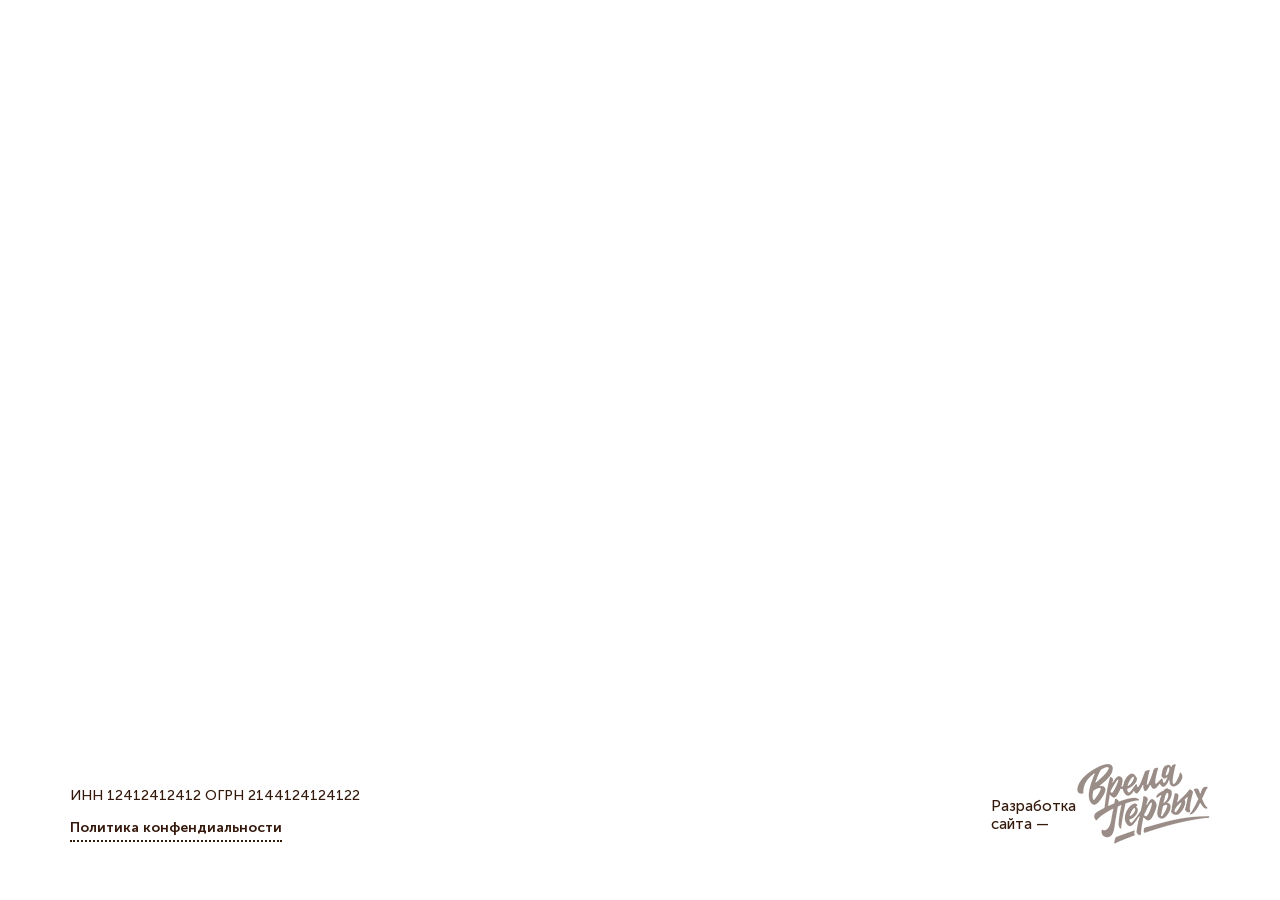
<file: template.html>
<!DOCTYPE html>
<html lang="en">
  <head>
    <meta charset="UTF-8"/>
    <title>УМСКУЛ - онлайн школа подготовки к ЕГЭ</title>
    <meta name="keywords" content=""/>
    <meta name="description" content=""/>
    <meta name="viewport" content="width=device-width, initial-scale=1.0, shrink-to-fit=no"/>
    <link href="css/style.css" rel="stylesheet"/>
  </head>
</html>
<body>
  <div class="wrapper">
  </div>
  <!-- begin footer-->
  <footer class="footer">
    <div class="container_center">
      <div class="footer__left">
        <div class="footer__inn">ИНН 12412412412   ОГРН 2144124124122</div><a class="footer__privacy" href="#" data-toggle="modal" data-target="#privacyModal">Политика конфендиальности</a>
      </div>
      <div class="footer__right"><a class="footer__time" href="http://timetofirst.ru" target="blank"><span class="footer__timeLabel">Разработка сайта  —</span><span class="footer__timeImg"><img src="img/time-logo.png">
<img src="img/time-logo-hover.png"></span></a></div>
    </div>
  </footer>
  <!-- end footer-->
  <!-- begin Modal privacyModal-->
  <div class="modal fade privacyModal" id="privacyModal">
    <div class="modal-dialog">
      <div class="modal-content"><a class="modal-close" href="#" data-dismiss="modal"></a>
        <h2 class="section__title">Privacy policy</h2>
        <p>Lorem ipsum dolor sit amet, consectetur adipisicing elit. Rem voluptatem dignissimos ad nihil in beatae, veritatis sequi. Adipisci ex placeat tempore, quam quos error neque cupiditate, numquam ut praesentium sit.</p>
        <p>Lorem ipsum dolor sit amet, consectetur adipisicing elit, sed do eiusmod tempor incididunt ut labore et dolore magna aliqua. Ut enim ad minim veniam, quis nostrud exercitation ullamco laboris nisi ut aliquip ex ea commodo consequat. Duis aute irure dolor in reprehenderit in voluptate velit esse cillum dolore eu fugiat nulla pariatur. Excepteur sint occaecat cupidatat non proident, sunt in culpa qui officia deserunt mollit anim id est laborum.</p>
        <p>Lorem ipsum dolor sit amet, consectetur adipisicing elit, sed do eiusmod tempor incididunt ut labore et dolore magna aliqua. Ut enim ad minim veniam, quis nostrud exercitation ullamco laboris nisi ut aliquip ex ea commodo consequat. Duis aute irure dolor in reprehenderit in voluptate velit esse cillum dolore eu fugiat nulla pariatur. Excepteur sint occaecat cupidatat non proident, sunt in culpa qui officia deserunt mollit anim id est laborum.</p>
        <p>Lorem ipsum dolor sit amet, consectetur adipisicing elit, sed do eiusmod tempor incididunt ut labore et dolore magna aliqua. Ut enim ad minim veniam, quis nostrud exercitation ullamco laboris nisi ut aliquip ex ea commodo consequat. Duis aute irure dolor in reprehenderit in voluptate velit esse cillum dolore eu fugiat nulla pariatur. Excepteur sint occaecat cupidatat non proident, sunt in culpa qui officia deserunt mollit anim id est laborum.</p>
        <p>Lorem ipsum dolor sit amet, consectetur adipisicing elit, sed do eiusmod tempor incididunt ut labore et dolore magna aliqua. Ut enim ad minim veniam, quis nostrud exercitation ullamco laboris nisi ut aliquip ex ea commodo consequat. Duis aute irure dolor in reprehenderit in voluptate velit esse cillum dolore eu fugiat nulla pariatur. Excepteur sint occaecat cupidatat non proident, sunt in culpa qui officia deserunt mollit anim id est laborum.</p>
        <p>Lorem ipsum dolor sit amet, consectetur adipisicing elit, sed do eiusmod tempor incididunt ut labore et dolore magna aliqua. Ut enim ad minim veniam, quis nostrud exercitation ullamco laboris nisi ut aliquip ex ea commodo consequat. Duis aute irure dolor in reprehenderit in voluptate velit esse cillum dolore eu fugiat nulla pariatur. Excepteur sint occaecat cupidatat non proident, sunt in culpa qui officia deserunt mollit anim id est laborum.</p>
      </div>
    </div>
  </div>
  <!-- end Modal privacyModal -->
  <script type="text/javascript" src="js/jquery.js"></script>
  <script type="text/javascript" src="js/modal.js"></script>
  <script type="text/javascript" src="js/function.js"></script>
</body>
</file>
<file: css/style.css>
@charset "UTF-8";
/*!
 *
 * Evgeniy Ivanov - 2018
 * busforward@gmail.com
 * Skype: ivanov_ea
 *
 */
.footer:after, .teachers__text:after, .main__content:after, .header:after, .form:after, .form__row:after, .firstScreen__grid:after, .section__title:after, .labeled__wrap:after, .time__topRow:after, .time__topItem:after, .time__bottom:after, .dz:after, .chats:after, .guide:after, .teachers__slide:after, .control__swich:after, .control__revTop:after, .programm__top:after, .programm__bottom:after {
  content: '';
  display: table;
  clear: both; }

.footer:before, .teachers__text:before {
  content: '';
  display: table;
  clear: both; }

@font-face {
  font-family: "Museo Sans";
  font-style: normal;
  font-weight: 100;
  src: url("../fonts/MuseoSansCyrl-100.eot?") format("eot"), url("../fonts/MuseoSansCyrl-100.woff2") format("woff2"), url("../fonts/MuseoSansCyrl-100.woff") format("woff"), url("../fonts/MuseoSansCyrl-100.ttf") format("truetype"), url("../fonts/MuseoSansCyrl-100.svg#Museo_Sans") format("svg"); }

@font-face {
  font-family: "Museo Sans";
  font-style: normal;
  font-weight: 300;
  src: url("../fonts/MuseoSansCyrl-300.eot?") format("eot"), url("../fonts/MuseoSansCyrl-300.woff2") format("woff2"), url("../fonts/MuseoSansCyrl-300.woff") format("woff"), url("../fonts/MuseoSansCyrl-300.ttf") format("truetype"), url("../fonts/MuseoSansCyrl-300.svg#Museo_Sans") format("svg"); }

@font-face {
  font-family: "Museo Sans";
  font-style: normal;
  font-weight: 500;
  src: url("../fonts/MuseoSansCyrl-500.eot?") format("eot"), url("../fonts/MuseoSansCyrl-500.woff2") format("woff2"), url("../fonts/MuseoSansCyrl-500.woff") format("woff"), url("../fonts/MuseoSansCyrl-500.ttf") format("truetype"), url("../fonts/MuseoSansCyrl-500.svg#Museo_Sans") format("svg"); }

@font-face {
  font-family: "Museo Sans";
  font-style: normal;
  font-weight: 700;
  src: url("../fonts/MuseoSansCyrl-700.eot?") format("eot"), url("../fonts/MuseoSansCyrl-700.woff2") format("woff2"), url("../fonts/MuseoSansCyrl-700.woff") format("woff"), url("../fonts/MuseoSansCyrl-700.ttf") format("truetype"), url("../fonts/MuseoSansCyrl-700.svg#Museo_Sans") format("svg"); }

@font-face {
  font-family: "Museo Sans";
  font-style: normal;
  font-weight: 900;
  src: url("../fonts/MuseoSansCyrl-900.eot?") format("eot"), url("../fonts/MuseoSansCyrl-900.woff2") format("woff2"), url("../fonts/MuseoSansCyrl-900.woff") format("woff"), url("../fonts/MuseoSansCyrl-900.ttf") format("truetype"), url("../fonts/MuseoSansCyrl-900.svg#Museo_Sans") format("svg"); }

@font-face {
  font-family: "Berlingske Serif";
  font-style: normal;
  font-weight: 400;
  src: url("../fonts/BerlingskeSerif-BoldItalic.eot?") format("eot"), url("../fonts/BerlingskeSerif-BoldItalic.woff2") format("woff2"), url("../fonts/BerlingskeSerif-BoldItalic.woff") format("woff"), url("../fonts/BerlingskeSerif-BoldItalic.ttf") format("truetype"), url("../fonts/BerlingskeSerif-BoldItalic.svg#Berlingske_Serif") format("svg"); }

@font-face {
  font-family: "Pusia";
  font-style: normal;
  font-weight: 400;
  src: url("../fonts/Pusia-Bold.eot?") format("eot"), url("../fonts/Pusia-Bold.woff2") format("woff2"), url("../fonts/Pusia-Bold.woff") format("woff"), url("../fonts/Pusia-Bold.ttf") format("truetype"), url("../fonts/Pusia-Bold.svg#Pusia") format("svg"); }

/* Global variables */
/* ======================================================================== */
/* Grid */
/* ======================================================================== */
/* Form */
/* ======================================================================== */
/* Breakpoints */
* {
  -webkit-box-sizing: border-box;
  box-sizing: border-box; }

html, body, .wrapper {
  height: 100%;
  position: relative;
  -webkit-box-sizing: content-box;
  box-sizing: content-box; }

/*! normalize.css v7.0.0 | MIT License | github.com/necolas/normalize.css */
/* Document
   ========================================================================== */
/**
 * 1. Correct the line height in all browsers.
 * 2. Prevent adjustments of font size after orientation changes in
 *    IE on Windows Phone and in iOS.
 */
html {
  -ms-text-size-adjust: 100%;
  /* 2 */
  -webkit-text-size-adjust: 100%;
  /* 2 */ }

/* Sections
   ========================================================================== */
/**
 * Remove the margin in all browsers (opinionated).
 */
body {
  margin: 0;
  font-size: 100%;
  font-family: "Museo Sans";
  color: #35190c;
  line-height: 1.2; }

/**
 * Add the correct display in IE 9-.
 */
article, aside, details, figcaption, figure, footer, header, hgroup, main, nav, section, summary {
  display: block; }

/**
 * Correct the font size and margin on `h1` elements within `section` and
 * `article` contexts in Chrome, Firefox, and Safari.
 */
h1 {
  font-size: 2em;
  margin: 0.67em 0; }

/* Grouping content
   ========================================================================== */
/**
 * Add the correct display in IE 9-.
 * 1. Add the correct display in IE.
 */
figcaption,
figure,
main {
  /* 1 */
  display: block; }

/**
 * Add the correct margin in IE 8.
 */
figure {
  margin: 1em 40px; }

/**
 * 1. Add the correct box sizing in Firefox.
 * 2. Show the overflow in Edge and IE.
 */
hr {
  -webkit-box-sizing: content-box;
  box-sizing: content-box;
  /* 1 */
  height: 0;
  /* 1 */
  overflow: visible;
  /* 2 */ }

/**
 * 1. Correct the inheritance and scaling of font size in all browsers.
 * 2. Correct the odd `em` font sizing in all browsers.
 */
pre {
  font-family: monospace, monospace;
  /* 1 */
  font-size: 1em;
  /* 2 */ }

/* Text-level semantics
   ========================================================================== */
/**
 * 1. Remove the gray background on active links in IE 10.
 * 2. Remove gaps in links underline in iOS 8+ and Safari 8+.
 */
a {
  background-color: transparent;
  /* 1 */
  -webkit-text-decoration-skip: objects;
  /* 2 */
  -webkit-transition: all .3s;
  -o-transition: all .3s;
  transition: all .3s; }
  a:focus {
    outline: 0; }

/**
 * 1. Remove the bottom border in Chrome 57- and Firefox 39-.
 * 2. Add the correct text decoration in Chrome, Edge, IE, Opera, and Safari.
 */
abbr[title] {
  border-bottom: none;
  /* 1 */
  text-decoration: underline;
  /* 2 */
  -webkit-text-decoration: underline dotted;
  text-decoration: underline dotted;
  /* 2 */ }

/**
 * Prevent the duplicate application of `bolder` by the next rule in Safari 6.
 */
b,
strong {
  font-weight: inherit; }

/**
 * Add the correct font weight in Chrome, Edge, and Safari.
 */
b,
strong {
  font-weight: bolder; }

/**
 * 1. Correct the inheritance and scaling of font size in all browsers.
 * 2. Correct the odd `em` font sizing in all browsers.
 */
code,
kbd,
samp {
  font-family: monospace, monospace;
  /* 1 */
  font-size: 1em;
  /* 2 */ }

/**
 * Add the correct font style in Android 4.3-.
 */
dfn {
  font-style: italic; }

/**
 * Add the correct background and color in IE 9-.
 */
mark {
  background-color: #ff0;
  color: #000; }

/**
 * Add the correct font size in all browsers.
 */
small {
  font-size: 80%; }

/**
 * Prevent `sub` and `sup` elements from affecting the line height in
 * all browsers.
 */
sub,
sup {
  font-size: 75%;
  line-height: 0;
  position: relative;
  vertical-align: baseline; }

sub {
  bottom: -0.25em; }

sup {
  top: -0.5em; }

/* Embedded content
   ========================================================================== */
/**
 * Add the correct display in IE 9-.
 */
audio,
video {
  display: inline-block; }

/**
 * Add the correct display in iOS 4-7.
 */
audio:not([controls]) {
  display: none;
  height: 0; }

/**
 * Remove the border on images inside links in IE 10-.
 */
img {
  border-style: none;
  max-width: 100%; }

/**
 * Hide the overflow in IE.
 */
svg:not(:root) {
  overflow: hidden; }

/* Forms
   ========================================================================== */
/**
 * 1. Change the font styles in all browsers (opinionated).
 * 2. Remove the margin in Firefox and Safari.
 */
button,
input,
optgroup,
select,
textarea {
  margin: 0;
  /* 2 */ }

/**
 * Show the overflow in IE.
 * 1. Show the overflow in Edge.
 */
button,
input {
  /* 1 */
  overflow: visible;
  outline: 0; }

/**
 * Remove the inheritance of text transform in Edge, Firefox, and IE.
 * 1. Remove the inheritance of text transform in Firefox.
 */
button,
select {
  /* 1 */
  text-transform: none; }

/**
 * 1. Prevent a WebKit bug where (2) destroys native `audio` and `video`
 *    controls in Android 4.
 * 2. Correct the inability to style clickable types in iOS and Safari.
 */
button,
html [type="button"],
[type="reset"],
[type="submit"] {
  -webkit-appearance: button;
  /* 2 */ }

/**
 * Remove the inner border and padding in Firefox.
 */
button::-moz-focus-inner,
[type="button"]::-moz-focus-inner,
[type="reset"]::-moz-focus-inner,
[type="submit"]::-moz-focus-inner {
  border-style: none;
  padding: 0; }

/**
 * Restore the focus styles unset by the previous rule.
 */
button:-moz-focusring,
[type="button"]:-moz-focusring,
[type="reset"]:-moz-focusring,
[type="submit"]:-moz-focusring {
  outline: 1px dotted ButtonText; }

/**
 * Correct the padding in Firefox.
 */
fieldset {
  padding: 0.35em 0.75em 0.625em; }

/**
 * 1. Correct the text wrapping in Edge and IE.
 * 2. Correct the color inheritance from `fieldset` elements in IE.
 * 3. Remove the padding so developers are not caught out when they zero out
 *    `fieldset` elements in all browsers.
 */
legend {
  -webkit-box-sizing: border-box;
  box-sizing: border-box;
  /* 1 */
  color: inherit;
  /* 2 */
  display: table;
  /* 1 */
  max-width: 100%;
  /* 1 */
  padding: 0;
  /* 3 */
  white-space: normal;
  /* 1 */ }

/**
 * 1. Add the correct display in IE 9-.
 * 2. Add the correct vertical alignment in Chrome, Firefox, and Opera.
 */
progress {
  display: inline-block;
  /* 1 */
  vertical-align: baseline;
  /* 2 */ }

/**
 * Remove the default vertical scrollbar in IE.
 */
textarea {
  overflow: auto; }

/**
 * 1. Add the correct box sizing in IE 10-.
 * 2. Remove the padding in IE 10-.
 */
[type="checkbox"],
[type="radio"] {
  -webkit-box-sizing: border-box;
  box-sizing: border-box;
  /* 1 */
  padding: 0;
  /* 2 */ }

/**
 * Correct the cursor style of increment and decrement buttons in Chrome.
 */
[type="number"]::-webkit-inner-spin-button,
[type="number"]::-webkit-outer-spin-button {
  height: auto; }

/**
 * 1. Correct the odd appearance in Chrome and Safari.
 * 2. Correct the outline style in Safari.
 */
[type="search"] {
  -webkit-appearance: textfield;
  /* 1 */
  outline-offset: -2px;
  /* 2 */ }

/**
 * Remove the inner padding and cancel buttons in Chrome and Safari on macOS.
 */
[type="search"]::-webkit-search-cancel-button,
[type="search"]::-webkit-search-decoration {
  -webkit-appearance: none; }

/**
 * 1. Correct the inability to style clickable types in iOS and Safari.
 * 2. Change font properties to `inherit` in Safari.
 */
::-webkit-file-upload-button {
  -webkit-appearance: button;
  /* 1 */
  font: inherit;
  /* 2 */ }

/* Interactive
   ========================================================================== */
/*
 * Add the correct display in IE 9-.
 * 1. Add the correct display in Edge, IE, and Firefox.
 */
details,
menu {
  display: block; }

/*
 * Add the correct display in all browsers.
 */
summary {
  display: list-item; }

/* Scripting
   ========================================================================== */
/**
 * Add the correct display in IE 9-.
 */
canvas {
  display: inline-block; }

/**
 * Add the correct display in IE.
 */
template {
  display: none; }

/* Hidden
   ========================================================================== */
/**
 * Add the correct display in IE 10-.
 */
[hidden] {
  display: none; }

.wrapper {
  font-size: 1em;
  min-height: 100%;
  height: auto !important;
  height: 100%;
  overflow: hidden;
  margin: 0 auto -10em auto; }

/* Middle
 ----------------------------------------------------------------------------- */
.main__content {
  padding-bottom: 10em; }

.container_center {
  max-width: 73.125em;
  padding: 0 15px;
  margin-left: auto;
  margin-right: auto; }

.column {
  -webkit-column-count: 4;
  column-count: 4;
  -webkit-column-gap: 20px;
  column-gap: 20px;
  -webkit-column-width: 300px;
  column-width: 300px; }

/* Header
 ----------------------------------------------------------------------------- */
.header {
  padding: 3.7em 0 1em;
  text-align: center;
  position: absolute;
  top: 0;
  left: 0;
  width: 100%; }
  .header__logo {
    display: inline-block;
    width: 16.8em; }

.stiky {
  position: fixed;
  top: 0;
  left: 0;
  width: 100%; }

/* Footer
 ----------------------------------------------------------------------------- */
.footer {
  position: relative;
  height: 10em; }
  .footer .container_center {
    padding-top: 1.5em;
    padding-bottom: 2em; }
  .footer__time {
    text-decoration: none;
    white-space: nowrap;
    display: inline-block;
    vertical-align: middle; }
    .footer__timeLabel {
      vertical-align: bottom;
      font-size: 0.938em;
      color: #35190c;
      display: inline-block;
      width: 5.125em;
      white-space: normal;
      margin-right: 0.6em;
      margin-bottom: 0.7em; }
    .footer__timeImg {
      display: inline-block;
      vertical-align: middle; }
      .footer__timeImg img {
        width: 8.313em;
        height: 5em; }
        .footer__timeImg img:first-child {
          display: block; }
        .footer__timeImg img:last-child {
          display: none; }
    .footer__time:hover {
      text-decoration: none; }
      .footer__time:hover .footer__timeImg img:first-child {
        display: none; }
      .footer__time:hover .footer__timeImg img:last-child {
        display: block; }
  .footer__left {
    float: left;
    font-size: 0.875em;
    padding-top: 1.7em; }
  .footer__inn {
    font-weight: 500;
    margin-bottom: 1em; }
  .footer__privacy {
    color: #35190c;
    text-decoration: none;
    display: inline-block;
    font-weight: 700; }
    .footer__privacy:after {
      content: '';
      display: block;
      border-bottom: 2px dotted;
      margin-top: 0.3em; }
    .footer__privacy:hover {
      color: #fda34a; }
  .footer__right {
    float: right; }
  @media (max-width: 767px) {
    .footer__left, .footer__right {
      float: none;
      width: auto;
      margin-bottom: 3em;
      text-align: center; } }

@font-face {
  font-family: 'icomoon';
  src: url("../fonts/icomoon.eot?t0uex3");
  src: url("../fonts/icomoon.eot?t0uex3#iefix") format("embedded-opentype"), url("../fonts/icomoon.ttf?t0uex3") format("truetype"), url("../fonts/icomoon.woff?t0uex3") format("woff"), url("../fonts/icomoon.svg?t0uex3#icomoon") format("svg");
  font-weight: normal;
  font-style: normal; }

[class^="icon-"], [class*=" icon-"] {
  /* use !important to prevent issues with browser extensions that change fonts */
  font-family: 'icomoon' !important;
  speak: none;
  font-style: normal;
  font-weight: normal;
  font-variant: normal;
  text-transform: none;
  line-height: 1;
  /* Better Font Rendering =========== */
  -webkit-font-smoothing: antialiased;
  -moz-osx-font-smoothing: grayscale; }

.icon-angle-left:before {
  content: "\e900"; }

.icon-angle-right:before {
  content: "\e901"; }

.icon-click:before {
  content: "\e902"; }

.icon-pencil:before {
  content: "\e903"; }

.icon-play:before {
  content: "\e904"; }

.icon-vk:before {
  content: "\e905"; }

.icon-online {
  width: 1em;
  height: 1.938em;
  background: url("../img/online.png") no-repeat center center;
  background-size: 100%;
  display: inline-block; }

.icon-next {
  display: block;
  text-align: center; }
  .icon-next:before {
    content: '';
    width: 1.2em;
    height: 1em;
    display: inline-block;
    background: url("../img/next.png") no-repeat center center;
    background-size: contain; }

.icon-prev {
  display: block;
  text-align: center; }
  .icon-prev:before {
    content: '';
    width: 1.2em;
    height: 1em;
    display: inline-block;
    -webkit-transform: rotate(180deg);
    -ms-transform: rotate(180deg);
    transform: rotate(180deg);
    background: url("../img/next.png") no-repeat center center;
    background-size: 100%; }

.form__row {
  margin-bottom: 15px; }
  .form__row input:not([type]),
  .form__row input[type=text],
  .form__row input[type=password],
  .form__row input[type=email],
  .form__row input[type=url],
  .form__row input[type=search],
  .form__row input[type=tel],
  .form__row input[type=number],
  .form__row input[type=datetime],
  .form__row textarea,
  .form__row .btn {
    width: 100%; }
  .form__row textarea {
    max-width: 100%;
    max-width: 100%;
    min-height: 15px; }

input:not([type]),
input[type=text],
input[type=password],
input[type=email],
input[type=url],
input[type=search],
input[type=tel],
input[type=number],
input[type=datetime],
textarea {
  background-color: #fff;
  border: 1px solid #ddd;
  padding: 6px 15px;
  outline: none;
  font-size: 16px;
  font-weight: 300;
  font-family: "Museo Sans";
  border-radius: 5px;
  -webkit-transition: all .3s;
  -o-transition: all .3s;
  transition: all .3s; }
  input:not([type]):hover,
  input[type=text]:hover,
  input[type=password]:hover,
  input[type=email]:hover,
  input[type=url]:hover,
  input[type=search]:hover,
  input[type=tel]:hover,
  input[type=number]:hover,
  input[type=datetime]:hover,
  textarea:hover {
    border: 1px solid #ddd;
    background-color: #fff; }
  input:not([type]):focus,
  input[type=text]:focus,
  input[type=password]:focus,
  input[type=email]:focus,
  input[type=url]:focus,
  input[type=search]:focus,
  input[type=tel]:focus,
  input[type=number]:focus,
  input[type=datetime]:focus,
  textarea:focus {
    border: 1px solid #ddd;
    background-color: #fff; }
  input:not([type]).invalid,
  input[type=text].invalid,
  input[type=password].invalid,
  input[type=email].invalid,
  input[type=url].invalid,
  input[type=search].invalid,
  input[type=tel].invalid,
  input[type=number].invalid,
  input[type=datetime].invalid,
  textarea.invalid {
    background-color: #fff0f0;
    border: 1px solid red; }
  input:not([type])::-webkit-input-placeholder,
  input[type=text]::-webkit-input-placeholder,
  input[type=password]::-webkit-input-placeholder,
  input[type=email]::-webkit-input-placeholder,
  input[type=url]::-webkit-input-placeholder,
  input[type=search]::-webkit-input-placeholder,
  input[type=tel]::-webkit-input-placeholder,
  input[type=number]::-webkit-input-placeholder,
  input[type=datetime]::-webkit-input-placeholder,
  textarea::-webkit-input-placeholder {
    color: #ddd; }
  input:not([type]):-moz-placeholder,
  input[type=text]:-moz-placeholder,
  input[type=password]:-moz-placeholder,
  input[type=email]:-moz-placeholder,
  input[type=url]:-moz-placeholder,
  input[type=search]:-moz-placeholder,
  input[type=tel]:-moz-placeholder,
  input[type=number]:-moz-placeholder,
  input[type=datetime]:-moz-placeholder,
  textarea:-moz-placeholder {
    color: #ddd; }
  input:not([type])::-moz-placeholder,
  input[type=text]::-moz-placeholder,
  input[type=password]::-moz-placeholder,
  input[type=email]::-moz-placeholder,
  input[type=url]::-moz-placeholder,
  input[type=search]::-moz-placeholder,
  input[type=tel]::-moz-placeholder,
  input[type=number]::-moz-placeholder,
  input[type=datetime]::-moz-placeholder,
  textarea::-moz-placeholder {
    color: #ddd; }
  input:not([type]):-ms-input-placeholder,
  input[type=text]:-ms-input-placeholder,
  input[type=password]:-ms-input-placeholder,
  input[type=email]:-ms-input-placeholder,
  input[type=url]:-ms-input-placeholder,
  input[type=search]:-ms-input-placeholder,
  input[type=tel]:-ms-input-placeholder,
  input[type=number]:-ms-input-placeholder,
  input[type=datetime]:-ms-input-placeholder,
  textarea:-ms-input-placeholder {
    color: #ddd; }

input[type=search]::-webkit-search-cancel-button,
input[type=search]::-webkit-search-decoration {
  -webkit-appearance: none; }

input[type=number]::-webkit-inner-spin-button,
input[type=number]::-webkit-outer-spin-button {
  height: auto; }

input[type=checkbox],
input[type=radio] {
  padding: 0;
  display: inline-block;
  height: 14px;
  width: 14px;
  border: 1px solid #aaa;
  overflow: hidden;
  margin-top: -4px;
  vertical-align: middle;
  -webkit-appearance: none;
  outline: 0;
  background: 0 0;
  text-align: center;
  position: relative; }
  input[type=checkbox]:not(:disabled), input[type=checkbox]:not(:disabled),
  input[type=radio]:not(:disabled),
  input[type=radio]:not(:disabled) {
    cursor: pointer; }
  input[type=checkbox]:before, input[type=checkbox]:before,
  input[type=radio]:before,
  input[type=radio]:before {
    display: block; }
  input[type=checkbox]:disabled, input[type=checkbox]:disabled,
  input[type=radio]:disabled,
  input[type=radio]:disabled {
    border-color: #ddd; }

input[type=radio] {
  border-radius: 50%; }
  input[type=radio]:checked:before {
    content: '';
    width: 6px;
    height: 6px;
    top: 50%;
    left: 50%;
    margin-top: -3px;
    margin-left: -3px;
    display: block;
    position: absolute;
    border-radius: 50%;
    background: #000; }
  input[type=radio]:disabled:checked:before {
    background-color: #aaa; }

input[type=checkbox]:checked:before, input[type=checkbox]:indeterminate:before {
  content: "\2714";
  font-size: 12px;
  -webkit-font-smoothing: antialiased;
  text-align: center;
  line-height: 13px;
  color: #000; }

input[type=checkbox]:indeterminate:before {
  content: "\f068"; }

input[type=checkbox]:disabled:checked:before, input[type=checkbox]:disabled:indeterminate:before {
  color: #aaa; }

.grid {
  margin-left: -1.2em;
  -webkit-box-sizing: content-box;
  box-sizing: content-box; }
  html[data-browser*="flexible"] .grid {
    display: -webkit-box;
    display: -moz-box;
    display: -webkit-flex;
    display: -ms-flexbox;
    display: -ms-flex;
    display: flex; }
    html[data-browser*="flexible"] .grid > div {
      display: block; }
  html[data-browser*="not-flex"] .grid {
    display: block;
    font-size: 0;
    line-height: 0;
    letter-spacing: -1px; }
    html[data-browser*="not-flex"] .grid > div {
      display: inline-block;
      vertical-align: top;
      letter-spacing: normal;
      line-height: 1.2;
      font-size: 1em; }
  html[data-browser*="flexible"] .grid {
    -webkit-box-orient: horizontal;
    -webkit-box-direction: normal;
    -ms-flex-flow: row wrap;
    flex-flow: row wrap; }
  html[data-browser*="flexible"] .grid-nowrap {
    -webkit-box-orient: horizontal;
    -webkit-box-direction: normal;
    -ms-flex-flow: row nowrap;
    flex-flow: row nowrap; }
  .grid > div {
    padding-left: 1.2em;
    margin-bottom: 1.2em; }
    .grid > div.width_1 {
      width: 50%; }
    .grid > div.width_2 {
      width: 50%; }
    .grid > div.width_3 {
      width: 33.3%; }
    .grid > div.width_4 {
      width: 25%; }
    .grid > div.width_5 {
      width: 20%; }
    .grid > div.width_2_3 {
      width: 66%; }
    .grid > div.width_3_4 {
      width: 75%; }
  .grid__1 > div {
    width: 100%; }
  .grid__2 > div {
    width: 50%; }
  .grid__3 > div {
    width: 33.3%; }
  .grid__4 > div {
    width: 25%; }
  .grid__5 > div {
    width: 20%; }

[data-grid-match] .grid__item {
  background-color: #eee; }

@media (max-width: 991px) {
  .grid__4 > div {
    width: 50%; } }

.soc {
  float: left; }
  .soc a {
    display: inline-block;
    width: 30px;
    height: 30px;
    border-radius: 50%;
    background-color: #000;
    text-align: center;
    text-decoration: none;
    -webkit-transition: all 0.3ss;
    -o-transition: all 0.3ss;
    transition: all 0.3ss; }
    .soc a:hover {
      opacity: .8; }
    .soc a:before {
      content: 'soc';
      color: #fff;
      text-decoration: none; }

.breadcrumb {
  margin: 15px 0;
  padding: 0; }
  .breadcrumb li {
    display: inline-block;
    vertical-align: baseline; }
    .breadcrumb li:not(:first-child):before {
      content: '/';
      display: inline-block; }
    .breadcrumb li:last-child a {
      cursor: default;
      text-decoration: none; }
    .breadcrumb li a {
      font-size: 12px; }

.pagination {
  margin: 25px 0;
  padding: 0; }
  .pagination li {
    display: inline-block; }
    .pagination li a {
      display: block;
      text-align: center; }
    .pagination li.prev a:before {
      content: '<'; }
    .pagination li.next a:before {
      content: '>'; }

.btn {
  color: #56a5fc;
  font-family: Pusia;
  font-size: 1.06em;
  font-weight: 400;
  letter-spacing: 0.054em;
  padding: 1.7em 2em 1.9em;
  letter-spacing: .03em;
  border: none;
  outline: none;
  text-decoration: none;
  display: inline-block;
  background-color: #fff;
  background-size: 100% 200%;
  text-align: center;
  max-width: 100%;
  cursor: pointer;
  border-radius: 3em;
  -webkit-transition: all 0.3s;
  -o-transition: all 0.3s;
  transition: all 0.3s;
  text-decoration: none;
  text-transform: uppercase;
  position: relative; }
  .btn:hover {
    background-color: #56a5fc;
    color: #ffffff;
    text-decoration: none;
    -webkit-box-shadow: 0 0.375em 1.875em #59c6ff;
    box-shadow: 0 0.375em 1.875em #59c6ff;
    background-position: 0 -4em; }
  .btn:active {
    background-color: #56a5fc;
    color: #ffffff;
    -webkit-transform: translateY(0.3em);
    -ms-transform: translateY(0.3em);
    transform: translateY(0.3em); }
  .btn_icon {
    padding-left: 3.8em; }
    .btn_icon i {
      position: absolute;
      font-size: 1.7em;
      left: 0.8em;
      top: 50%;
      margin-top: -0.6em;
      opacity: 0.25; }
  .btn_primary {
    background-color: #27d0c6;
    color: #ffffff;
    -webkit-box-shadow: inset 0 -0.312em 0.625em rgba(131, 180, 235, 0.4), inset 0 -0.062em 0.313em rgba(131, 180, 235, 0.5), inset 0 0.125em 0.625em rgba(131, 180, 235, 0.5);
    box-shadow: inset 0 -0.312em 0.625em rgba(131, 180, 235, 0.4), inset 0 -0.062em 0.313em rgba(131, 180, 235, 0.5), inset 0 0.125em 0.625em rgba(131, 180, 235, 0.5);
    background-color: #27d0c6;
    background-image: -webkit-gradient(linear, left bottom, left top, color-stop(40%, #4e75a0), to(#83b4eb));
    background-image: -webkit-linear-gradient(bottom, #4e75a0 40%, #83b4eb 100%);
    background-image: -o-linear-gradient(bottom, #4e75a0 40%, #83b4eb 100%);
    background-image: linear-gradient(to top, #4e75a0 40%, #83b4eb 100%); }
    .btn_primary:hover {
      color: #ffffff;
      -webkit-box-shadow: inset 0 -0.312em 0.625em rgba(131, 180, 235, 0.4), inset 0 -0.062em 0.313em rgba(131, 180, 235, 0.5), inset 0 0.125em 0.625em rgba(131, 180, 235, 0.5);
      box-shadow: inset 0 -0.312em 0.625em rgba(131, 180, 235, 0.4), inset 0 -0.062em 0.313em rgba(131, 180, 235, 0.5), inset 0 0.125em 0.625em rgba(131, 180, 235, 0.5);
      background-color: #27d0c6; }
  .btn_success {
    background-color: #27d0c6;
    color: #ffffff;
    text-shadow: 0 0.063em 0 rgba(27, 122, 119, 0.15);
    background-image: -webkit-gradient(linear, left bottom, left top, color-stop(40%, #f68d38), to(#fec371));
    background-image: -webkit-linear-gradient(bottom, #f68d38 40%, #fec371 100%);
    background-image: -o-linear-gradient(bottom, #f68d38 40%, #fec371 100%);
    background-image: linear-gradient(to top, #f68d38 40%, #fec371 100%);
    -webkit-box-shadow: 0 2.188em 4.375em rgba(247, 152, 67, 0.35), inset 0 -0.312em 0.625em rgba(251, 188, 100, 0.4), inset 0 -0.062em 0.313em rgba(251, 188, 100, 0.5), inset 0 0.125em 0.625em rgba(251, 188, 100, 0.5);
    box-shadow: 0 2.188em 4.375em rgba(247, 152, 67, 0.35), inset 0 -0.312em 0.625em rgba(251, 188, 100, 0.4), inset 0 -0.062em 0.313em rgba(251, 188, 100, 0.5), inset 0 0.125em 0.625em rgba(251, 188, 100, 0.5); }
    .btn_success:hover {
      color: #ffffff;
      -webkit-box-shadow: 0 2.188em 4.375em rgba(247, 152, 67, 0.35), inset 0 -0.312em 0.625em rgba(251, 188, 100, 0.4), inset 0 -0.062em 0.313em rgba(251, 188, 100, 0.5), inset 0 0.125em 0.625em rgba(251, 188, 100, 0.5);
      box-shadow: 0 2.188em 4.375em rgba(247, 152, 67, 0.35), inset 0 -0.312em 0.625em rgba(251, 188, 100, 0.4), inset 0 -0.062em 0.313em rgba(251, 188, 100, 0.5), inset 0 0.125em 0.625em rgba(251, 188, 100, 0.5); }
  .btn_warning {
    color: #fda34a; }
    .btn_warning:hover {
      color: #ffffff;
      -webkit-box-shadow: 0 0.375em 1.875em #fcc982;
      box-shadow: 0 0.375em 1.875em #fcc982;
      background-color: #fd9b3a; }
  .btn_danger {
    color: #8fa934; }
    .btn_danger:hover {
      -webkit-box-shadow: 0 0.375em 1.875em #b0cd33;
      box-shadow: 0 0.375em 1.875em #b0cd33;
      background-color: #90ac28;
      color: #ffffff; }
  .btn_vk {
    padding-left: 5.5em; }
    .btn_vk .icon-vk {
      position: absolute;
      height: 100%;
      width: 21.6%;
      text-align: center;
      border-right: 0.08em solid rgba(255, 255, 255, 0.3);
      left: 0;
      top: 0;
      line-height: 3.1;
      font-size: 1.7em; }

.video__wrapper {
  position: relative;
  overflow: hidden;
  padding-bottom: 56.4%;
  border-radius: 1em;
  background-size: cover;
  background-position: center; }
  .video__wrapper iframe {
    position: absolute;
    top: 0;
    left: 0;
    width: 100%;
    height: 100%; }

.video__prev {
  position: absolute;
  display: block;
  top: 0;
  left: 0;
  width: 100%;
  height: 100%; }

.video__play {
  position: absolute;
  top: 50%;
  left: 50%;
  width: 12em;
  height: 12em;
  line-height: 11.7em;
  text-align: center;
  margin-top: -6em;
  margin-left: -6em;
  border-radius: 50%;
  border: 0.313em solid #ffffff;
  color: #ffffff;
  cursor: pointer;
  -webkit-transition: all .3s;
  -o-transition: all .3s;
  transition: all .3s; }
  .video__play:before {
    font-size: 4.4em;
    margin-right: -0.2em;
    -webkit-transition: all .3s;
    -o-transition: all .3s;
    transition: all .3s;
    display: inline-block; }
  .video__play:hover {
    -webkit-transform: scale(1.05);
    -ms-transform: scale(1.05);
    transform: scale(1.05);
    background-color: #fda34a;
    border-color: #fda34a; }
    .video__play:hover:before {
      -webkit-transform: scale(1.05);
      -ms-transform: scale(1.05);
      transform: scale(1.05); }
  .video__play:active {
    -webkit-transform: scale(1);
    -ms-transform: scale(1);
    transform: scale(1); }

@media (max-width: 767px) {
  .video__wrapper {
    margin-left: -15px;
    margin-right: -15px;
    -webkit-box-sizing: content-box;
    box-sizing: content-box;
    border-radius: 0; }
  .video__play {
    font-size: .6em; } }

.modal {
  display: none;
  overflow: auto;
  overflow-y: scroll;
  position: fixed;
  top: 0;
  right: 0;
  bottom: 0;
  left: 0;
  z-index: 1050;
  -webkit-overflow-scrolling: touch;
  outline: 0; }
  .modal-open {
    overflow: hidden; }
  .modal-close {
    position: absolute;
    width: 21px;
    height: 21px;
    right: 23px;
    top: 23px; }
    .modal-close:before, .modal-close:after {
      content: '';
      position: absolute;
      display: block;
      width: 20px;
      border-top: 1px solid #35190c;
      top: 10px; }
    .modal-close:before {
      -webkit-transform: rotate(45deg);
      -ms-transform: rotate(45deg);
      transform: rotate(45deg); }
    .modal-close:after {
      -webkit-transform: rotate(-45deg);
      -ms-transform: rotate(-45deg);
      transform: rotate(-45deg); }
    .modal-close:hover {
      opacity: .8; }
  .modal.fade .modal-dialog {
    -webkit-transform: translate(0, -25%);
    -ms-transform: translate(0, -25%);
    transform: translate(0, -25%);
    -webkit-transition: -webkit-transform 0.3s ease-out;
    transition: -webkit-transform 0.3s ease-out;
    -o-transition: transform 0.3s ease-out;
    transition: transform 0.3s ease-out;
    transition: transform 0.3s ease-out, -webkit-transform 0.3s ease-out; }
  .modal.in .modal-dialog {
    -webkit-transform: translate(0, 0);
    -ms-transform: translate(0, 0);
    transform: translate(0, 0);
    position: relative; }
  .modal-dialog {
    position: relative;
    width: auto;
    margin: 10px auto;
    max-width: 690px; }
  .modal-content {
    position: relative;
    background-color: #fff;
    border: 1px solid #999;
    border: 1px solid rgba(0, 0, 0, 0.2);
    border-radius: 6px;
    -webkit-box-shadow: 0 3px 9px rgba(0, 0, 0, 0.5);
    box-shadow: 0 3px 9px rgba(0, 0, 0, 0.5);
    background-clip: padding-box;
    outline: 0;
    padding: 46px 53px; }
  .modal-backdrop {
    position: fixed;
    top: 0;
    right: 0;
    bottom: 0;
    left: 0;
    z-index: 1040;
    background-color: #000; }
    .modal-backdrop.fade {
      opacity: 0;
      filter: alpha(opacity=0); }
    .modal-backdrop.in {
      opacity: .5;
      filter: alpha(opacity=50); }
  .modal-header {
    padding: 15px 0;
    min-height: 16.42857143px;
    color: #666;
    font-size: 18px; }
    .modal-header .close {
      margin-top: -2px; }
  .modal-title {
    margin: 0;
    line-height: 1.42857143; }
  .modal-body {
    position: relative;
    padding: 0; }
  .modal-footer {
    margin-top: 15px;
    padding: 19px 20px 20px;
    text-align: right;
    border-top: 1px solid #e5e5e5; }
    .modal-footer .btn + .btn {
      margin-left: 5px;
      margin-bottom: 0; }
    .modal-footer .btn-group .btn + .btn {
      margin-left: -1px; }
    .modal-footer .btn-block + .btn-block {
      margin-left: 0; }

/* Slider */
.slick-slider {
  position: relative;
  display: block;
  -webkit-box-sizing: border-box;
  box-sizing: border-box;
  -webkit-touch-callout: none;
  -webkit-user-select: none;
  -khtml-user-select: none;
  -moz-user-select: none;
  -ms-user-select: none;
  user-select: none;
  -ms-touch-action: pan-y;
  touch-action: pan-y;
  -webkit-tap-highlight-color: transparent; }

.slick-list {
  position: relative;
  overflow: hidden;
  display: block;
  margin: 0;
  padding: 0; }
  .slick-list:focus {
    outline: none; }
  .slick-list.dragging {
    cursor: pointer;
    cursor: hand; }

.slick-slider .slick-track,
.slick-slider .slick-list {
  -webkit-transform: translate3d(0, 0, 0);
  -moz-transform: translate3d(0, 0, 0);
  -ms-transform: translate3d(0, 0, 0);
  -o-transform: translate3d(0, 0, 0);
  transform: translate3d(0, 0, 0); }

.slick-track {
  position: relative;
  left: 0;
  top: 0;
  display: block;
  margin-left: auto;
  margin-right: auto; }
  .slick-track:before, .slick-track:after {
    content: "";
    display: table; }
  .slick-track:after {
    clear: both; }
  .slick-loading .slick-track {
    visibility: hidden; }

.slick-slide {
  float: left;
  height: 100%;
  min-height: 1px;
  outline: 0;
  display: none; }
  [dir="rtl"] .slick-slide {
    float: right; }
  .slick-slide img {
    display: block; }
  .slick-slide.slick-loading img {
    display: none; }
  .slick-slide.dragging img {
    pointer-events: none; }
  .slick-initialized .slick-slide {
    display: block; }
  .slick-loading .slick-slide {
    visibility: hidden; }
  .slick-vertical .slick-slide {
    display: block;
    height: auto;
    border: 1px solid transparent; }

.slick-arrow.slick-hidden {
  display: none; }

.thems__link {
  display: inline-block;
  position: relative;
  cursor: pointer;
  -webkit-transition: all .3s;
  -o-transition: all .3s;
  transition: all .3s; }
  .thems__link:after {
    content: '';
    display: block;
    border-bottom: 0.05em dotted;
    margin-top: -0.2em; }
  .thems__link:hover {
    color: #fff; }
    .thems__link:hover .thems__drop {
      color: #000; }

.thems__drop {
  display: none;
  position: absolute;
  font-size: 0.4em;
  color: #000;
  background-color: #fff;
  z-index: 5;
  top: 2.8em;
  margin-top: 1em;
  right: 0;
  border-radius: 0.4em;
  padding: 1.6em 1.4em 1em;
  width: 80%;
  -webkit-box-shadow: -1.312em 1.313em 5.625em rgba(82, 76, 84, 0.15);
  box-shadow: -1.312em 1.313em 5.625em rgba(82, 76, 84, 0.15); }
  .thems__drop:before {
    content: '';
    position: absolute;
    border: 1em solid transparent;
    border-left-color: #fff;
    left: 1em;
    top: -1em; }
  .thems__drop.show {
    display: block; }

.thems__close {
  position: absolute;
  top: 1.2em;
  right: 1.9em;
  cursor: pointer;
  color: #ccc; }
  .thems__close:before, .thems__close:after {
    content: '';
    position: absolute;
    width: 1em;
    border: 1px solid; }
  .thems__close:before {
    -webkit-transform: rotate(45deg);
    -ms-transform: rotate(45deg);
    transform: rotate(45deg); }
  .thems__close:after {
    -webkit-transform: rotate(-45deg);
    -ms-transform: rotate(-45deg);
    transform: rotate(-45deg); }

.thems__list {
  margin: 0;
  padding: 0;
  list-style: none; }
  .thems__list li {
    position: relative;
    padding-left: 1em;
    margin-bottom: 0.3em;
    text-align: left; }
    .thems__list li:before {
      content: "";
      display: block;
      position: absolute;
      width: 0.4em;
      height: 0.4em;
      background-color: #2390d0;
      border-radius: 50%;
      left: 0;
      top: 0.45em; }

.firstScreen {
  background: url("../img/f-bg.png") no-repeat center center;
  margin: 0.8em;
  background-size: 100% 100%;
  padding: 12em 0 0; }
  .firstScreen .container_center {
    position: relative;
    max-width: 97em;
    padding-bottom: 15.1em; }
  .firstScreen__title {
    font-size: 3.438em;
    line-height: 1.1;
    margin-top: -0.45em;
    font-weight: 300;
    margin-bottom: 0.5em;
    text-align: center; }
    .firstScreen__title b {
      font-weight: 900; }
  .firstScreen__sub {
    position: relative;
    background-color: #fff;
    border-radius: 0.5em;
    padding: 0.3em 2em;
    max-width: 34em;
    margin: 1em auto 1.8em;
    text-align: center;
    font-size: 1.2em;
    line-height: 1.7; }
    .firstScreen__sub p {
      margin: 1.4em 0; }
    .firstScreen__sub:before {
      content: '';
      position: absolute;
      border: 1em solid transparent;
      border-left-color: #fff;
      top: -0.9em;
      right: 1.6em;
      -webkit-transform: rotate(45deg);
      -ms-transform: rotate(45deg);
      transform: rotate(45deg); }
  .firstScreen__info {
    text-align: center;
    color: rgba(53, 25, 12, 0.25);
    line-height: 1.3; }
    .firstScreen__info .icon-click {
      display: inline-block;
      margin-top: 0.4em;
      font-size: 2em; }
  .firstScreen__item {
    position: absolute;
    bottom: 0;
    overflow: hidden;
    z-index: 10; }
    .firstScreen__itemImg {
      display: block;
      width: 40.8em;
      position: relative; }
    .firstScreen__itemLink {
      display: block;
      position: absolute;
      bottom: 12.7em;
      left: 18.5em;
      color: #35190c;
      -webkit-transition: all 0.3s;
      -o-transition: all 0.3s;
      transition: all 0.3s; }
      .firstScreen__itemLink span {
        display: inline-block;
        background-color: #fff;
        padding: 0.3em 1em;
        border-radius: 0 0.3em 0.3em 0;
        margin-top: -.4em;
        -webkit-transition: all 0.3s;
        -o-transition: all 0.3s;
        transition: all 0.3s; }
      .firstScreen__itemLink:hover span {
        color: #fff;
        background-color: #613216;
        -webkit-box-shadow: 0 3.125em 4.688em rgba(52, 25, 13, 0.25);
        box-shadow: 0 3.125em 4.688em rgba(52, 25, 13, 0.25); }
      .firstScreen__itemLink:hover .firstScreen__itemName span:after {
        background-color: #fff; }
    .firstScreen__itemName {
      font-family: Pusia;
      font-size: 1.875em;
      line-height: 1;
      text-transform: uppercase; }
      .firstScreen__itemName span {
        padding: 0.2em 0.5em;
        border-radius: 0.2em 0.2em 0.2em 0; }
        .firstScreen__itemName span:after {
          content: '';
          display: block;
          height: 0.063em;
          background-color: #35190c;
          opacity: 0.7;
          margin-top: .1em;
          -webkit-transition: all .3s;
          -o-transition: all .3s;
          transition: all .3s; }
    .firstScreen__itemText span:last-child {
      border-radius: 0 0.2em 0.2em 0.2em;
      padding-bottom: 0.7em; }
    .firstScreen__item_parents {
      right: 5em; }
      .firstScreen__item_parents .firstScreen__itemImg {
        width: 37.4em;
        bottom: -3.1em; }
      .firstScreen__item_parents .firstScreen__itemLink {
        right: 6.2em;
        left: auto;
        bottom: 11.2em; }
  .firstScreen_in {
    overflow: hidden; }
    .firstScreen_in .container_center {
      max-width: 68.4em;
      padding-bottom: 4.6em; }
    .firstScreen_in .firstScreen__title {
      text-align: left;
      margin-top: -0.2em;
      line-height: 1.3;
      margin-bottom: -0.1em; }
      .firstScreen_in .firstScreen__title .icon-online {
        width: 0.4em;
        height: 0.74em;
        vertical-align: middle;
        margin-left: 0.2em; }
    .firstScreen_in .firstScreen__subtitle {
      font-size: 1.25em;
      margin-bottom: 1.3em; }
  .firstScreen__action {
    max-width: 27em;
    margin-bottom: 1em; }
    .firstScreen__action .btn {
      width: 100%;
      margin-bottom: 1em; }
  .firstScreen__content {
    position: relative;
    max-width: 40em;
    z-index: 2; }
  .firstScreen__grid {
    margin-bottom: 0;
    max-width: 40.6em;
    margin-left: -1em;
    margin-left: -3em; }
    .firstScreen__gridItem {
      padding-left: 1em;
      float: left;
      width: 50%;
      display: table; }
    .firstScreen__gridImg {
      display: table-cell;
      width: 49%;
      vertical-align: middle; }
    .firstScreen__gridText {
      display: table-cell;
      vertical-align: middle;
      padding-top: 1.5em; }
  .firstScreen__bage {
    font-size: 1.3em;
    position: absolute;
    background: url("../img/f-bage.png") no-repeat center center;
    background-size: 100% 100%;
    padding: 2em 1.5em 3em;
    text-align: center;
    right: -1.1em;
    bottom: 12.8em;
    z-index: 3;
    width: 15.8em;
    line-height: 1.4;
    -webkit-box-shadow: -1.312em 1.313em 5.625em rgba(82, 76, 84, 0.15);
    box-shadow: -1.312em 1.313em 5.625em rgba(82, 76, 84, 0.15); }
    .firstScreen__bage b {
      font-weight: 900; }
  .firstScreen__prev {
    position: absolute;
    top: -11.4em;
    right: -21.2em;
    width: 57.2em; }
  @media (max-width: 767px) {
    .firstScreen {
      background-size: cover;
      margin: 0; }
      .firstScreen br {
        display: none; }
      .firstScreen .container_center {
        padding-bottom: 0em;
        position: static; }
      .firstScreen__item {
        width: 100%;
        position: static;
        text-align: center;
        padding: 2em; }
        .firstScreen__item Img {
          display: none; }
        .firstScreen__itemLink {
          position: static;
          display: inline-block;
          margin-bottom: 6.6em; }
      .firstScreen__info {
        position: absolute;
        bottom: 28.199999999999999em;
        width: 50%;
        left: 25%; }
      .firstScreen_in {
        padding-top: 14em;
        padding-bottom: 45em;
        position: relative; }
        .firstScreen_in .firstScreen__title {
          text-align: center;
          font-size: 2.8em; }
        .firstScreen_in .firstScreen__subtitle {
          text-align: center; }
      .firstScreen__content {
        position: static; }
      .firstScreen__action {
        position: absolute;
        bottom: 4em;
        z-index: 10; }
      .firstScreen__grid {
        display: none; }
      .firstScreen__prev {
        right: 0;
        top: 43.5em;
        z-index: 9; }
      .firstScreen__bage {
        right: auto;
        bottom: 24em;
        left: 6%;
        width: 20em; } }

@media (max-width: 767px) {
  .isDesktop {
    display: none; } }

@media (min-width: 768px) {
  .isMobile {
    display: none; } }

.decor {
  position: absolute;
  z-index: 5;
  display: block; }
  @media (max-width: 767px) {
    .decor {
      display: none; } }
  .decor_a {
    top: -1.3em;
    left: 25.7%;
    width: 8.063em; }
  .decor_book {
    top: -3.9em;
    right: 20%;
    width: 11.875em; }
  .decor_earth {
    top: 27%;
    left: 10%;
    width: 12.375em; }
  .decor_flag {
    top: 35%;
    right: 12.9%;
    width: 12.188em; }
  .decor_calc {
    bottom: -4.7em;
    left: 44.6%;
    width: 11.188em; }
  .decor_flask {
    right: 14.1em;
    top: -6em;
    width: 10em; }
  .decor_book2 {
    left: -6.6em;
    top: 20.4em;
    width: 28.6em; }
  .decor_time {
    width: 3.1em;
    left: 4.8em;
    bottom: -1.8em; }
  .decor_head {
    right: -4.9em;
    bottom: -7.4em;
    width: 15em; }
  .decor_circule {
    left: 2.6em;
    bottom: -0.4em;
    width: 7.5em; }
  .decor_aya {
    right: 25.2%;
    top: -1.7em;
    width: 8em; }
  .decor_pen {
    right: 23.6%;
    bottom: 2.8em;
    width: 12.6em; }
  .decor_magnit {
    left: -3.2em;
    top: -5.4em;
    width: 8.1em; }
  .decor_line {
    right: -2.2em;
    bottom: -4.3em;
    width: 9.7em; }
  .decor_penL {
    left: -1.8em;
    top: 2.2em;
    width: 8.2em; }
  .decor_pencil {
    right: 2.3em;
    bottom: -2.1em;
    width: 7.4em; }
  .decor_coins {
    left: 4em;
    bottom: -9.2em;
    width: 7.8em; }
  .decor_compass {
    left: 0.6em;
    top: 22.8em;
    width: 8.8em; }
  .decor_microscop {
    right: 0.9em;
    top: -12.1em;
    width: 10.8em; }

.header_nav {
  text-align: left;
  z-index: 5; }
  .header_nav .header__logo {
    float: left;
    margin-right: 8em; }
  @media (max-width: 767px) {
    .header_nav {
      padding-top: 6em;
      text-align: center; }
      .header_nav .header__logo {
        float: none;
        margin: auto; } }

.nav {
  padding-top: 1.8em; }
  .nav__link {
    border-radius: 0.938em;
    background-color: #ffa43e;
    font-weight: 700;
    font-size: 0.75em;
    text-transform: uppercase;
    display: inline-block;
    padding: 0.5em 1.5em 0.4em;
    color: #ffffff;
    text-decoration: none;
    margin-right: 1.8em; }
    .nav__link:hover {
      background-color: #613216; }
    .nav__link .icon-angle-left {
      font-size: 1.2em;
      vertical-align: bottom;
      margin-right: 0.3em;
      display: inline-block; }
  @media (max-width: 767px) {
    .nav {
      position: absolute;
      top: 0;
      left: 0;
      width: 100%;
      padding: 2em 2em; }
      .nav__link {
        font-size: 1em;
        padding: 0.7em 1.5em;
        border-radius: 1.24em;
        margin-right: 0.5em; }
        .nav__link:last-child {
          margin-right: 0; } }

.section__title {
  font-weight: 300;
  color: #623212;
  font-size: 2.5em;
  line-height: 1.3; }
  .section__title b {
    font-weight: 900; }
  .section__titleLeft {
    float: left;
    display: block;
    width: 22%; }
  .section__titleRight {
    float: right;
    display: block;
    width: 43%; }
  .section__titleBage {
    font-size: 0.4em;
    display: inline-block;
    background-color: #f4f4f4;
    position: relative;
    color: #35190c;
    padding: 0.6em 1em;
    border-radius: .3em;
    margin-left: 1em;
    top: -0.3em; }
    .section__titleBage:before {
      content: '';
      position: absolute;
      border: 1em solid transparent;
      left: -1em;
      top: 0;
      border-left-color: #f4f4f4;
      -webkit-transform: rotate(90deg);
      -ms-transform: rotate(90deg);
      transform: rotate(90deg); }
  .section__titleCenter {
    display: block;
    overflow: hidden;
    text-align: center; }
  .section__titleNum {
    font-size: 4.64em;
    font-weight: 700;
    letter-spacing: -0.821em;
    line-height: 0.78;
    padding: 0.06em 0.3em;
    display: inline-block; }
  .section__title_center {
    text-align: center; }

.section__sub {
  color: #623212;
  line-height: 1.55;
  font-size: 1.2em;
  margin-bottom: 1em; }

@media (max-width: 767px) {
  .section__title {
    text-align: center; }
    .section__title br {
      display: none; }
  .section__sub {
    text-align: center; }
    .section__sub br {
      display: none; } }

.why {
  padding: 2em 0;
  margin-top: -4.4em; }
  .why__top {
    overflow: hidden;
    max-height: 17.6em; }
  .why__img {
    float: left;
    margin-right: 4.3em;
    width: 23.2em; }
  .why .container_center {
    position: relative; }
  .why .section__title {
    overflow: hidden;
    padding-top: 1.7em; }
  .why .video__wrapper {
    padding-bottom: 52.5%; }
  .why .decor_book {
    top: auto;
    right: -10em;
    width: 11.3em;
    bottom: -7em; }
  @media (max-width: 767px) {
    .why {
      padding-top: 7em; }
      .why__top {
        max-height: none; }
      .why .video__wrapper {
        padding-bottom: 80%; } }

.trapeze {
  position: relative;
  padding-bottom: 1em; }
  .trapeze > div {
    position: relative;
    z-index: 2; }
  .trapeze:before, .trapeze:after {
    content: '';
    position: absolute;
    z-index: 0;
    bottom: 0;
    width: 60%;
    height: 4em;
    display: block;
    background-color: #f4f4f4;
    border-radius: 0 0 0.7em 0.7em; }
  .trapeze:before {
    left: 2.6%;
    -webkit-transform: skewX(-20deg);
    -ms-transform: skewX(-20deg);
    transform: skewX(-20deg); }
  .trapeze:after {
    right: 2.6%;
    -webkit-transform: skewX(20deg);
    -ms-transform: skewX(20deg);
    transform: skewX(20deg); }
  @media (max-width: 767px) {
    .trapeze:before, .trapeze:after {
      display: none;
      padding-bottom: 0; } }

.labeled {
  position: absolute;
  top: 0;
  left: 0;
  right: 0;
  bottom: 0;
  overflow: hidden;
  border-radius: 0.6em; }
  .labeled:before {
    content: '';
    position: absolute;
    left: -1.2em;
    top: 6em;
    padding: 3em;
    margin: -3em;
    border-radius: 50%;
    -webkit-box-shadow: 0 0 40px 4000px #fdc262;
    box-shadow: 0 0 40px 4000px #fdc262; }
  .labeled:after {
    content: '';
    position: absolute;
    left: 0;
    top: 0;
    width: 100%;
    height: 100%;
    background-image: -webkit-gradient(linear, left top, right top, from(rgba(255, 255, 255, 0.3)), color-stop(50%, rgba(255, 255, 255, 0)), to(rgba(255, 255, 255, 0)));
    background-image: -webkit-linear-gradient(left, rgba(255, 255, 255, 0.3) 0%, rgba(255, 255, 255, 0) 50%, rgba(255, 255, 255, 0) 100%);
    background-image: -o-linear-gradient(left, rgba(255, 255, 255, 0.3) 0%, rgba(255, 255, 255, 0) 50%, rgba(255, 255, 255, 0) 100%);
    background-image: linear-gradient(to right, rgba(255, 255, 255, 0.3) 0%, rgba(255, 255, 255, 0) 50%, rgba(255, 255, 255, 0) 100%); }
  .labeled__wrap {
    padding: 4em 3.4em;
    position: relative; }
    .labeled__wrap > div:not(.labeled) {
      position: relative;
      z-index: 1; }
  .labeled .section__title {
    color: #35190c; }
  .labeled_primary:before {
    -webkit-appearance: none;
    -moz-appearance: none;
    appearance: none;
    -webkit-box-shadow: 0 0 40px 4000px #5c4dd5;
    box-shadow: 0 0 40px 4000px #5c4dd5; }
  .labeled_yellow:before {
    -webkit-box-shadow: 0 0 40px 4000px #f9b218;
    box-shadow: 0 0 40px 4000px #f9b218; }
  .labeled_purple:before {
    -webkit-box-shadow: 0 0 40px 4000px #f63d6c;
    box-shadow: 0 0 40px 4000px #f63d6c; }
  .labeled_orange:before {
    -webkit-box-shadow: 0 0 40px 4000px #ff642d;
    box-shadow: 0 0 40px 4000px #ff642d; }
  .labeled_green:before {
    -webkit-box-shadow: 0 0 40px 4000px #7ac639;
    box-shadow: 0 0 40px 4000px #7ac639; }
  .labeled_lgreen:before {
    -webkit-box-shadow: 0 0 40px 4000px #03d062;
    box-shadow: 0 0 40px 4000px #03d062; }
  .labeled_lprimary:before {
    -webkit-box-shadow: 0 0 40px 4000px #25a6ef;
    box-shadow: 0 0 40px 4000px #25a6ef; }
  .labeled_gray:before {
    -webkit-box-shadow: 0 0 40px 4000px #45c39d;
    box-shadow: 0 0 40px 4000px #45c39d; }
  .labeled_red:before {
    -webkit-box-shadow: 0 0 40px 4000px #e7354c;
    box-shadow: 0 0 40px 4000px #e7354c; }
  .labeled_violet:before {
    -webkit-box-shadow: 0 0 40px 4000px #7145a8;
    box-shadow: 0 0 40px 4000px #7145a8; }
  .labeled_warning:before {
    -webkit-box-shadow: 0 0 40px 4000px #ee4941;
    box-shadow: 0 0 40px 4000px #ee4941; }
  .labeled_right:before {
    left: auto;
    right: -1.2em; }
  .labeled_right:after {
    background-image: -webkit-gradient(linear, right top, left top, from(rgba(255, 255, 255, 0.3)), color-stop(50%, rgba(255, 255, 255, 0)), to(rgba(255, 255, 255, 0)));
    background-image: -webkit-linear-gradient(right, rgba(255, 255, 255, 0.3) 0%, rgba(255, 255, 255, 0) 50%, rgba(255, 255, 255, 0) 100%);
    background-image: -o-linear-gradient(right, rgba(255, 255, 255, 0.3) 0%, rgba(255, 255, 255, 0) 50%, rgba(255, 255, 255, 0) 100%);
    background-image: linear-gradient(to left, rgba(255, 255, 255, 0.3) 0%, rgba(255, 255, 255, 0) 50%, rgba(255, 255, 255, 0) 100%); }
  @media (max-width: 767px) {
    .labeled {
      left: -15px;
      right: -15px;
      border-radius: 0; }
      .labeled__wrap {
        padding-left: 0;
        padding-right: 0; }
      .labeled:before {
        top: auto;
        left: 50%;
        bottom: -0.9em; }
      .labeled_right:before {
        right: auto; } }

.time {
  padding-top: 5.2em;
  margin-bottom: 6.4em; }
  .time__top {
    margin-bottom: 7.3em; }
    .time__top .section__title {
      max-width: 22em;
      margin: 0 auto 0.55em;
      position: relative; }
    .time__topRow {
      max-width: 57em;
      margin: auto; }
    .time__topLeft {
      float: left;
      width: 46%;
      margin-right: 5%;
      font-size: 1.25em;
      line-height: 1.5;
      font-weight: 300;
      padding-top: 3.1em; }
      .time__topLeft p {
        margin-top: 0;
        margin-bottom: 1.5em; }
    .time__topRight {
      float: right;
      width: 40%; }
    .time__topList {
      -webkit-box-shadow: 0 1.563em 6.25em 0em rgba(82, 76, 84, 0.1);
      box-shadow: 0 1.563em 6.25em 0em rgba(82, 76, 84, 0.1);
      border-radius: 0.6em;
      overflow: hidden;
      background-color: rgba(82, 76, 84, 0.07); }
    .time__topItem {
      position: relative; }
      .time__topItem:first-child {
        z-index: 5; }
      .time__topItem:nth-child(2) {
        z-index: 4;
        margin-top: -1em; }
        .time__topItem:nth-child(2) .time__topText {
          padding: 0.6em 1em; }
      .time__topItem:nth-child(3) {
        z-index: 3;
        margin-top: -1em; }
        .time__topItem:nth-child(3) .time__topText {
          padding: 0.6em 1em; }
      .time__topItem img {
        position: absolute;
        left: 0;
        top: 0;
        width: 100%;
        height: 100%; }
      .time__topItem_left .time__topText {
        float: left; }
    .time__topText {
      float: right;
      width: 50%;
      padding: 0.1em 0.3em;
      position: relative; }
      .time__topText:before {
        content: '';
        display: inline-block;
        vertical-align: middle;
        height: 7.3em;
        width: 0; }
      .time__topText > span {
        display: inline-block;
        vertical-align: middle;
        max-width: 90%;
        line-height: 1.5;
        font-size: 1.1em; }
        .time__topText > span b {
          font-weight: 900; }
  .time__bottom .section__title {
    position: relative; }
    .time__bottom .section__title:before {
      content: '—';
      position: absolute;
      left: -1.6em;
      top: 0em; }
  .time__bottomLeft {
    float: left;
    width: 57%;
    padding-left: 4em; }
  .time__bottomRight {
    float: right;
    width: 40%; }
    .time__bottomRight .btn {
      position: absolute;
      bottom: 1.6em;
      width: 100%;
      left: -6%; }
  .time__bottomCollage {
    max-width: none;
    width: 33.9em;
    height: 36.9em;
    margin-top: -7.4em;
    margin-left: -3em;
    margin-bottom: -3.2em; }
  .time__bage {
    color: #ffffff;
    border-radius: 1.24em;
    background-color: #ffa43e;
    display: inline-block;
    padding: 0.6em 1.5em;
    font-size: 0.8em;
    letter-spacing: .04em;
    font-weight: 600;
    text-transform: uppercase;
    margin-bottom: 2.2em; }
  @media (max-width: 767px) {
    .time {
      padding-top: 2em; }
      .time .decor_time {
        display: block;
        left: -4em;
        width: 5em;
        bottom: 2em; }
      .time__topLeft {
        float: none;
        width: auto;
        margin-right: 0;
        font-size: 1.5em;
        text-align: center;
        position: relative;
        margin-bottom: 3em; }
        .time__topLeft:before {
          content: '';
          position: absolute;
          width: 2em;
          height: 2em;
          top: 0.4em;
          margin-left: -0.7em;
          background: url("../img/color_quote.png") no-repeat center center;
          background-size: contain; }
      .time__topRight {
        float: none;
        width: auto; }
      .time__topItem:nth-child(2) {
        margin-top: -1.3em; }
      .time__topItem:nth-child(3) {
        margin-top: -1.2em; }
      .time__topText {
        font-size: 1.3em; }
        .time__topText:before {
          content: ''; }
      .time__bottom .section__title {
        margin-top: 1.8em;
        margin-bottom: 0.9em; }
        .time__bottom .section__title:before {
          display: none; }
      .time__bottomLeft {
        float: none;
        width: auto;
        padding-left: 0;
        margin-bottom: 3em; }
      .time__bottomRight {
        float: none;
        width: auto;
        margin-bottom: 15px; }
        .time__bottomRight .btn {
          left: 0; }
      .time__bottomCollage {
        margin: auto;
        width: 28em;
        height: auto; }
      .time__bage {
        position: absolute;
        top: -4.6em;
        left: 5.8em;
        font-size: 1.1em; } }

.listNumber {
  list-style: none;
  padding: 0;
  margin: 0;
  counter-reset: li;
  max-width: 86%; }
  .listNumber__item {
    counter-increment: li;
    position: relative;
    padding-left: 3em;
    font-size: 1.1em;
    font-weight: 300;
    line-height: 1.3;
    margin-bottom: 0.45em; }
    .listNumber__item:before {
      content: counter(li);
      width: 1.47em;
      line-height: 1.47em;
      display: block;
      text-align: center;
      position: absolute;
      left: 0.2em;
      top: 0.3em;
      border-radius: 50%;
      font-size: 1.125em;
      color: #ffffff;
      font-weight: 700;
      background-color: #ffa43e; }
  @media (max-width: 767px) {
    .listNumber {
      font-size: 1.3em; } }

.economy {
  margin-bottom: 7em; }
  .economy__wrap {
    margin: 2.4em auto;
    position: relative;
    max-width: 56.3em; }
  .economy__video {
    position: relative;
    -webkit-box-shadow: -1.312em 1.313em 5.625em rgba(82, 76, 84, 0.15);
    box-shadow: -1.312em 1.313em 5.625em rgba(82, 76, 84, 0.15);
    border-radius: 2.5em;
    padding: 2.4em 4.6em;
    background: url("../img/iPad_Air.png") no-repeat center center;
    background-size: 100%; }
    .economy__video .video__wrapper {
      padding-bottom: 74.1%;
      border-radius: 0; }
  .economy__info {
    position: absolute;
    bottom: 3.1em;
    width: 100%;
    text-align: center; }
    .economy__info span {
      display: inline-block;
      background-color: #fff;
      font-weight: 300;
      letter-spacing: .001em;
      padding: .2em 0.5em;
      border-radius: .3em;
      margin-top: -0.2em; }
  .economy__bage {
    position: absolute;
    text-align: center;
    -webkit-box-shadow: -1.312em 1.313em 5.625em rgba(82, 76, 84, 0.15);
    box-shadow: -1.312em 1.313em 5.625em rgba(82, 76, 84, 0.15);
    width: 15.2em;
    font-size: 1.2em;
    font-weight: 300;
    top: 3.5em;
    right: -5.3em;
    line-height: 1.6;
    background-color: rgba(82, 76, 84, 0.1);
    padding: 2em 1.9em 2.1em;
    border-radius: .5em;
    overflow: hidden; }
    .economy__bageText {
      position: relative;
      color: #623212; }
    .economy__bage:before {
      content: '';
      display: block;
      position: absolute;
      padding: 1.5em;
      margin: -1.5em;
      -webkit-box-shadow: 0 0 0 600px #fff;
      box-shadow: 0 0 0 600px #fff;
      bottom: -0.6em;
      left: 50%;
      border-radius: 50%; }
    .economy__bage b {
      font-weight: 900; }
  @media (max-width: 767px) {
    .economy {
      padding-bottom: 31%; }
      .economy__video {
        border-radius: 1em;
        z-index: 3;
        padding: 1.3em 3.9em; }
        .economy__video .video__wrapper {
          padding-bottom: 85.4%; }
      .economy__bage {
        right: auto;
        top: 100%;
        width: 80%;
        left: 10%; }
      .economy__info {
        bottom: 1em; } }

.takeFree {
  text-align: center;
  margin-bottom: 6.4em; }
  .takeFree .container_center {
    position: relative; }
  .takeFree .section__title {
    margin-bottom: 0.25em; }
  .takeFree .section__sub {
    margin-bottom: 1.4em; }
  .takeFree__action {
    margin: auto;
    max-width: 26.7em; }
    .takeFree__action .btn {
      width: 100%; }
  @media (max-width: 767px) {
    .takeFree {
      margin-bottom: 4em; }
      .takeFree br {
        display: none; }
      .takeFree .section__title {
        margin-bottom: 0.9em; }
      .takeFree .section__sub {
        margin-bottom: 2.3em; } }

.dz {
  padding: 1em 0;
  position: relative;
  margin-bottom: 3.8em; }
  .dz .section__title {
    margin-top: 1em;
    margin-bottom: 0.4em; }
  .dz .container_center {
    max-width: 77em; }
  .dz .labeled__wrap {
    padding: 5.3em 2em 1.7em; }
  .dz__left {
    float: left;
    width: 46%;
    margin-right: 4px; }
  .dz__item {
    display: none; }
    .dz__item.active {
      display: block; }
  .dz__right {
    float: right;
    width: 50%; }
    .dz__right p {
      font-size: 1.2em;
      font-weight: 300;
      max-width: 90%;
      line-height: 1.5;
      margin-bottom: 1.8em; }
  .dz__togle {
    margin: 2.5em 0;
    padding: 0;
    list-style: none; }
    .dz__togleItem {
      margin-bottom: 0.6em; }
      .dz__togleItem.active .dz__togleLink {
        cursor: default;
        background-color: #ffa43e; }
        .dz__togleItem.active .dz__togleLink:before {
          border-right-color: #ffa43e;
          left: -2.87em; }
    .dz__togleLink {
      min-width: 14em;
      text-align: center;
      display: inline-block;
      position: relative;
      border-radius: 0.43em;
      background-color: #fdca7d;
      color: #ffffff;
      font-size: 1.125em;
      padding: 1.05em;
      -webkit-transition: all .3s;
      -o-transition: all .3s;
      transition: all .3s;
      cursor: pointer;
      text-decoration: none; }
      .dz__togleLink:before {
        content: '';
        border: 1.5em solid transparent;
        display: block;
        position: absolute;
        top: 0.1em;
        left: 0;
        -webkit-transition: all .3s;
        -o-transition: all .3s;
        transition: all .3s; }
      .dz__togleLink:hover {
        background-color: #ffa43e; }
  @media (max-width: 767px) {
    .dz br {
      display: none; }
    .dz .labeled__wrap {
      padding-left: 0;
      padding-right: 0; }
    .dz__left {
      width: auto;
      float: none; }
    .dz__right {
      float: none;
      width: auto;
      text-align: center; }
      .dz__right p {
        font-size: 1.6em;
        max-width: none; }
    .dz__togle {
      margin-top: 0;
      position: relative; }
      .dz__togleItem {
        display: none; }
        .dz__togleItem.active {
          display: block; }
      .dz__togleLink:before {
        display: none; }
    .dz__arrow {
      position: absolute;
      top: 0;
      background-color: #ffa43e;
      padding: 1.2em;
      line-height: 1.7em;
      border-radius: 50%;
      text-align: center; }
    .dz__prev {
      left: 0;
      -webkit-transform: rotate(-90deg);
      -ms-transform: rotate(-90deg);
      transform: rotate(-90deg); }
    .dz__next {
      right: 0;
      -webkit-transform: rotate(-90deg);
      -ms-transform: rotate(-90deg);
      transform: rotate(-90deg); } }

.chats .container_center {
  max-width: 67.8em; }

.chats .section__title {
  margin-bottom: 0.2em; }

.chats__left {
  float: left;
  width: 43.5%;
  margin-right: 5%;
  padding-top: 3.6em; }

.chats__slider {
  text-align: center;
  overflow: hidden;
  background: url("../img/control-bg.png") no-repeat top center;
  background-size: auto 133%; }
  .chats__sliderItem {
    height: 32.1em;
    overflow: hidden;
    padding: 5.3em 3.5em 0; }
    .chats__sliderItem img {
      display: inline-block;
      max-width: 68%; }
  .chats__slider .slick-slide {
    cursor: -webkit-grab;
    cursor: grab; }
    .chats__slider .slick-slide:active {
      cursor: -webkit-grabbing;
      cursor: grabbing; }
  .chats__slider .slick-arrow {
    position: absolute;
    top: 50%;
    z-index: 5;
    color: transparent;
    width: 3.813em;
    height: 3.813em;
    background-color: #fdca7d;
    border: none;
    border-radius: 50%;
    -webkit-transition: all .3s;
    -o-transition: all .3s;
    transition: all .3s;
    cursor: pointer; }
    .chats__slider .slick-arrow:before {
      content: '';
      font-family: 'icomoon';
      color: #613216;
      text-align: center;
      font-size: 2em;
      display: block;
      line-height: 1.8; }
    .chats__slider .slick-arrow:hover {
      background-color: #fda34a; }
  .chats__slider .slick-next {
    left: 0; }
    .chats__slider .slick-next:before {
      content: "\e900";
      margin-left: -0.15em; }
  .chats__slider .slick-prev {
    right: 0; }
    .chats__slider .slick-prev:before {
      content: "\e901";
      margin-right: -0.15em; }

.chats_parent .chats__slider:before, .chats_parent .chats__slider:after {
  content: '';
  content: '';
  position: absolute;
  left: 50%;
  bottom: -10em;
  border-radius: 43% 66% 50% 50%;
  height: 14em;
  -webkit-transform: rotate(7deg);
  -ms-transform: rotate(7deg);
  transform: rotate(7deg); }

.chats_parent .chats__slider:before {
  -webkit-box-shadow: 0 0 7em -2em rgba(0, 0, 0, 0.4);
  box-shadow: 0 0 7em -2em rgba(0, 0, 0, 0.4);
  width: 37.6em;
  margin-left: -18.8em;
  z-index: 1; }

.chats_parent .chats__slider:after {
  content: '';
  background-color: #fff;
  width: 47em;
  margin-left: -23.5em;
  z-index: 2; }

@media (max-width: 767px) {
  .chats__left {
    float: none;
    width: auto;
    margin-bottom: 2em; }
  .chats__right {
    float: none;
    width: auto; }
  .chats__sliderItem img {
    max-width: 79%; } }

.rub:before {
  content: '¤'; }

.guide {
  margin-bottom: 5.6em; }
  .guide .section__title {
    line-height: 1.1;
    font-size: 2.35em;
    margin-bottom: 0.45em;
    color: #35190c; }
    .guide .section__title b {
      display: block;
      font-size: 1.06em; }
  .guide .labeled__wrap {
    padding: 2.9em 5.1em 0 4.3em; }
  .guide__left {
    float: left;
    width: 55.9%; }
    .guide__left img {
      display: block;
      max-width: none;
      margin-top: -5.6em;
      margin-bottom: -0.1em;
      width: 32.8em; }
  .guide__right {
    overflow: hidden;
    text-align: center; }
    .guide__right .btn {
      width: 100%; }
  .guide__sell {
    font-size: 1.5em;
    margin-bottom: 0.8em; }
  .guide__price {
    font-weight: 900;
    font-size: 1.6em;
    margin-right: 0.6em;
    vertical-align: middle;
    position: relative; }
    .guide__price:after {
      content: '';
      position: absolute;
      top: 0em;
      left: -0.3em;
      width: 100%;
      height: 100%;
      background: url("../img/unset-line.png") no-repeat center center;
      background-size: contain; }
    .guide__price .rub {
      font-weight: 300;
      font-size: .9em; }
  .guide__free {
    font-style: italic; }
  .guide__info {
    margin-top: 1.2em;
    font-size: .92em;
    color: rgba(53, 25, 12, 0.5);
    font-weight: 300; }
  @media (max-width: 767px) {
    .guide {
      margin-bottom: 4em; }
      .guide .labeled__wrap {
        padding-top: 4em;
        padding-bottom: 30em;
        padding-left: 0;
        padding-right: 0; }
      .guide__left {
        float: none;
        width: auto;
        position: absolute !important;
        bottom: 0;
        left: 0em; }
        .guide__left img {
          margin: auto;
          width: 88%; }
      .guide__right {
        float: none;
        width: auto; } }

.teachers {
  margin-bottom: 7.4em; }
  .teachers .trapeze {
    position: relative; }
  .teachers__tumbs {
    position: absolute !important;
    top: -2.8em;
    left: 1.4em;
    z-index: 10 !important;
    width: 24.6%;
    padding: 3.9em 0; }
    .teachers__tumbs .slick-arrow {
      position: absolute;
      text-align: center;
      z-index: 10;
      color: #fff;
      cursor: pointer; }
      @media (min-width: 768px) {
        .teachers__tumbs .slick-arrow {
          width: 86%;
          left: 0; } }
      @media (min-width: 768px) {
        .teachers__tumbs .slick-arrow.slick-disabled {
          display: none !important; } }
  .teachers__prev {
    top: 3em; }
  .teachers__next {
    bottom: 0.5em; }
  .teachers__tumb {
    color: #ffffff;
    text-align: center;
    padding: 1em 0.5em;
    border-radius: 0.625em;
    background-color: rgba(255, 255, 255, 0.5);
    cursor: pointer;
    position: relative; }
    @media (min-width: 768px) {
      .teachers__tumb {
        margin: 0.35em 0;
        width: 15.5em !important; } }
    .teachers__tumb.slick-current {
      background-color: white;
      color: #35190c; }
      @media (min-width: 768px) {
        .teachers__tumb.slick-current:before {
          content: '';
          border: 2.3em solid transparent;
          border-left-color: #fff;
          position: absolute;
          right: -4.45em;
          top: 0.05em; } }
    .teachers__tumbName {
      font-size: 1.25em;
      font-weight: 900; }
    .teachers__tumbTheme {
      font-size: 1.125em;
      font-weight: 300; }
  .teachers__slider .slick-list {
    overflow: initial; }
  .teachers__slide {
    color: #ffffff;
    min-height: 34.5em;
    position: relative; }
  .teachers__left {
    position: relative;
    z-index: 2;
    float: left;
    width: 61%;
    margin-right: -1%;
    padding: 2.7em 1.4em 1.4em 31.4%; }
  .teachers__name {
    font-size: 3.75em;
    font-weight: 900;
    margin-bottom: 0.3em; }
  .teachers__bage {
    position: absolute;
    right: 0;
    top: 2em;
    background-color: rgba(255, 255, 255, 0.2);
    border-radius: 1.04em;
    font-size: 0.75em;
    text-transform: uppercase;
    padding: 0.6em 1.4em;
    letter-spacing: 0.05em;
    display: inline-block; }
  .teachers__text {
    font-size: 1.2em;
    font-weight: 300;
    line-height: 1.3;
    margin-bottom: 1.8em;
    padding-left: .1em;
    letter-spacing: -.03em; }
  .teachers__quote {
    position: relative;
    padding-left: 0.2em;
    margin-bottom: 1em; }
    .teachers__quote:before {
      content: "";
      width: 0.938em;
      height: 0.75em;
      position: absolute;
      background: url("../img/quote.svg") no-repeat center center;
      left: -1.1em;
      top: -0.3em; }
  .teachers__right {
    position: absolute;
    z-index: 2;
    width: 40%;
    height: 100%;
    right: 0;
    bottom: 0; }
  .teachers__img {
    position: absolute;
    bottom: 0; }
    .teachers__img img {
      margin-top: -3.2em;
      display: block;
      float: right; }
    .teachers__imgDec {
      position: absolute;
      right: -4.2em;
      top: 47%;
      max-width: 42%; }
  .teachers__rate {
    position: absolute;
    right: 2.6em;
    top: 3.3em;
    width: 6em;
    text-align: center; }
    .teachers__rateNum {
      font-family: "Berlingske Serif";
      position: relative;
      text-align: left;
      font-size: 1.8em;
      line-height: 2;
      padding-left: 0.8em;
      display: block; }
      .teachers__rateNum:before {
        content: '';
        border-radius: 50%;
        width: 2.4em;
        height: 2em;
        background: url("../img/rate.png") no-repeat left 0.4em center;
        background-size: contain;
        display: block;
        position: absolute;
        left: 0;
        top: 0; }
  .teachers__sub {
    text-align: center;
    font-size: 1.9em;
    margin: 1.5em 0 0.7em;
    color: #623212;
    font-weight: 500; }
    .teachers__sub b {
      font-weight: 900; }
  .teachers__action {
    text-align: center;
    margin-bottom: 3.2em; }
  @media (max-width: 767px) {
    .teachers .section__title {
      margin-bottom: 1.2em;
      font-size: 2.4em; }
      .teachers .section__title br {
        display: none; }
    .teachers__left {
      float: none;
      width: auto;
      padding: 4em 0 12em; }
    .teachers__photo {
      float: left;
      width: 33%;
      margin-right: 4%;
      margin-bottom: 2.2em; }
    .teachers__right {
      float: none;
      width: auto; }
    .teachers__bage {
      font-size: 0.9em;
      right: auto;
      top: 1.2em;
      left: 0; }
    .teachers__name {
      overflow: hidden;
      font-size: 2.6em; }
    .teachers__text {
      font-size: 1.5em;
      text-align: center; }
    .teachers__quote {
      font-size: 1.5em;
      padding-top: 1.6em;
      text-align: center; }
      .teachers__quote:before {
        width: 1.2em;
        height: 1.2em;
        background-size: 100%;
        left: 9em; }
    .teachers__rate {
      text-align: left;
      width: 14em;
      top: 10.6em;
      right: 4.4em;
      padding-top: 1em; }
      .teachers__rateNum {
        margin-top: -6.7px;
        display: inline-block;
        float: left;
        margin-right: 0.3em; }
    .teachers__tumbs {
      top: auto;
      bottom: 1em;
      right: 0;
      left: 0;
      width: 100%;
      padding: 0 5.9em 5em; }
      .teachers__tumbs .slick-arrow {
        width: auto;
        height: auto;
        padding: 1.9em;
        top: 0;
        bottom: auto;
        border-radius: 50%;
        background-color: rgba(255, 255, 255, 0.25); }
        .teachers__tumbs .slick-arrow.slick-disabled {
          background-color: rgba(255, 255, 255, 0.1); }
          .teachers__tumbs .slick-arrow.slick-disabled i {
            opacity: 0.1; }
    .teachers__prev {
      -webkit-transform: rotate(-90deg);
      -ms-transform: rotate(-90deg);
      transform: rotate(-90deg);
      left: 0; }
    .teachers__next {
      -webkit-transform: rotate(-90deg);
      -ms-transform: rotate(-90deg);
      transform: rotate(-90deg);
      right: 0; }
    .teachers__tumb {
      opacity: 0; }
      .teachers__tumb.slick-current {
        opacity: 1; } }

.knowlege {
  margin-bottom: 4.8em; }
  .knowlege .container_center {
    position: relative; }
  .knowlege .section__title {
    margin-bottom: 0.8em; }
  .knowlege__grid {
    text-align: center; }
    .knowlege__grid > div:last-child iframe {
      max-width: 100%; }
  @media (max-width: 767px) {
    .knowlege .section__title {
      font-size: 2.3em; }
    .knowlege__grid > div {
      width: 100%; } }

.youtube__viget {
  display: table;
  width: 100%;
  height: 100%;
  border: 1px solid #e7e8ec;
  border-radius: 0.3em; }
  .youtube__vigetWrap {
    display: table-cell;
    vertical-align: middle; }
  .youtube__vigetLogo {
    display: table-cell;
    vertical-align: middle;
    text-align: right;
    width: 30%; }
  .youtube__vigetAction {
    display: table-cell;
    vertical-align: middle;
    width: 50%;
    padding-right: 4em;
    padding-left: 0.8em;
    text-align: left; }
  .youtube__vigetName {
    color: #000;
    text-decoration: none;
    display: inline-block;
    margin-bottom: 0.3em; }
    .youtube__vigetName:hover {
      text-decoration: underline; }
  @media (max-width: 767px) {
    .youtube__vigetWrap {
      padding: 5em 0; } }

.vabinars {
  margin-bottom: 7em; }
  .vabinars__grid {
    margin-left: -4em; }
    .vabinars__grid > div {
      padding-left: 4em; }
      @media (min-width: 768px) {
        .vabinars__grid > div:first-child {
          margin-top: 1.7em;
          -webkit-transform: rotate(-5deg);
          -ms-transform: rotate(-5deg);
          transform: rotate(-5deg); }
        .vabinars__grid > div:last-child {
          margin-top: 1.7em;
          -webkit-transform: rotate(5deg);
          -ms-transform: rotate(5deg);
          transform: rotate(5deg); } }
  .vabinars__video {
    background: url("../img/iPad_Air.png") no-repeat center center;
    background-size: 100%;
    padding: 1.6em 3.1em;
    border-radius: 1.6em;
    overflow: hidden;
    -webkit-box-shadow: 0em 1.313em 2.83em rgba(82, 76, 84, 0.15);
    box-shadow: 0em 1.313em 2.83em rgba(82, 76, 84, 0.15); }
  .vabinars__subscribe {
    max-width: 34.375em;
    margin: auto;
    position: relative;
    padding: 2.8em 3.8em 3.5em;
    text-align: center;
    margin-top: -4.5em;
    z-index: 2; }
  .vabinars__label {
    font-size: 1.25em;
    line-height: 1.4;
    margin-bottom: 0.8em; }
  .vabinars__info {
    margin-top: 1.2em;
    font-size: .9em;
    color: rgba(53, 25, 12, 0.5);
    font-weight: 300; }
  .vabinars .video__wrapper {
    border-radius: 0;
    padding-bottom: 74.1%; }
  .vabinars .video__play {
    font-size: .8em; }
  .vabinars .btn {
    width: 100%; }
  @media (max-width: 767px) {
    .vabinars {
      margin-bottom: 5em; }
      .vabinars__grid > div {
        width: 100%; }
        .vabinars__grid > div:first-child {
          display: none !important; }
        .vabinars__grid > div:last-child {
          display: none !important; }
      .vabinars__video {
        padding: 1.3em 3.9em;
        margin: 1em; }
        .vabinars__video .video__wrapper {
          padding-bottom: 84%; }
      .vabinars__subscribe {
        margin-top: 0;
        padding-top: 0;
        padding-left: 0;
        padding-right: 0; }
        .vabinars__subscribe .label {
          display: none; }
      .vabinars__label {
        font-size: 1.4em; }
      .vabinars__info {
        font-size: 1em; } }

.label {
  overflow: hidden;
  -webkit-box-shadow: -1.312em 1.313em 5.625em rgba(82, 76, 84, 0.15);
  box-shadow: -1.312em 1.313em 5.625em rgba(82, 76, 84, 0.15);
  border-radius: .35em;
  background-color: rgba(82, 76, 84, 0.12);
  position: absolute;
  top: 0;
  left: 0;
  width: 100%;
  height: 100%;
  z-index: -1; }
  .label:before {
    content: '';
    position: absolute;
    padding: 1.5em;
    margin: -1.5em;
    bottom: -0.5em;
    left: 50%;
    border-radius: 50%;
    -webkit-box-shadow: 0 0 20px 2000px #fdfdfd;
    box-shadow: 0 0 20px 2000px #fdfdfd; }

.control {
  text-align: center;
  margin-bottom: 3.1em; }
  .control .container_center {
    position: relative; }
  .control .section__title {
    margin-bottom: 0.3em; }
  .control__swich {
    border-radius: 2.5em;
    border: 0.063em solid rgba(98, 50, 18, 0.1);
    max-width: 33.02em;
    margin: 0 auto 2em;
    padding: 0.7em; }
    .control__swichItem {
      float: left;
      width: 50%;
      color: #623212;
      font-size: 1.125em;
      font-weight: 300;
      padding: 1em;
      cursor: default;
      cursor: pointer; }
      .control__swichItem.active {
        color: #ffffff;
        -webkit-box-shadow: 0 2.188em 4.375em rgba(249, 153, 55, 0.35), inset 0 -0.312em 0.625em rgba(253, 189, 92, 0.4), inset 0 -0.062em 0.313em rgba(253, 189, 92, 0.5), inset 0 0.125em 0.625em rgba(253, 189, 92, 0.5);
        box-shadow: 0 2.188em 4.375em rgba(249, 153, 55, 0.35), inset 0 -0.312em 0.625em rgba(253, 189, 92, 0.4), inset 0 -0.062em 0.313em rgba(253, 189, 92, 0.5), inset 0 0.125em 0.625em rgba(253, 189, 92, 0.5);
        background-color: #ffa43e;
        background-image: -webkit-gradient(linear, left bottom, left top, from(#f88d29), to(#ffc46a));
        background-image: -webkit-linear-gradient(bottom, #f88d29 0%, #ffc46a 100%);
        background-image: -o-linear-gradient(bottom, #f88d29 0%, #ffc46a 100%);
        background-image: linear-gradient(to top, #f88d29 0%, #ffc46a 100%);
        border-radius: 1.875em; }
  .control__wrap {
    height: 33em;
    overflow: hidden;
    display: none; }
    .control__wrap_parent {
      height: auto;
      overflow: visible; }
      .control__wrap_parent .decor_pencil {
        bottom: 44em;
        right: -2em; }
    .control__wrap.active {
      display: block; }
  .control__slider {
    background: url("../img/control-bg.png") no-repeat center center;
    background-size: auto 94%;
    max-width: 35.6em;
    margin: auto;
    position: relative; }
    .control__slider:before, .control__slider:after {
      content: '';
      content: '';
      position: absolute;
      left: 50%;
      bottom: 5.2em;
      border-radius: 50%;
      height: 14em; }
    .control__slider:before {
      -webkit-box-shadow: 0 0 7em -2em rgba(0, 0, 0, 0.4);
      box-shadow: 0 0 7em -2em rgba(0, 0, 0, 0.4);
      width: 57.6em;
      margin-left: -28.8em;
      z-index: 1; }
    .control__slider:after {
      content: '';
      background-color: #fff;
      width: 72em;
      margin-left: -36em;
      z-index: 2; }
    .control__sliderItem {
      text-align: center;
      padding: 7.5em 0 0; }
      .control__sliderItem img {
        display: inline-block;
        max-width: 55%; }
    .control__slider .slick-slide img {
      cursor: -webkit-grab;
      cursor: grab; }
      .control__slider .slick-slide img:active {
        cursor: -webkit-grabbing;
        cursor: grabbing; }
    .control__slider .slick-arrow {
      position: absolute;
      top: 32.6%;
      z-index: 5;
      color: transparent;
      width: 4.41em;
      height: 4.21em;
      background-color: #fdca7d;
      border: none;
      border-radius: 50%;
      -webkit-transition: all .3s;
      -o-transition: all .3s;
      transition: all .3s;
      cursor: pointer; }
      .control__slider .slick-arrow:before {
        content: '';
        font-family: 'icomoon';
        color: #613216;
        text-align: center;
        font-size: 2.2em;
        display: block;
        line-height: 1.8; }
      .control__slider .slick-arrow:hover {
        background-color: #fda34a; }
    .control__slider .slick-next {
      left: 0; }
      .control__slider .slick-next:before {
        content: "\e900";
        margin-left: -0.15em; }
    .control__slider .slick-prev {
      right: 0; }
      .control__slider .slick-prev:before {
        content: "\e901";
        margin-right: -0.15em; }
  .control__rev {
    margin-top: 2em; }
    .control__revSlide {
      margin-bottom: 2em;
      overflow: visible; }
      .control__revSlide .slick-slide img {
        cursor: -webkit-grab;
        cursor: grab; }
        .control__revSlide .slick-slide img:active {
          cursor: -webkit-grabbing;
          cursor: grabbing; }
      .control__revSlide .slick-arrow {
        position: absolute;
        top: 12.6%;
        z-index: 5;
        color: transparent;
        width: 4.41em;
        height: 4.21em;
        background-color: #fdca7d;
        border: none;
        border-radius: 50%;
        -webkit-transition: all .3s;
        -o-transition: all .3s;
        transition: all .3s;
        cursor: pointer;
        -webkit-transform: rotate(180deg);
        -ms-transform: rotate(180deg);
        transform: rotate(180deg); }
        .control__revSlide .slick-arrow:before {
          content: '';
          font-family: 'icomoon';
          color: #613216;
          text-align: center;
          font-size: 2.2em;
          display: block;
          line-height: 2; }
        .control__revSlide .slick-arrow:hover {
          background-color: #fda34a; }
      .control__revSlide .slick-next {
        right: -6em; }
        .control__revSlide .slick-next:before {
          content: "\e900";
          margin-left: -0.15em; }
      .control__revSlide .slick-prev {
        left: -6em; }
        .control__revSlide .slick-prev:before {
          content: "\e901";
          margin-right: -0.15em; }
    .control__revTop {
      background: url("../img/control-play.png") no-repeat left bottom 4em;
      margin-bottom: 2em; }
    .control__revLeft {
      float: left; }
    .control__revPhoto {
      width: 7.5em;
      height: 7.5em;
      border-radius: 50%;
      overflow: hidden;
      display: inline-block;
      margin-bottom: 1em; }
    .control__revRight {
      overflow: hidden;
      padding: 1em 1em 4em 4em;
      text-align: left; }
    .control__revText {
      position: relative;
      background-color: #fff;
      -webkit-box-shadow: -1.312em 1.313em 4.63em rgba(82, 76, 84, 0.15);
      box-shadow: -1.312em 1.313em 4.63em rgba(82, 76, 84, 0.15);
      padding: 1em 2em 2em;
      border-radius: 0.8em;
      font-size: 1.25em;
      font-weight: 300;
      line-height: 1.3; }
      @media (min-width: 768px) {
        .control__revText:before {
          content: '';
          position: absolute;
          border: 1.5em solid transparent;
          border-top-color: #fff;
          top: 2em;
          left: -1.5em; } }
    .control__revName {
      text-transform: uppercase;
      font-weight: 900; }
  @media (max-width: 767px) {
    .control__wrap {
      margin-left: -15px;
      margin-right: -15px;
      -webkit-box-sizing: content-box;
      box-sizing: content-box; }
    .control__sliderItem img {
      max-width: 66%; }
    .control__revLeft {
      float: none;
      text-align: center; }
    .control__revRight {
      overflow: visible;
      padding: 0; }
    .control__revText {
      height: 15em;
      overflow: hidden; }
      .control__revText:before {
        position: absolute;
        content: '';
        display: block;
        bottom: 0;
        left: 0;
        width: 100%;
        height: 8em;
        background-image: -webkit-gradient(linear, left bottom, left top, color-stop(33%, #fff), to(rgba(255, 255, 255, 0)));
        background-image: -webkit-linear-gradient(bottom, #fff 33%, rgba(255, 255, 255, 0));
        background-image: -o-linear-gradient(bottom, #fff 33%, rgba(255, 255, 255, 0));
        background-image: linear-gradient(to top, #fff 33%, rgba(255, 255, 255, 0)); }
      .control__revText:after {
        content: 'Читать полностью';
        color: #623212;
        font-weight: 700;
        position: absolute;
        bottom: 0.9em;
        right: 1.5em;
        cursor: pointer; }
      .control__revText.open {
        height: auto;
        padding-bottom: 4em; }
        .control__revText.open:before {
          height: 0; }
        .control__revText.open:after {
          content: 'Свернуть отзыв'; }
    .control__revSlide .video__wrapper {
      margin-left: 0;
      margin-right: 0; }
    .control__revSlide .slick-slide {
      opacity: 0;
      -webkit-transition: all .3s;
      -o-transition: all .3s;
      transition: all .3s; }
      .control__revSlide .slick-slide.slick-current {
        -webkit-transition: all .3s;
        -o-transition: all .3s;
        transition: all .3s;
        opacity: 1; }
    .control__revSlide .slick-arrow {
      top: 0.7em; }
    .control__revSlide .slick-next {
      right: 1em; }
    .control__revSlide .slick-prev {
      left: 1em; } }

.programm {
  margin-bottom: 7.4em; }
  .programm .container_center {
    position: relative; }
  .programm .section__title {
    margin-bottom: 2.6em; }
  .programm__item {
    position: relative;
    margin-bottom: 6.3em;
    padding: 2em; }
    .programm__item:first-child .labeled:before {
      -webkit-box-shadow: 0 0 20px 4000px #a9c92f;
      box-shadow: 0 0 20px 4000px #a9c92f; }
    .programm__item:first-child .btn_show {
      color: #a9c92f; }
      .programm__item:first-child .btn_show:hover {
        color: #fff;
        background-color: #a9c92f;
        -webkit-box-shadow: 0 0.375em 1.875em #758b21;
        box-shadow: 0 0.375em 1.875em #758b21; }
    .programm__item:nth-child(2) .labeled:before {
      -webkit-box-shadow: 0 0 20px 4000px #52c0ff;
      box-shadow: 0 0 20px 4000px #52c0ff; }
    .programm__item:nth-child(2) .btn_show {
      color: #52c0ff; }
      .programm__item:nth-child(2) .btn_show:hover {
        color: #fff;
        background-color: #52c0ff;
        -webkit-box-shadow: 0 0.375em 1.875em #06a4ff;
        box-shadow: 0 0.375em 1.875em #06a4ff; }
    .programm__item:nth-child(2) .programm__price {
      right: -2.7em; }
    .programm__item:nth-child(3) .labeled:before {
      -webkit-box-shadow: 0 0 20px 4000px #fdc262;
      box-shadow: 0 0 20px 4000px #fdc262; }
    .programm__item:nth-child(3) .btn_show {
      color: #fdc262; }
      .programm__item:nth-child(3) .btn_show:hover {
        color: #fff;
        background-color: #fdc262;
        -webkit-box-shadow: 0 0.375em 1.875em #fca516;
        box-shadow: 0 0.375em 1.875em #fca516; }
    .programm__item:nth-child(3) .programm__price {
      padding-top: 0.5em;
      right: -2.7em; }
  .programm__top {
    position: relative; }
  .programm__left {
    float: left;
    width: 60%;
    padding: 0.4em 0 7.3em 1.5em;
    position: relative;
    z-index: 2; }
  .programm__title {
    font-size: 3.8em;
    font-weight: 900;
    position: relative;
    margin-bottom: 0.05em;
    padding-left: 0.3em; }
    .programm__title small {
      font-weight: 300;
      display: block; }
  .programm__price {
    color: #fff;
    font-size: 0.6em;
    position: absolute;
    right: 1.5em;
    top: -0.2em;
    background: url("../img/Tag.png") no-repeat left top;
    background-size: 100%;
    text-align: center;
    padding: 0.4em 0em 0.4em 2.7em;
    width: 7.6em;
    letter-spacing: 0.05em; }
    .programm__price .rub {
      font-weight: 300; }
    .programm__price .old {
      margin-top: 0.9em;
      position: relative;
      color: #000;
      font-size: 0.8em;
      text-align: left;
      padding-left: 0.6em; }
      .programm__price .old:before {
        content: '';
        background: url("../img/unset-line.png") no-repeat center center;
        position: absolute;
        height: 100%;
        width: 69%;
        left: 0.4em;
        top: 0.1em; }
    .programm__priceLabel {
      position: absolute;
      font-size: 0.4em;
      font-weight: 300;
      letter-spacing: .001em;
      left: 8em;
      top: 0.2em; }
  .programm__sub {
    font-size: 1.6em;
    font-weight: 300;
    margin-bottom: 0.9em;
    padding-left: 0.9em; }
  .programm__text {
    position: relative;
    background-color: #fff;
    border-radius: 0.6em;
    padding: 0.1em 1.2em;
    font-size: 1.3em;
    font-weight: 300;
    max-width: 88.9%;
    text-align: justify; }
    .programm__text p {
      margin: 1.1em 0; }
    .programm__text:before {
      content: '';
      position: absolute;
      border: 1em solid transparent;
      border-left-color: #fff;
      top: -1em;
      left: 1.3em; }
  .programm__right {
    float: right;
    width: 38.4%;
    text-align: right;
    position: relative; }
  .programm__book {
    width: 100%;
    max-width: none;
    margin-top: -4.4em;
    margin-right: -2em;
    margin-bottom: -2em; }
  .programm__label {
    background: url("../img/lebel.png") no-repeat center center;
    background-size: 100% 100%;
    width: 11.57em;
    height: 11.55em;
    padding: 2.5em 3.8em;
    text-align: center;
    line-height: 0.9;
    position: absolute;
    top: -1.6em;
    right: -2.6em;
    font-family: "Berlingske Serif";
    font-size: 1.25em; }
  .programm__bottom {
    position: absolute;
    left: 0;
    bottom: 0;
    padding: 0 5em 2.4em;
    width: 100%;
    z-index: 5; }
    .programm__bottomLeft {
      float: left;
      width: 44%; }
    .programm__bottomRight {
      float: right;
      width: 44%; }
    .programm__bottomCenter {
      text-align: center;
      overflow: hidden;
      padding-top: 1.2em;
      font-size: 1.2em;
      color: rgba(53, 25, 12, 0.5); }
  .programm .btn {
    width: 100%;
    font-size: .99em; }
  @media (max-width: 767px) {
    .programm__item {
      margin-bottom: 3em;
      padding-left: 0;
      padding-right: 0; }
    .programm__title {
      margin-top: 1em;
      padding-left: 0; }
    .programm__sub {
      padding-left: 0; }
    .programm__price {
      top: -2em;
      right: auto;
      left: -2em; }
      .programm__price .old {
        right: -7em;
        top: 0;
        margin-top: 0.8em;
        position: absolute; }
    .programm__book {
      width: 78%; }
    .programm__label {
      right: 0em; }
    .programm__left {
      float: none;
      width: auto; }
    .programm__right {
      float: none;
      width: auto;
      margin-bottom: 5em;
      text-align: center; }
    .programm__bottom {
      padding-left: 0;
      padding-right: 0; }
      .programm__bottomLeft {
        float: none;
        width: auto;
        margin-bottom: 1em; }
      .programm__bottomRight {
        float: none;
        width: auto;
        margin-bottom: 3em; }
      .programm__bottomCenter {
        display: none; } }

.freeTarif {
  margin-bottom: 6.7em; }
  .freeTarif__subscribe {
    position: relative;
    text-align: center;
    padding: 3.4em 5.5em 3.1em;
    max-width: 38em;
    margin: auto; }
  .freeTarif__title {
    font-size: 2.5em;
    font-weight: 900;
    margin-bottom: 0.4em; }
  .freeTarif__label {
    font-size: 1.25em;
    font-weight: 300;
    line-height: 1.4;
    margin-bottom: 1em; }
  .freeTarif__action {
    margin-bottom: 0.9em; }
  .freeTarif__info {
    font-size: 0.938em;
    color: rgba(53, 25, 12, 0.5); }
  .freeTarif .btn {
    width: 100%; }
  @media (max-width: 767px) {
    .freeTarif__subscribe {
      padding: 2.4em 1.5em 3.1em; } }

.subscribe {
  text-align: center;
  margin-bottom: 0.8em; }
  .subscribe .container_center {
    position: relative;
    max-width: 90em; }
  .subscribe .section__title {
    font-size: 1.9em;
    margin-bottom: 0.3em; }
  .subscribe .section__sub {
    margin-bottom: 1.2em; }
  .subscribe__img {
    margin-bottom: -1.8em;
    position: relative;
    overflow: hidden; }
    .subscribe__img img {
      width: 58em; }
    .subscribe__img:before, .subscribe__img:after {
      content: '';
      content: '';
      position: absolute;
      left: 50%;
      bottom: -9em;
      border-radius: 50%;
      height: 14em; }
      @media (max-width: 767px) {
        .subscribe__img:before, .subscribe__img:after {
          bottom: -11em; } }
    .subscribe__img:before {
      -webkit-box-shadow: 0 0 11em -2em rgba(0, 0, 0, 0.4);
      box-shadow: 0 0 11em -2em rgba(0, 0, 0, 0.4);
      width: 68.4em;
      margin-left: -34.2em;
      z-index: 1; }
    .subscribe__img:after {
      content: '';
      background-color: #fff;
      width: 76em;
      margin-left: -38em;
      z-index: 2; }
  .subscribe__info {
    position: relative;
    margin: auto;
    max-width: 38em;
    padding: 2.1em 3.5em 2.3em;
    font-weight: 300; }
    .subscribe__info p {
      margin: 0.9em 0;
      line-height: 1.3; }
  .subscribe__title {
    font-weight: 900;
    font-size: 1.25em;
    margin-bottom: 0.6em; }
  .subscribe .btn {
    width: 42%;
    margin-bottom: 2em; }
  @media (max-width: 767px) {
    .subscribe .btn {
      width: 100%; }
    .subscribe__img {
      margin-bottom: 2em; }
      .subscribe__img:before, .subscribe__img:after {
        bottom: -11em; }
      .subscribe__img:before {
        width: 36em;
        margin-left: -18em; }
      .subscribe__img:after {
        width: 40em;
        margin-left: -20em; }
    .subscribe__info {
      padding: 2.1em 1.5em 2.3em; } }

.g-ytsubscribe {
  text-align: center;
  border: 1px solid #000; }

/*# sourceMappingURL=style.css.map */
</file>
